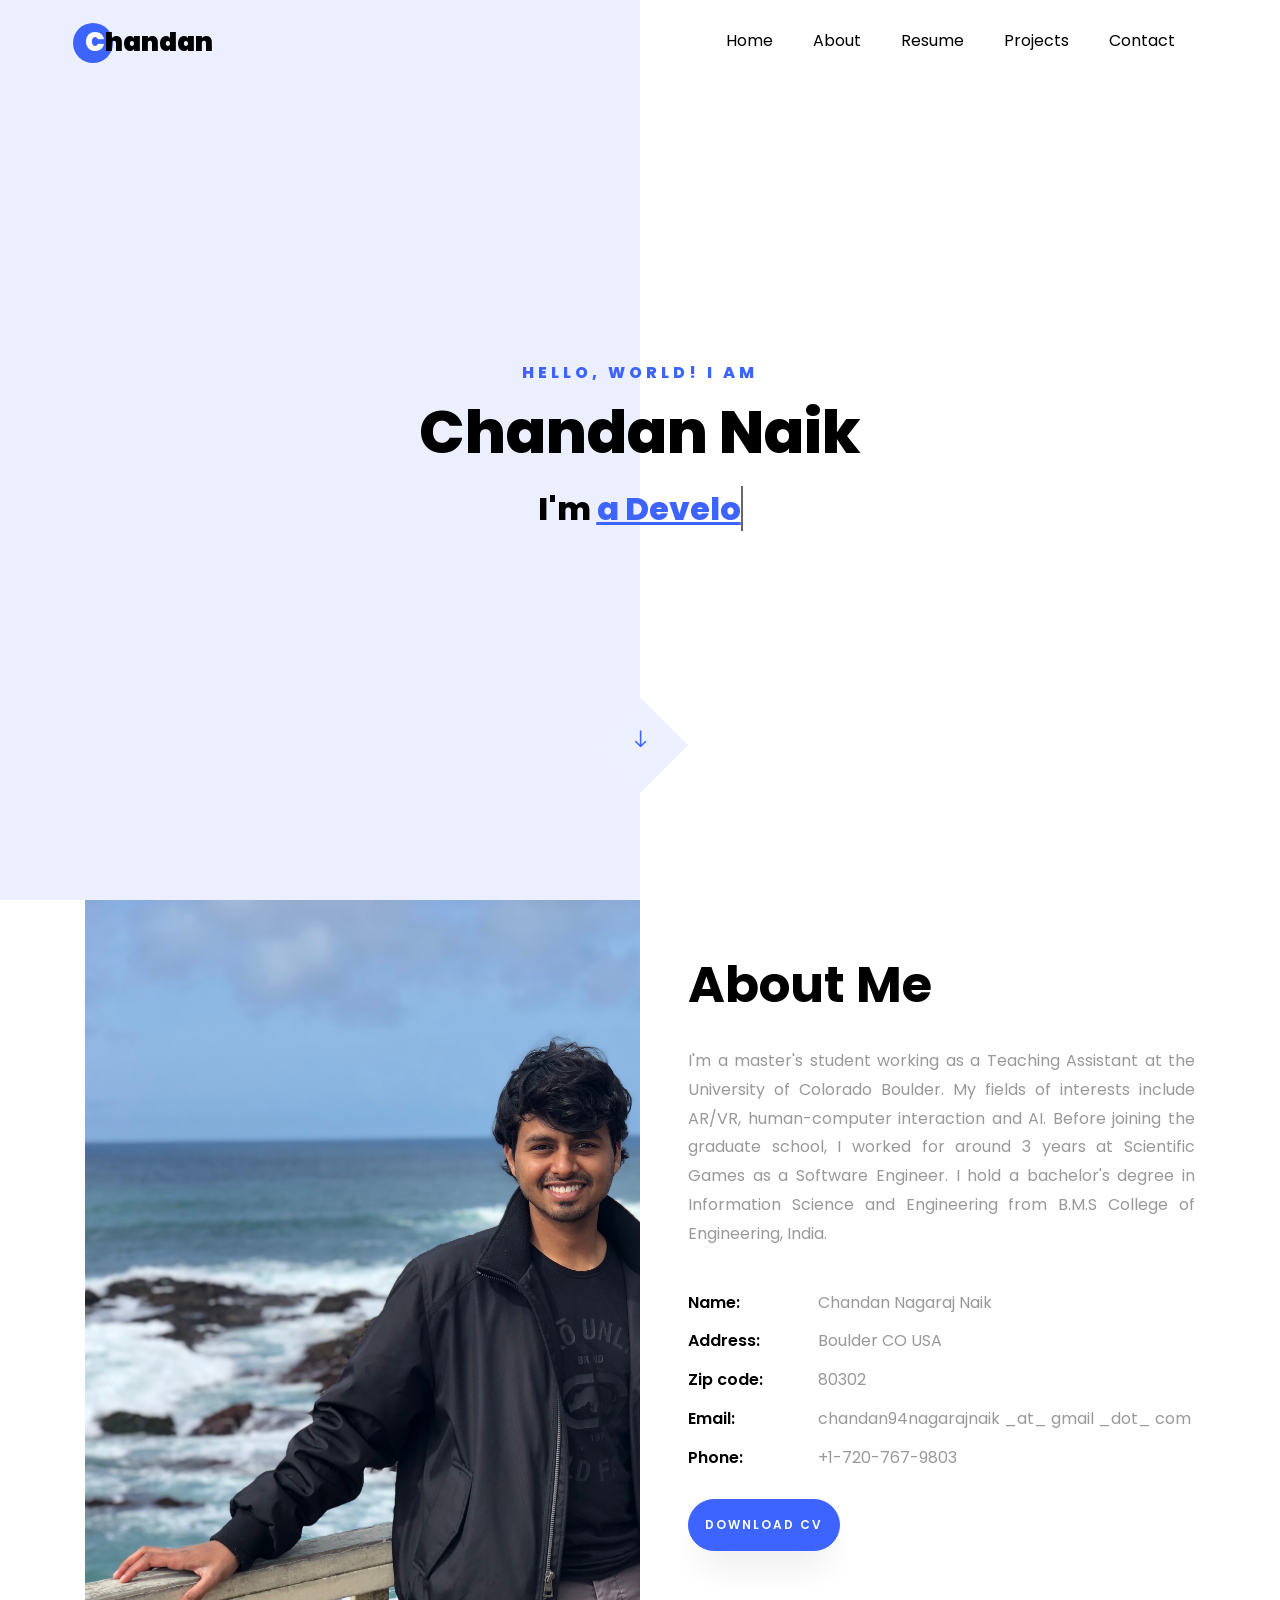
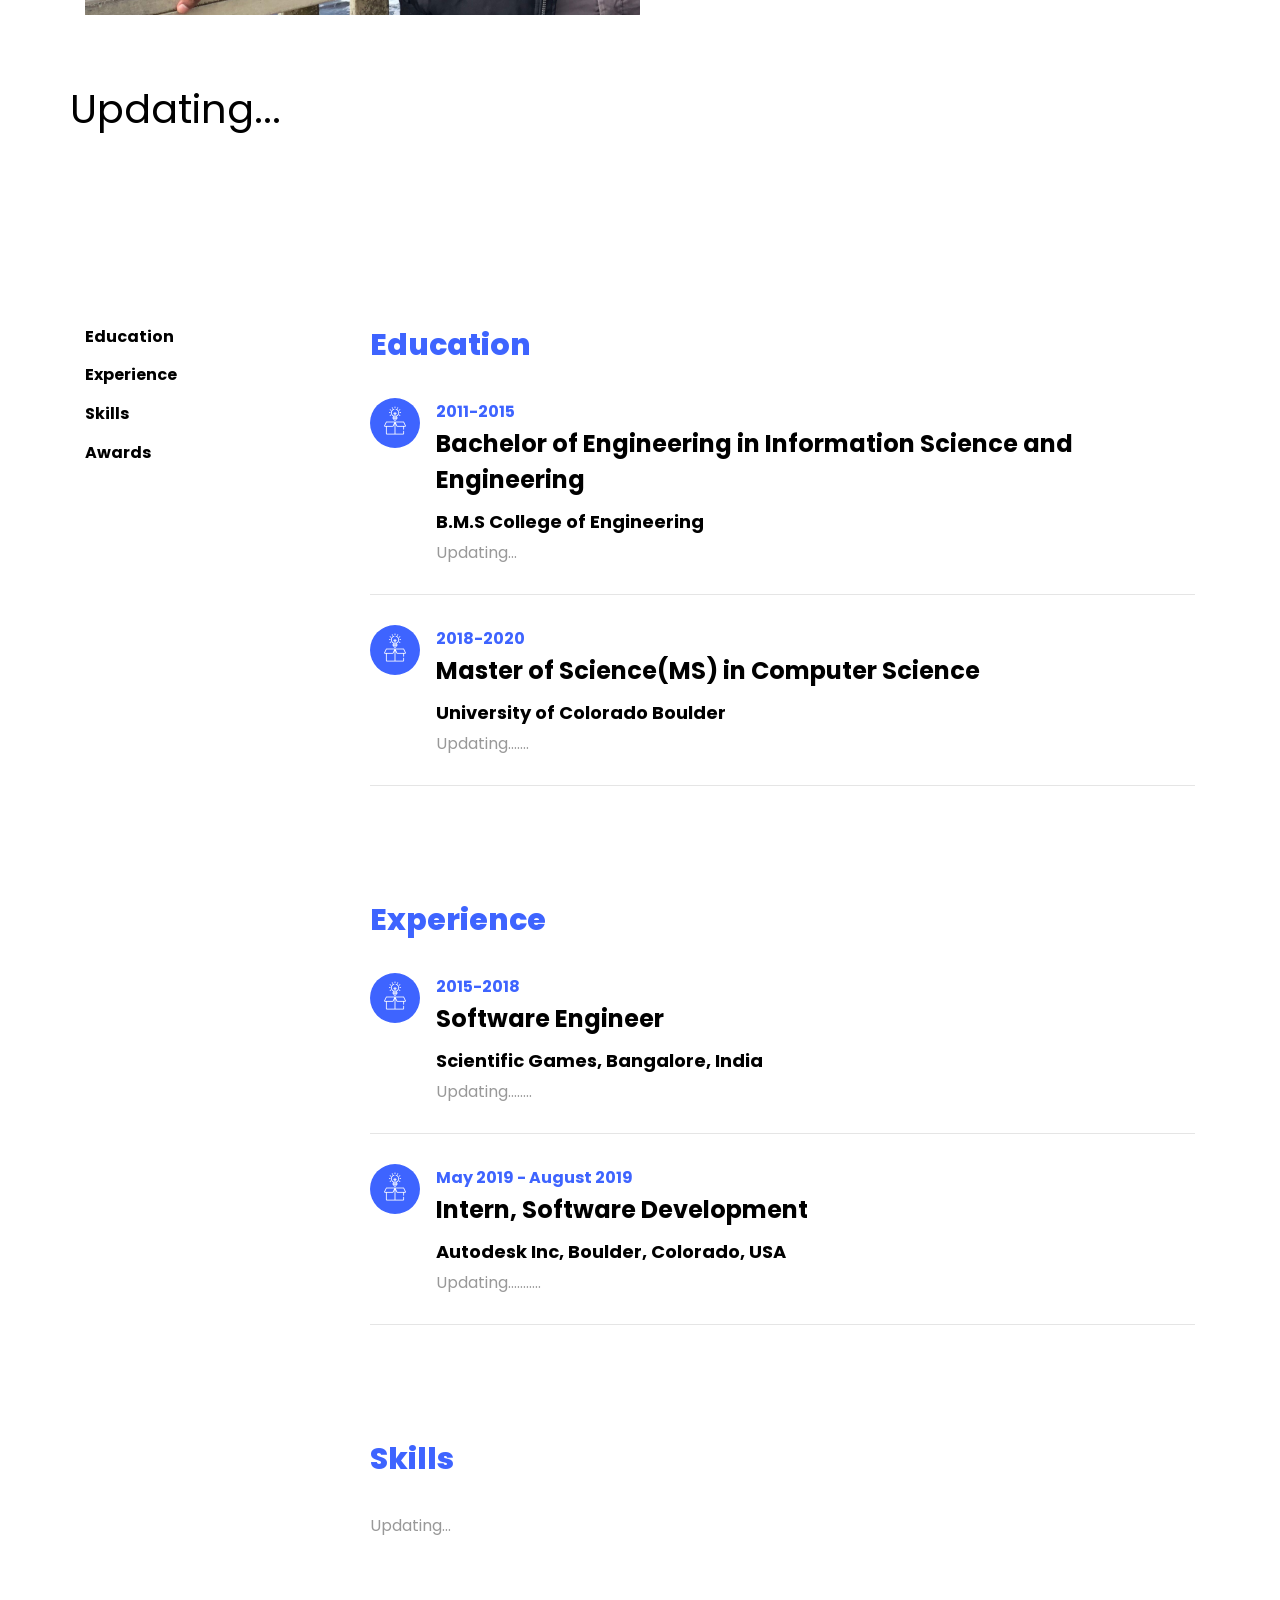
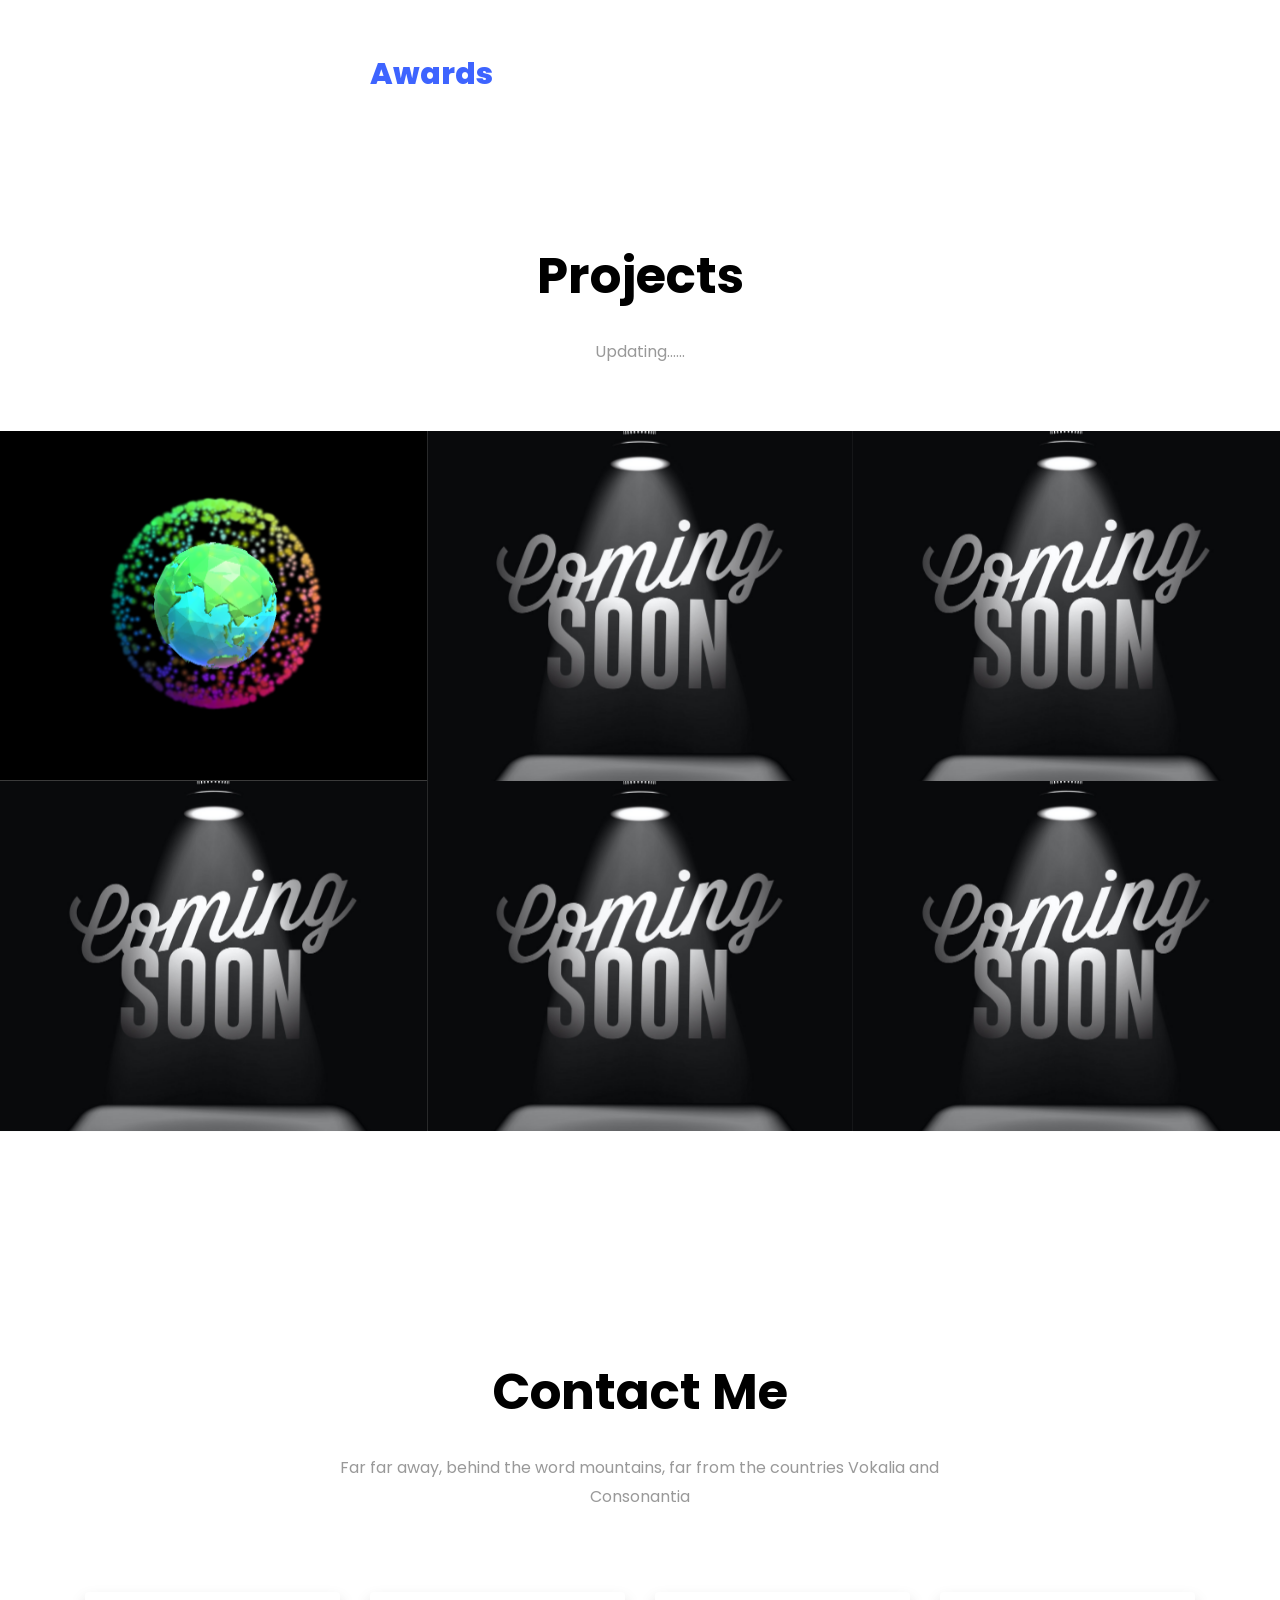
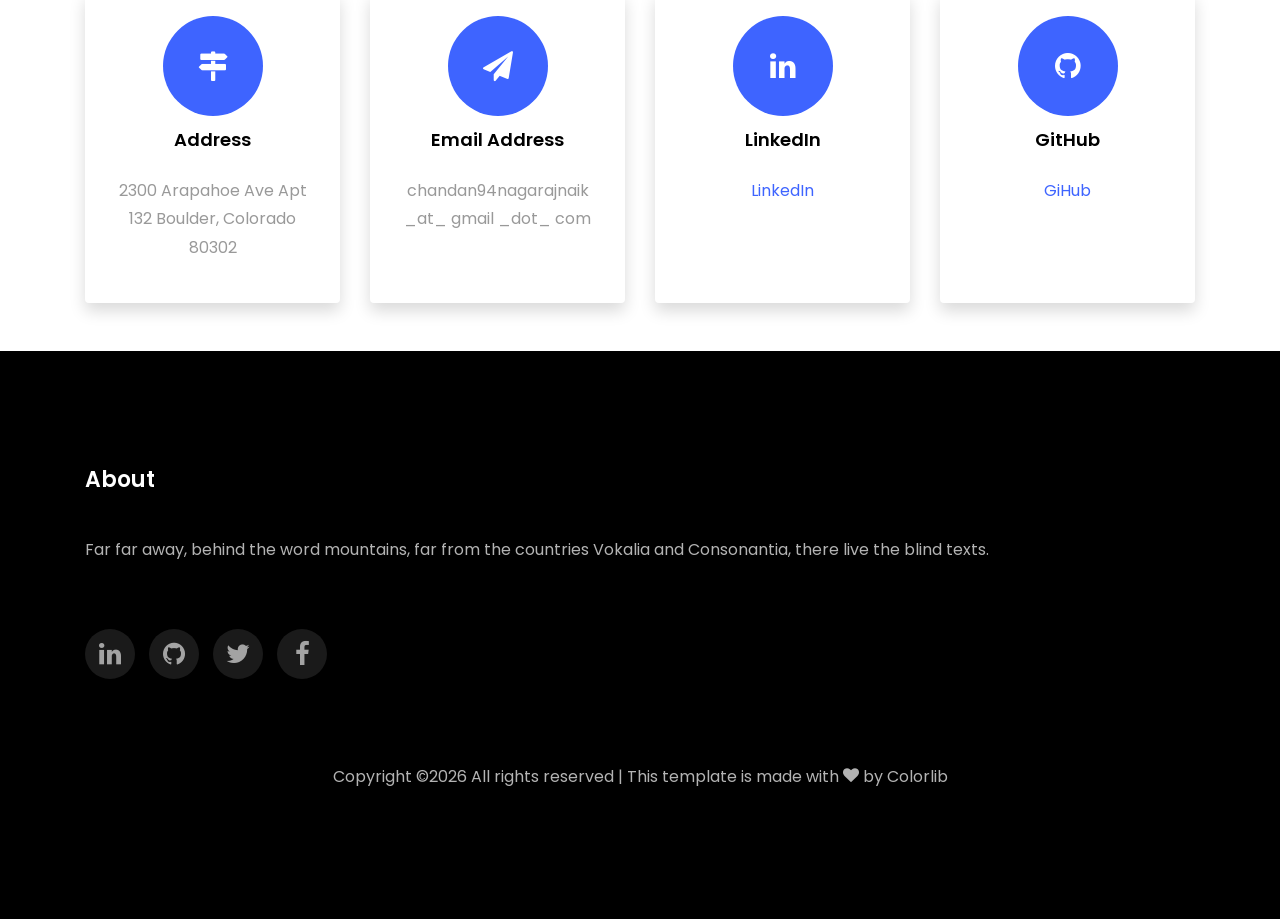
<file: index.html>
<!DOCTYPE html>
<html lang="en">
  <head>
    <title>Chandan Nagaraj Naik</title>
    <meta charset="utf-8">
    <meta name="viewport" content="width=device-width, initial-scale=1, shrink-to-fit=no">
    
    <link href="https://fonts.googleapis.com/css?family=Poppins:100,200,300,400,500,600,700,800,900" rel="stylesheet">

    <link rel="stylesheet" href="css/open-iconic-bootstrap.min.css">
    <link rel="stylesheet" href="css/animate.css">
    
    <link rel="stylesheet" href="css/owl.carousel.min.css">
    <link rel="stylesheet" href="css/owl.theme.default.min.css">
    <link rel="stylesheet" href="css/magnific-popup.css">

    <link rel="stylesheet" href="css/aos.css">

    <link rel="stylesheet" href="css/ionicons.min.css">
    
    <link rel="stylesheet" href="css/flaticon.css">
    <link rel="stylesheet" href="css/icomoon.css">
    <link rel="stylesheet" href="css/style.css">
  </head>
  <body data-spy="scroll" data-target=".site-navbar-target" data-offset="300">
	  
	  
    <nav class="navbar navbar-expand-lg navbar-dark ftco_navbar ftco-navbar-light site-navbar-target" id="ftco-navbar">
	    <div class="container">
	      <a class="navbar-brand" href="index.html"><span>C</span>handan</a>
	      <button class="navbar-toggler js-fh5co-nav-toggle fh5co-nav-toggle" type="button" data-toggle="collapse" data-target="#ftco-nav" aria-controls="ftco-nav" aria-expanded="false" aria-label="Toggle navigation">
	        <span class="oi oi-menu"></span> Menu
	      </button>

	      <div class="collapse navbar-collapse" id="ftco-nav">
	        <ul class="navbar-nav nav ml-auto">
	          <li class="nav-item"><a href="#home-section" class="nav-link"><span>Home</span></a></li>
	          <li class="nav-item"><a href="#about-section" class="nav-link"><span>About</span></a></li>
	          <li class="nav-item"><a href="#resume-section" class="nav-link"><span>Resume</span></a></li>
	          <li class="nav-item"><a href="#projects-section" class="nav-link"><span>Projects</span></a></li>
	          <li class="nav-item"><a href="#contact-section" class="nav-link"><span>Contact</span></a></li>
	        </ul>
	      </div>
	    </div>
	  </nav>
	  <section class="hero-wrap js-fullheight">
      <div class="overlay"></div>
      <div class="container">
        <div class="row no-gutters slider-text js-fullheight justify-content-center align-items-center">
          <div class="col-lg-8 col-md-6 ftco-animate d-flex align-items-center">
          	<div class="text text-center">
          		<span class="subheading">Hello, World! I am</span>
		  				<h1>Chandan Naik</h1>
			  				<h2>I'm
								  <span
								     class="txt-rotate"
								     data-period="2000"
								     data-rotate='[ "a Developer.", "a Technophile.", "a Sports Enthusiast.", "an Engineer!"]'></span>
								</h2>
							</div>
            </div>
          </div>
        </div>
      </div>
      <div class="mouse">
				<a href="#" class="mouse-icon">
					<div class="mouse-wheel"><span class="ion-ios-arrow-round-down"></span></div>
				</a>
			</div>
    </section>

    <section class="ftco-about img ftco-section ftco-no-pt ftco-no-pb" id="about-section">
    	<div class="container">
    		<div class="row d-flex no-gutters">
    			<div class="col-md-6 col-lg-6 d-flex">
    				<div class="img-about img d-flex align-items-stretch">
    					<div class="overlay"></div>
	    				<div class="img d-flex align-self-stretch align-items-center" style="background-image:url(images/about.jpg);">
	    				</div>
    				</div>
    			</div>
    			<div class="col-md-6 col-lg-6 pl-md-5 py-5">
    				<div class="row justify-content-start pb-3">
		          <div class="col-md-12 heading-section ftco-animate">
		          	<h1 class="big">About</h1>
		            <h2 class="mb-4">About Me</h2>
		            <p align= "justify"  >
							I'm a master's student working as a Teaching Assistant at the University of Colorado Boulder. My fields of interests include AR/VR, human-computer interaction and AI. 
							Before joining the graduate school, I worked for around 3 years at Scientific Games as a Software Engineer. 
							I hold a bachelor's degree in Information Science and Engineering from B.M.S College of Engineering, India.
					</p>
		            <ul class="about-info mt-4 px-md-0 px-2">
		            	<li class="d-flex"><span>Name:</span> <span>Chandan Nagaraj Naik</span></li>
		            	<!-- <li class="d-flex"><span>Date of birth:</span> <span>November 28, 1989</span></li> -->
		            	<li class="d-flex"><span>Address:</span> <span>Boulder CO USA</span></li>
		            	<li class="d-flex"><span>Zip code:</span> <span>80302</span></li>
		            	<li class="d-flex"><span>Email:</span> <span>chandan94nagarajnaik _at_ gmail _dot_ com</span></li>
		            	<li class="d-flex"><span>Phone: </span> <span>+1-720-767-9803</span></li>
		            </ul>
		          </div>
		        </div>
	         
              <div class="text">
                <p><a href="files/Chandan_Nagaraj_Naik_Resume.pdf" class="btn btn-primary py-3 px-3">Download CV</a></p>
			  </div>
			  
	        </div>
        </div>
    	</div>
    </section>

    <section class="ftco-section ftco-partner">
    	<div class="container">
    		<div class="row">
    			<!-- <div class="col-sm ftco-animate">
    				<a href="#" class="partner"><img src="images/partner-1.png" class="img-fluid" alt="Colorlib Template"></a>
    			</div>
    			<div class="col-sm ftco-animate">
    				<a href="#" class="partner"><img src="images/partner-2.png" class="img-fluid" alt="Colorlib Template"></a>
    			</div>
    			<div class="col-sm ftco-animate">
    				<a href="#" class="partner"><img src="images/partner-3.png" class="img-fluid" alt="Colorlib Template"></a>
    			</div>
    			<div class="col-sm ftco-animate">
    				<a href="#" class="partner"><img src="images/partner-4.png" class="img-fluid" alt="Colorlib Template"></a>
    			</div>
    			<div class="col-sm ftco-animate">
    				<a href="#" class="partner"><img src="images/partner-5.png" class="img-fluid" alt="Colorlib Template"></a>
				</div> -->
				<h1>Updating...</h1>
    		</div>
    	</div>
    </section>

    <section class="ftco-section ftco-no-pb goto-here" id="resume-section">
    	<div class="container">
    		<div class="row">
    			<div class="col-md-3">
				    <nav id="navi">
					    <ul>
					      <li><a href="#page-1">Education</a></li>
					      <li><a href="#page-2">Experience</a></li>
					      <li><a href="#page-3">Skills</a></li>
					      <li><a href="#page-4">Awards</a></li>
					    </ul>
					  </nav>
					</div>
					<div class="col-md-9">
					  <div id="page-1" class= "page one">
					  	<h2 class="heading">Education</h2>
					    <div class="resume-wrap d-flex ftco-animate">
					    	<div class="icon d-flex align-items-center justify-content-center">
					    		<span class="flaticon-ideas"></span>
					    	</div>
					    	<div class="text pl-3">
		    					<span class="date">2011-2015</span>
		    					<h2>Bachelor of Engineering in Information Science and Engineering</h2>
		    					<span class="position">B.M.S College of Engineering</span>
		    					<p>Updating...</p>
	    					</div>
	    				</div>
	    				<div class="resume-wrap d-flex ftco-animate">
	    					<div class="icon d-flex align-items-center justify-content-center">
					    		<span class="flaticon-ideas"></span>
					    	</div>
					    	<div class="text pl-3">
		    					<span class="date">2018-2020</span>
		    					<h2>Master of Science(MS) in Computer Science</h2>
		    					<span class="position">University of Colorado Boulder</span>
		    					<p>Updating.......</p>
		    				</div>
	    				</div>
	    			
					  </div>

					  <div id="page-2" class= "page two">
					  	<h2 class="heading">Experience</h2>
					    <div class="resume-wrap d-flex ftco-animate">
					    	<div class="icon d-flex align-items-center justify-content-center">
					    		<span class="flaticon-ideas"></span>
					    	</div>
					    	<div class="text pl-3">
		    					<span class="date">2015-2018</span>
		    					<h2>Software Engineer</h2>
		    					<span class="position">Scientific Games, Bangalore, India</span>
		    					<p>Updating........</p>
		    				</div>
	    				</div>
	    				<div class="resume-wrap d-flex ftco-animate">
	    					<div class="icon d-flex align-items-center justify-content-center">
					    		<span class="flaticon-ideas"></span>
					    	</div>
					    	<div class="text pl-3">
		    					<span class="date">May 2019 - August 2019</span>
		    					<h2>Intern, Software Development</h2>
		    					<span class="position">Autodesk Inc, Boulder, Colorado, USA</span>
		    					<p>Updating...........</p>
		    				</div>
						</div>
						
					  </div>
					  <div id="page-3" class= "page three">
						  <h2 class="heading">Skills</h2>
						  <p>Updating...</p>
					  	<!-- <div class="row">
					  		<div class="col-md-6 animate-box">
									<div class="progress-wrap ftco-animate">
										<h3>Photoshop</h3>
										<div class="progress">
										 	<div class="progress-bar color-1" role="progressbar" aria-valuenow="90"
										  	aria-valuemin="0" aria-valuemax="100" style="width:90%">
										    <span>90%</span>
										  	</div>
										</div>
									</div>
								</div>
								<div class="col-md-6 animate-box">
									<div class="progress-wrap ftco-animate">
										<h3>jQuery</h3>
										<div class="progress">
										 	<div class="progress-bar color-2" role="progressbar" aria-valuenow="85"
										  	aria-valuemin="0" aria-valuemax="100" style="width:85%">
										    <span>85%</span>
										  	</div>
										</div>
									</div>
								</div>
								<div class="col-md-6 animate-box">
									<div class="progress-wrap ftco-animate">
										<h3>HTML5</h3>
										<div class="progress">
										 	<div class="progress-bar color-3" role="progressbar" aria-valuenow="95"
										  	aria-valuemin="0" aria-valuemax="100" style="width:95%">
										    <span>95%</span>
										  	</div>
										</div>
									</div>
								</div>
								<div class="col-md-6 animate-box">
									<div class="progress-wrap ftco-animate">
										<h3>CSS3</h3>
										<div class="progress">
										 	<div class="progress-bar color-4" role="progressbar" aria-valuenow="90"
										  	aria-valuemin="0" aria-valuemax="100" style="width:90%">
										    <span>90%</span>
										  	</div>
										</div>
									</div>
								</div>
								<div class="col-md-6 animate-box">
									<div class="progress-wrap ftco-animate">
										<h3>WordPress</h3>
										<div class="progress">
										 	<div class="progress-bar color-5" role="progressbar" aria-valuenow="70"
										  	aria-valuemin="0" aria-valuemax="100" style="width:70%">
										    <span>70%</span>
										  	</div>
										</div>
									</div>
								</div>
								<div class="col-md-6 animate-box">
									<div class="progress-wrap ftco-animate">
										<h3>SEO</h3>
										<div class="progress">
										 	<div class="progress-bar color-6" role="progressbar" aria-valuenow="80"
										  	aria-valuemin="0" aria-valuemax="100" style="width:80%">
										    <span>80%</span>
										  	</div>
										</div>
									</div>
								</div>
					  	</div> -->
					  </div>
					  <div id="page-4" class= "page four">
						<h2 class="heading">Awards</h2>
						
					    <!-- <div class="resume-wrap d-flex ftco-animate">
					    	<div class="icon d-flex align-items-center justify-content-center">
					    		<span class="flaticon-ideas"></span>
					    	</div>
					    	<div class="text pl-3">
		    					<span class="date">2014-2015</span>
		    					<h2>Top 10 Web Developer</h2>
		    					<span class="position">Cambridge University</span>
		    					<p>A small river named Duden flows by their place and supplies it with the necessary regelialia. It is a paradisematic country, in which roasted parts of sentences fly into your mouth.</p>
	    					</div>
	    				</div>
	    				<div class="resume-wrap d-flex ftco-animate">
	    					<div class="icon d-flex align-items-center justify-content-center">
					    		<span class="flaticon-ideas"></span>
					    	</div>
					    	<div class="text pl-3">
		    					<span class="date">2014-2015</span>
		    					<h2>Top 5 LeaderShip Exellence Winner</h2>
		    					<span class="position">Cambridge University</span>
		    					<p>A small river named Duden flows by their place and supplies it with the necessary regelialia. It is a paradisematic country, in which roasted parts of sentences fly into your mouth.</p>
		    				</div>
	    				</div>
	    				<div class="resume-wrap d-flex ftco-animate">
	    					<div class="icon d-flex align-items-center justify-content-center">
					    		<span class="flaticon-ideas"></span>
					    	</div>
					    	<div class="text pl-3">
		    					<span class="date">2014-2015</span>
		    					<h2>Top 4 Web Tester</h2>
		    					<span class="position">Cambridge University</span>
		    					<p>A small river named Duden flows by their place and supplies it with the necessary regelialia. It is a paradisematic country, in which roasted parts of sentences fly into your mouth.</p>
		    				</div>
	    				</div>
	    				<div class="resume-wrap d-flex ftco-animate">
	    					<div class="icon d-flex align-items-center justify-content-center">
					    		<span class="flaticon-ideas"></span>
					    	</div>
					    	<div class="text pl-3">
		    					<span class="date">2014-2015</span>
		    					<h2>Art &amp; Creative Director</h2>
		    					<span class="position">Cambridge University</span>
		    					<p>A small river named Duden flows by their place and supplies it with the necessary regelialia. It is a paradisematic country, in which roasted parts of sentences fly into your mouth.</p>
		    				</div>
	    				</div> -->
					  </div>
					</div>
			  </div>
    	</div>
    </section>

    <section class="ftco-section ftco-project" id="projects-section">
    	<div class="container-fluid px-md-0">
    		<div class="row no-gutters justify-content-center pb-5">
          <div class="col-md-12 heading-section text-center ftco-animate">
          	<h1 class="big big-2">Projects</h1>
            <h2 class="mb-4">Projects</h2>
            <p>Updating......</p>
          </div>
        </div>
    		<div class="row no-gutters">
    			<div class="col-md-4">
    				<div class="project img ftco-animate d-flex justify-content-center align-items-center" style="background-image: url(images/AREarthLogo.png);">
    					<div class="overlay"></div>
	    				<div class="text text-center p-4">
	    					<h3><a href="AREarth.html">AREarth</a></h3>
	    					<span>AR &amp; Information Visualization</span>
	    				</div>
    				</div>
  				</div>
  				<div class="col-md-4">
    				<div class="project img ftco-animate d-flex justify-content-center align-items-center" style="background-image: url(images/comingsoon.jpg);">
    					<div class="overlay"></div>
	    				<div class="text text-center p-4">
	    					<h3><a href="#">Updating...</a></h3>
	    					<span>Web Design</span>
	    				</div>
    				</div>
  				</div>

    			<div class="col-md-4">
						<div class="project img ftco-animate d-flex justify-content-center align-items-center" style="background-image: url(images/comingsoon.jpg);">
    					<div class="overlay"></div>
	    				<div class="text text-center p-4">
	    					<h3><a href="#">Updating...</a></h3>
	    					<span>Web Design</span>
	    				</div>
    				</div>
    			</div>
    			<div class="col-md-4">
						<div class="project img ftco-animate d-flex justify-content-center align-items-center" style="background-image: url(images/comingsoon.jpg);">
    					<div class="overlay"></div>
	    				<div class="text text-center p-4">
	    					<h3><a href="#">Updating...</a></h3>
	    					<span>Web Design</span>
	    				</div>
    				</div>
    			</div>
    			<div class="col-md-4">
						<div class="project img ftco-animate d-flex justify-content-center align-items-center" style="background-image: url(images/comingsoon.jpg);">
    					<div class="overlay"></div>
	    				<div class="text text-center p-4">
	    					<h3><a href="#">Updating...</a></h3>
	    					<span>Web Design</span>
	    				</div>
    				</div>
    			</div>
    			<div class="col-md-4">
						<div class="project img ftco-animate d-flex justify-content-center align-items-center" style="background-image: url(images/comingsoon.jpg);">
    					<div class="overlay"></div>
	    				<div class="text text-center p-4">
	    					<h3><a href="#">Updating...</a></h3>
	    					<span>Web Design</span>
	    				</div>
    				</div>
    			</div>
    		</div>
    	</div>
    </section>
<!-- 
    <section class="ftco-section ftco-no-pt ftco-no-pb ftco-counter img" id="section-counter">
    	<div class="container-fluid px-md-5">
				<div class="row d-md-flex align-items-center">
          <div class="col-md d-flex justify-content-center counter-wrap ftco-animate">
            <div class="block-18 shadow">
              <div class="text">
                <strong class="number" data-number="100">0</strong>
                <span>Awards</span>
              </div>
            </div>
          </div>
          <div class="col-md d-flex justify-content-center counter-wrap ftco-animate">
            <div class="block-18 shadow">
              <div class="text">
                <strong class="number" data-number="1200">0</strong>
                <span>Complete Projects</span>
              </div>
            </div>
          </div>
          <div class="col-md d-flex justify-content-center counter-wrap ftco-animate">
            <div class="block-18 shadow">
              <div class="text">
                <strong class="number" data-number="1200">0</strong>
                <span>Happy Customers</span>
              </div>
            </div>
          </div>
          <div class="col-md d-flex justify-content-center counter-wrap ftco-animate">
            <div class="block-18 shadow">
              <div class="text">
                <strong class="number" data-number="500">0</strong>
                <span>Cups of coffee</span>
              </div>
            </div>
          </div>
        </div>
      </div>
    </section> -->

    <!-- <section class="ftco-section ftco-hireme img" style="background-image: url(images/bg_1.jpg)">
    	<div class="overlay"></div>
			<div class="container">
				<div class="row justify-content-center">
					<div class="col-md-7 ftco-animate text-center">
						<h2>I'm <span>Available</span> for freelancing</h2>
						<p>A small river named Duden flows by their place and supplies it with the necessary regelialia.</p>
						<p class="mb-0"><a href="#" class="btn btn-primary py-3 px-5">Hire me</a></p>
					</div>
				</div>
			</div>
		</section> -->

    <section class="ftco-section contact-section ftco-no-pb" id="contact-section">
      <div class="container">
      	<div class="row justify-content-center mb-5 pb-3">
          <div class="col-md-7 heading-section text-center ftco-animate">
            <h1 class="big big-2">Contact</h1>
            <h2 class="mb-4">Contact Me</h2>
            <p>Far far away, behind the word mountains, far from the countries Vokalia and Consonantia</p>
          </div>
        </div>

        <div class="row d-flex contact-info mb-5">
          <div class="col-md-6 col-lg-3 d-flex ftco-animate">
          	<div class="align-self-stretch box text-center p-4 shadow">
          		<div class="icon d-flex align-items-center justify-content-center">
          			<span class="icon-map-signs"></span>
          		</div>
          		<div>
	          		<h3 class="mb-4">Address</h3>
		            <p>2300 Arapahoe Ave Apt 132 Boulder, Colorado 80302</p>
		          </div>
	          </div>
		  </div>
		  <div class="col-md-6 col-lg-3 d-flex ftco-animate">
				<div class="align-self-stretch box text-center p-4 shadow">
					<div class="icon d-flex align-items-center justify-content-center">
						<span class="icon-paper-plane"></span>
					</div>
					<div>
						<h3 class="mb-4">Email Address</h3>
					  <p>chandan94nagarajnaik _at_ gmail _dot_ com</p>
					</div>
				</div>
		  </div>
          <div class="col-md-6 col-lg-3 d-flex ftco-animate">
          	<div class="align-self-stretch box text-center p-4 shadow">
          		<div class="icon d-flex align-items-center justify-content-center">
          			<span class="icon-linkedin"></span>
          		</div>
          		<div>
					<h3 class="mb-4">LinkedIn</h3>
					<p><a href="http://linkedin.com/in/chandannagarajnaik/">LinkedIn</a></p>
	            </div>
	          </div>
          </div>

          <div class="col-md-6 col-lg-3 d-flex ftco-animate">
          	<div class="align-self-stretch box text-center p-4 shadow">
          		<div class="icon d-flex align-items-center justify-content-center">
          			<span class="icon-github"></span>
          		</div>
          		<div>
	          		<h3 class="mb-4">GitHub</h3>
		            <p><a href="http://github.com/ChandanNaik">GiHub</a></p>
	            </div>
	          </div>
          </div>
        </div>
      </div>
    </section>
		

    <footer class="ftco-footer ftco-section">
      <div class="container">
        <div class="row mb-5">
          <div class="col-md">
            <div class="ftco-footer-widget mb-4">
              <h2 class="ftco-heading-2">About</h2>
              <p>Far far away, behind the word mountains, far from the countries Vokalia and Consonantia, there live the blind texts.</p>
              <ul class="ftco-footer-social list-unstyled float-md-left float-lft mt-5">

				<li class="ftco-animate"><a href="http://linkedin.com/in/chandannagarajnaik/"><span class="icon-linkedin"></span></a></li>
				<li class="ftco-animate"><a href="http://github.com/ChandanNaik"><span class="icon-github"></span></a></li>
                <li class="ftco-animate"><a href="https://twitter.com/ChandanNNaik"><span class="icon-twitter"></span></a></li>
                <li class="ftco-animate"><a href="https://www.facebook.com/chandan.n.naik"><span class="icon-facebook"></span></a></li>
                <li class="ftco-animate"><a href="http://instagram.com/chandan_n_naik/"><span class="icon-instagram"></span></a></li>
              </ul>
            </div>
          </div>
        </div>
        <div class="row">
          <div class="col-md-12 text-center">

            <p><!-- Link back to Colorlib can't be removed. Template is licensed under CC BY 3.0. -->
  Copyright &copy;<script>document.write(new Date().getFullYear());</script> All rights reserved | This template is made with <i class="icon-heart color-danger" aria-hidden="true"></i> by <a href="https://colorlib.com" target="_blank">Colorlib</a>
  <!-- Link back to Colorlib can't be removed. Template is licensed under CC BY 3.0. --></p>
          </div>
        </div>
      </div>
    </footer>
    
  

  <!-- loader -->
  <div id="ftco-loader" class="show fullscreen"><svg class="circular" width="48px" height="48px"><circle class="path-bg" cx="24" cy="24" r="22" fill="none" stroke-width="4" stroke="#eeeeee"/><circle class="path" cx="24" cy="24" r="22" fill="none" stroke-width="4" stroke-miterlimit="10" stroke="#F96D00"/></svg></div>


  <script src="js/jquery.min.js"></script>
  <script src="js/jquery-migrate-3.0.1.min.js"></script>
  <script src="js/popper.min.js"></script>
  <script src="js/bootstrap.min.js"></script>
  <script src="js/jquery.easing.1.3.js"></script>
  <script src="js/jquery.waypoints.min.js"></script>
  <script src="js/jquery.stellar.min.js"></script>
  <script src="js/owl.carousel.min.js"></script>
  <script src="js/jquery.magnific-popup.min.js"></script>
  <script src="js/aos.js"></script>
  <script src="js/jquery.animateNumber.min.js"></script>
  <script src="js/scrollax.min.js"></script>
  
  <script src="js/main.js"></script>
    
  </body>
</html>
</file>
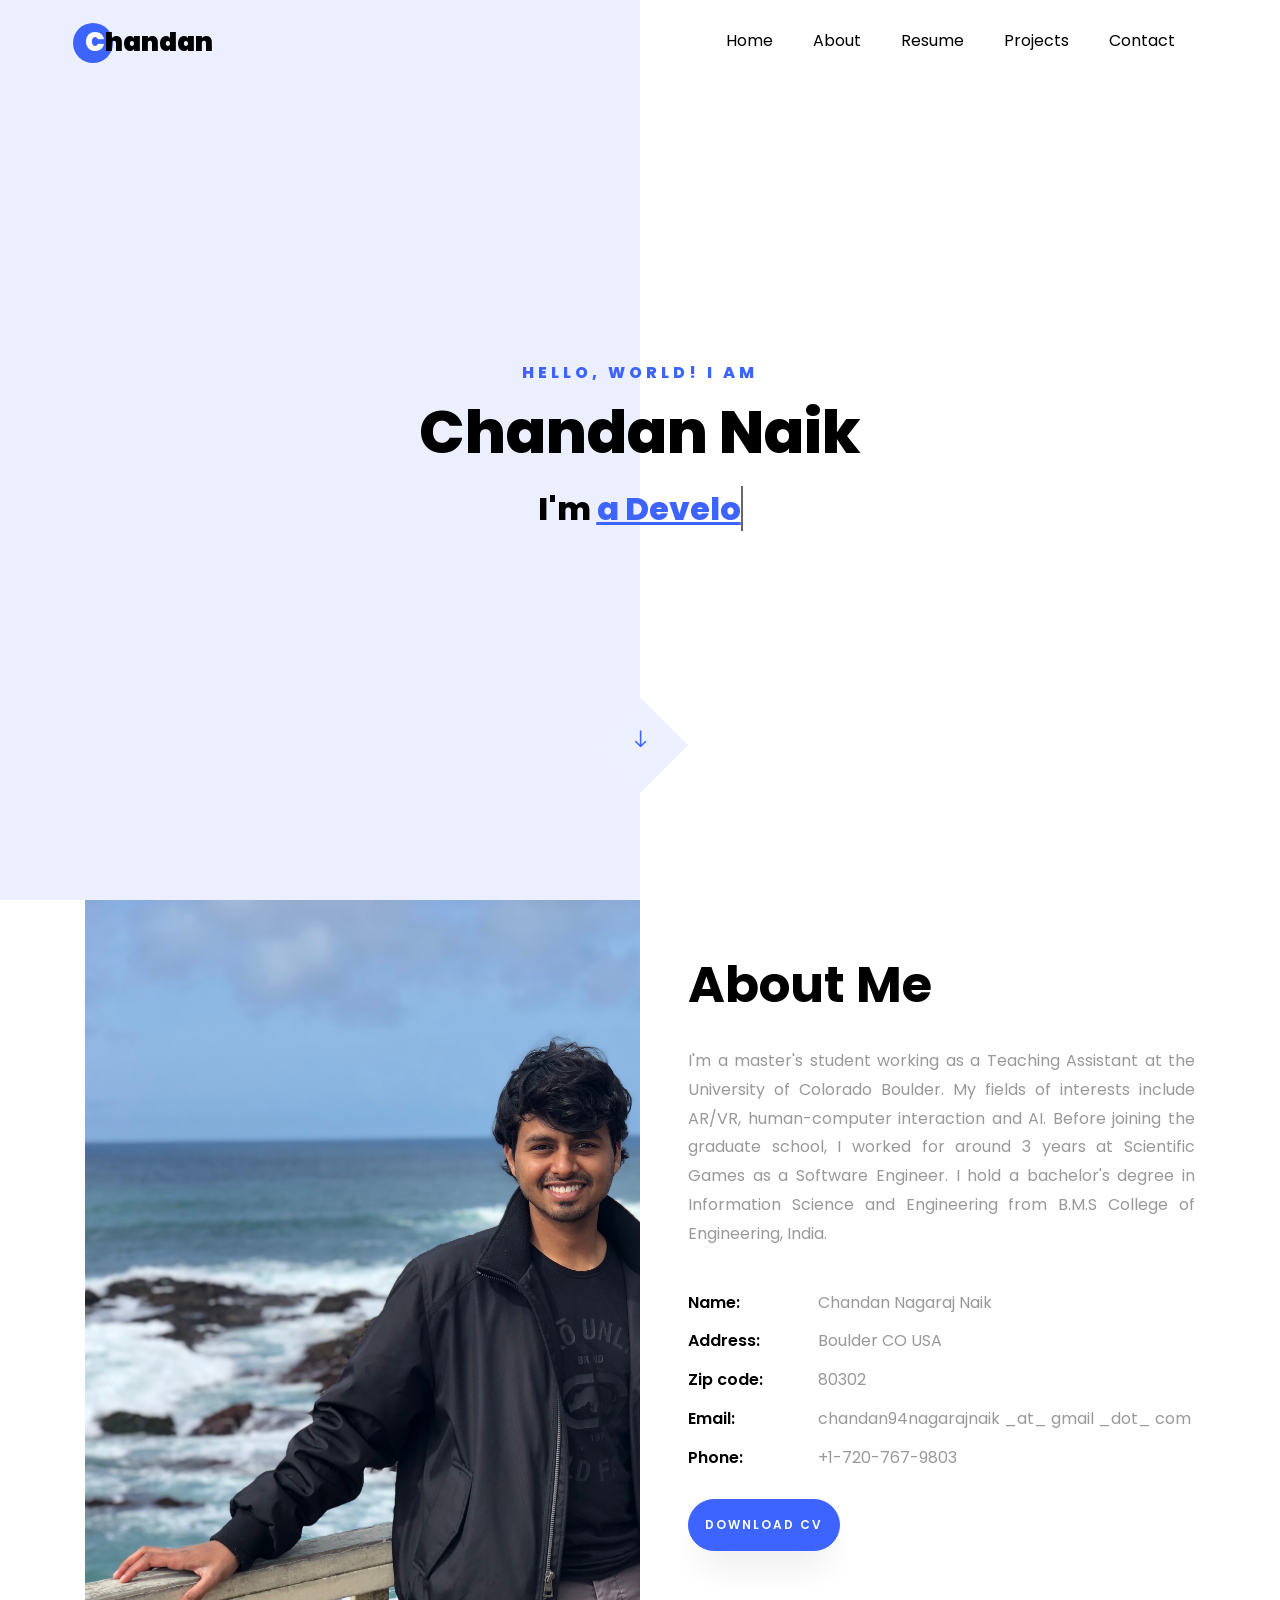
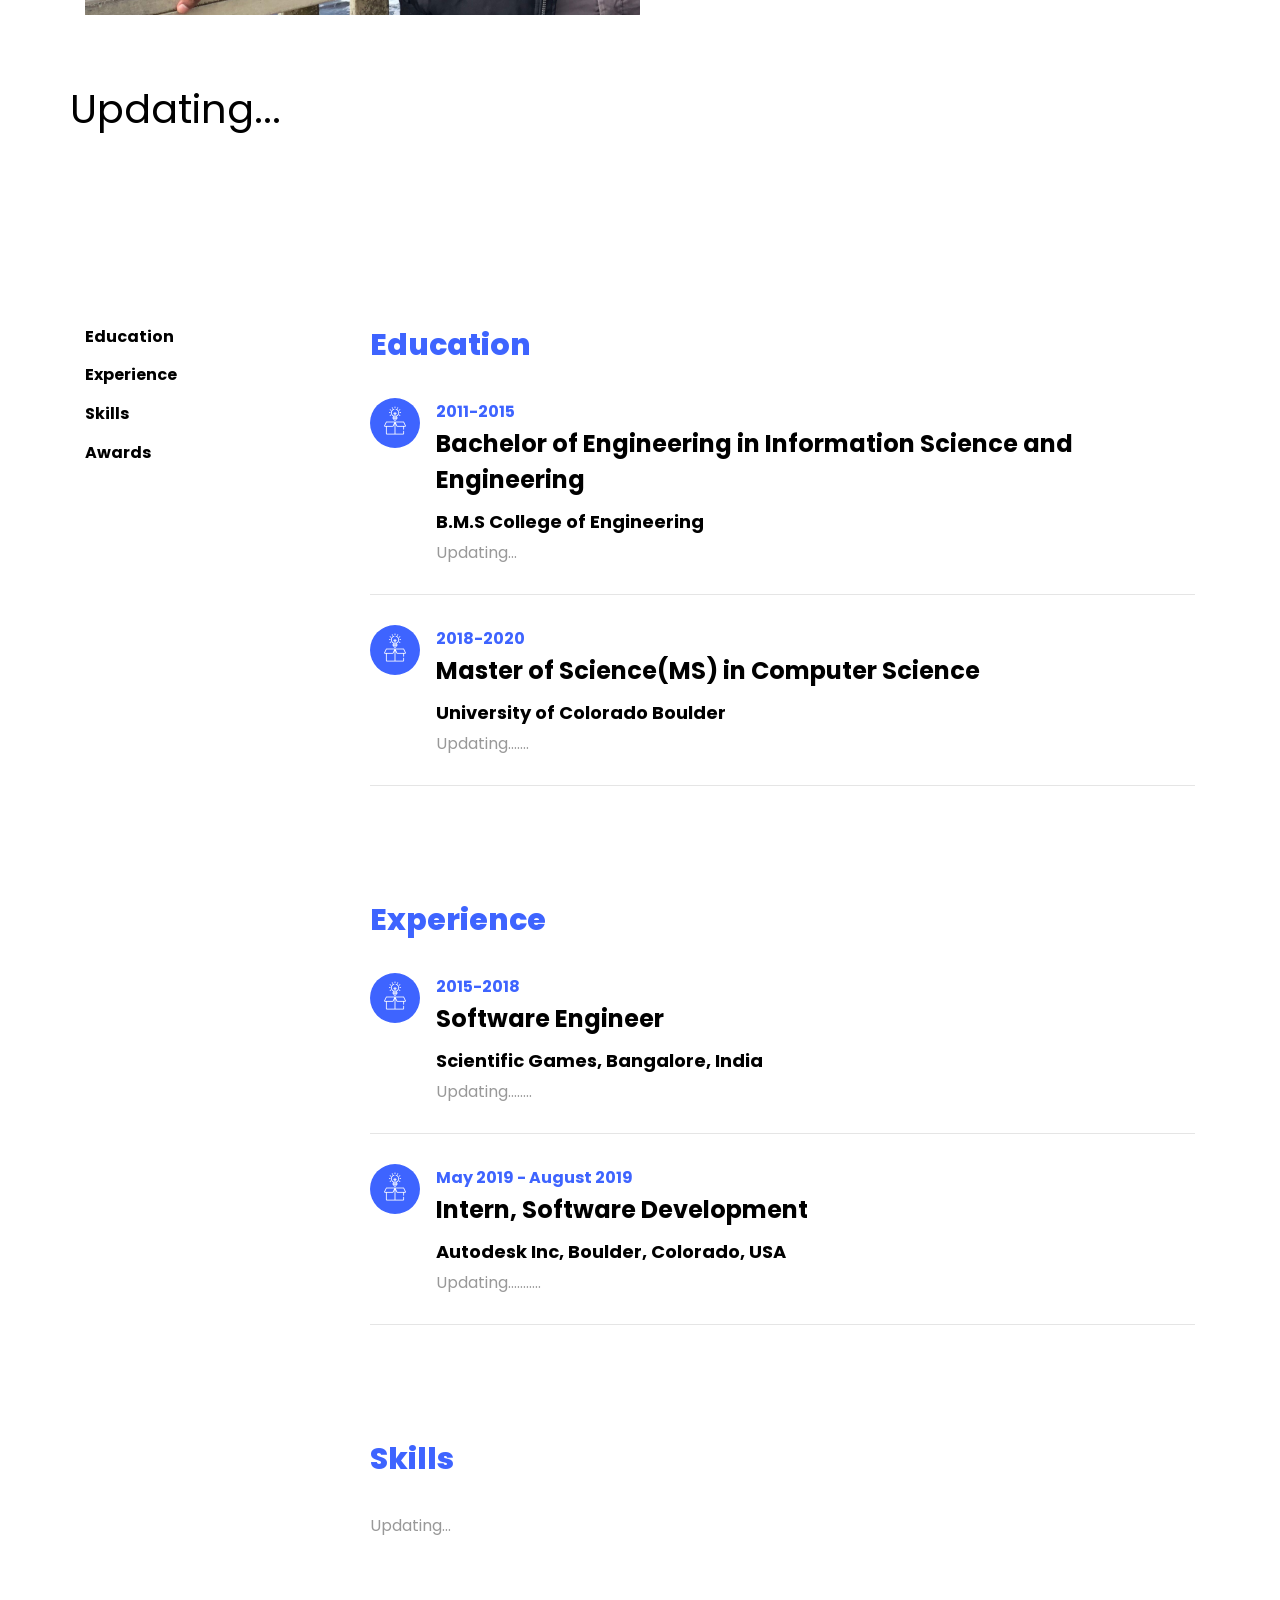
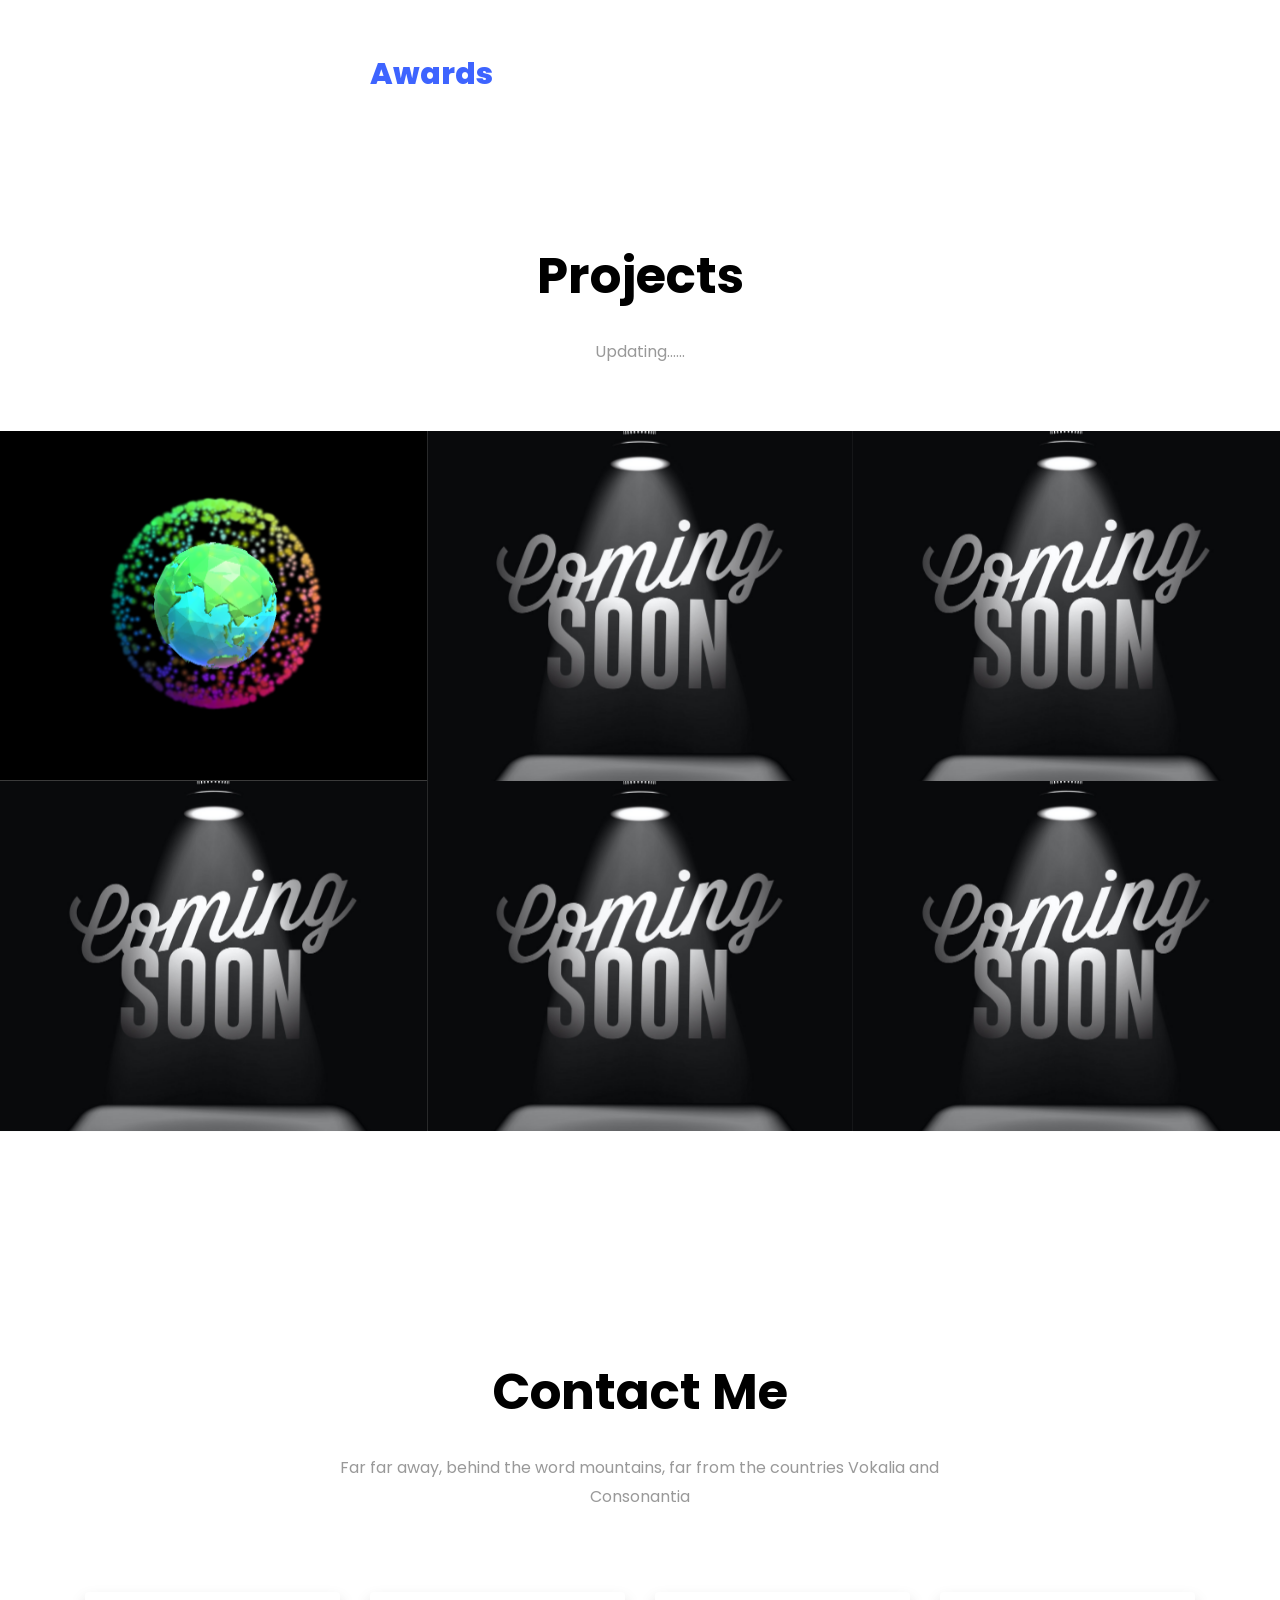
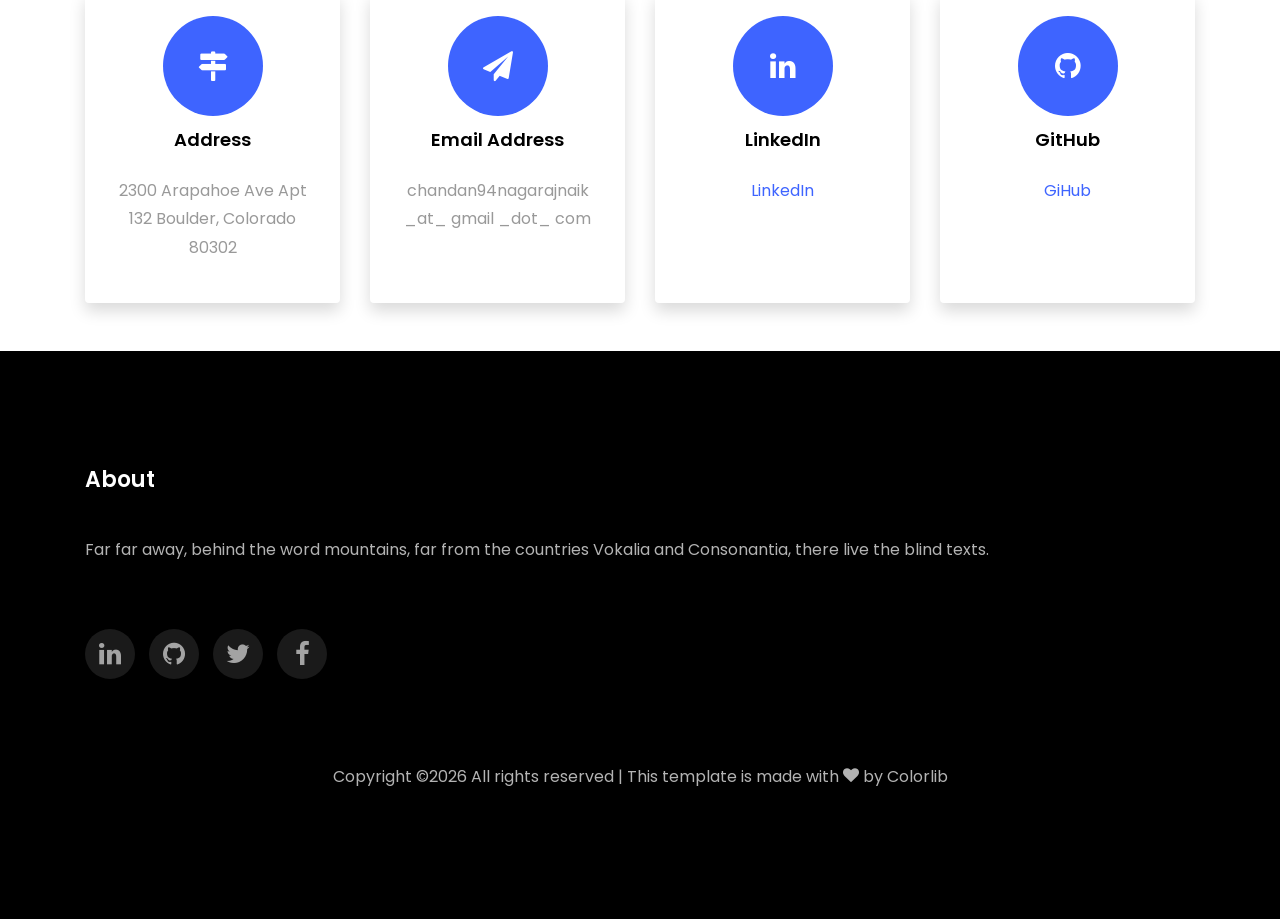
<file: current-profile/index.html>
<!DOCTYPE html>
<html lang="en">
  <head>
    <title>Chandan Nagaraj Naik</title>
    <meta charset="utf-8">
    <meta name="viewport" content="width=device-width, initial-scale=1, shrink-to-fit=no">
    
    <link href="https://fonts.googleapis.com/css?family=Poppins:100,200,300,400,500,600,700,800,900" rel="stylesheet">

    <link rel="stylesheet" href="css/open-iconic-bootstrap.min.css">
    <link rel="stylesheet" href="css/animate.css">
    
    <link rel="stylesheet" href="css/owl.carousel.min.css">
    <link rel="stylesheet" href="css/owl.theme.default.min.css">
    <link rel="stylesheet" href="css/magnific-popup.css">

    <link rel="stylesheet" href="css/aos.css">

    <link rel="stylesheet" href="css/ionicons.min.css">
    
    <link rel="stylesheet" href="css/flaticon.css">
    <link rel="stylesheet" href="css/icomoon.css">
    <link rel="stylesheet" href="css/style.css">
  </head>
  <body data-spy="scroll" data-target=".site-navbar-target" data-offset="300">
	  
	  
    <nav class="navbar navbar-expand-lg navbar-dark ftco_navbar ftco-navbar-light site-navbar-target" id="ftco-navbar">
	    <div class="container">
	      <a class="navbar-brand" href="index.html"><span>C</span>handan</a>
	      <button class="navbar-toggler js-fh5co-nav-toggle fh5co-nav-toggle" type="button" data-toggle="collapse" data-target="#ftco-nav" aria-controls="ftco-nav" aria-expanded="false" aria-label="Toggle navigation">
	        <span class="oi oi-menu"></span> Menu
	      </button>

	      <div class="collapse navbar-collapse" id="ftco-nav">
	        <ul class="navbar-nav nav ml-auto">
	          <li class="nav-item"><a href="#home-section" class="nav-link"><span>Home</span></a></li>
	          <li class="nav-item"><a href="#about-section" class="nav-link"><span>About</span></a></li>
	          <li class="nav-item"><a href="#resume-section" class="nav-link"><span>Resume</span></a></li>
	          <li class="nav-item"><a href="#projects-section" class="nav-link"><span>Projects</span></a></li>
	          <li class="nav-item"><a href="#contact-section" class="nav-link"><span>Contact</span></a></li>
	        </ul>
	      </div>
	    </div>
	  </nav>
	  <section class="hero-wrap js-fullheight">
      <div class="overlay"></div>
      <div class="container">
        <div class="row no-gutters slider-text js-fullheight justify-content-center align-items-center">
          <div class="col-lg-8 col-md-6 ftco-animate d-flex align-items-center">
          	<div class="text text-center">
          		<span class="subheading">Hello, World! I am</span>
		  				<h1>Chandan Naik</h1>
			  				<h2>I'm
								  <span
								     class="txt-rotate"
								     data-period="2000"
								     data-rotate='[ "a Developer.", "a Technophile.", "a Sports Enthusiast", "an Engineer"]'></span>
								</h2>
							</div>
            </div>
          </div>
        </div>
      </div>
      <div class="mouse">
				<a href="#" class="mouse-icon">
					<div class="mouse-wheel"><span class="ion-ios-arrow-round-down"></span></div>
				</a>
			</div>
    </section>

    <section class="ftco-about img ftco-section ftco-no-pt ftco-no-pb" id="about-section">
    	<div class="container">
    		<div class="row d-flex no-gutters">
    			<div class="col-md-6 col-lg-6 d-flex">
    				<div class="img-about img d-flex align-items-stretch">
    					<div class="overlay"></div>
	    				<div class="img d-flex align-self-stretch align-items-center" style="background-image:url(images/about.jpg);">
	    				</div>
    				</div>
    			</div>
    			<div class="col-md-6 col-lg-6 pl-md-5 py-5">
    				<div class="row justify-content-start pb-3">
		          <div class="col-md-12 heading-section ftco-animate">
		          	<h1 class="big">About</h1>
		            <h2 class="mb-4">About Me</h2>
		            <p align= "justify"  >
							I'm a master's student working as a Teaching Assistant at the University of Colorado Boulder. My fields of interests include AR/VR, human-computer interaction and AI. 
							Before joining the graduate school, I worked for around 3 years at Scientific Games as a Software Engineer. 
							I hold a bachelor's degree in Information Science and Engineering from B.M.S College of Engineering, India.
					</p>
		            <ul class="about-info mt-4 px-md-0 px-2">
		            	<li class="d-flex"><span>Name:</span> <span>Chandan Nagaraj Naik</span></li>
		            	<!-- <li class="d-flex"><span>Date of birth:</span> <span>November 28, 1989</span></li> -->
		            	<li class="d-flex"><span>Address:</span> <span>Boulder CO USA</span></li>
		            	<li class="d-flex"><span>Zip code:</span> <span>80302</span></li>
		            	<li class="d-flex"><span>Email:</span> <span>chandan94nagarajnaik _at_ gmail _dot_ com</span></li>
		            	<li class="d-flex"><span>Phone: </span> <span>+1-720-767-9803</span></li>
		            </ul>
		          </div>
		        </div>
	         
              <div class="text">
                <p><a href="files/Chandan_Resume.pdf" class="btn btn-primary py-3 px-3">Download CV</a></p>
			  </div>
			  
	        </div>
        </div>
    	</div>
    </section>

    <section class="ftco-section ftco-partner">
    	<div class="container">
    		<div class="row">
    			<!-- <div class="col-sm ftco-animate">
    				<a href="#" class="partner"><img src="images/partner-1.png" class="img-fluid" alt="Colorlib Template"></a>
    			</div>
    			<div class="col-sm ftco-animate">
    				<a href="#" class="partner"><img src="images/partner-2.png" class="img-fluid" alt="Colorlib Template"></a>
    			</div>
    			<div class="col-sm ftco-animate">
    				<a href="#" class="partner"><img src="images/partner-3.png" class="img-fluid" alt="Colorlib Template"></a>
    			</div>
    			<div class="col-sm ftco-animate">
    				<a href="#" class="partner"><img src="images/partner-4.png" class="img-fluid" alt="Colorlib Template"></a>
    			</div>
    			<div class="col-sm ftco-animate">
    				<a href="#" class="partner"><img src="images/partner-5.png" class="img-fluid" alt="Colorlib Template"></a>
				</div> -->
				<h1>Updating...</h1>
    		</div>
    	</div>
    </section>

    <section class="ftco-section ftco-no-pb goto-here" id="resume-section">
    	<div class="container">
    		<div class="row">
    			<div class="col-md-3">
				    <nav id="navi">
					    <ul>
					      <li><a href="#page-1">Education</a></li>
					      <li><a href="#page-2">Experience</a></li>
					      <li><a href="#page-3">Skills</a></li>
					      <li><a href="#page-4">Awards</a></li>
					    </ul>
					  </nav>
					</div>
					<div class="col-md-9">
					  <div id="page-1" class= "page one">
					  	<h2 class="heading">Education</h2>
					    <div class="resume-wrap d-flex ftco-animate">
					    	<div class="icon d-flex align-items-center justify-content-center">
					    		<span class="flaticon-ideas"></span>
					    	</div>
					    	<div class="text pl-3">
		    					<span class="date">2011-2015</span>
		    					<h2>Bachelor of Engineering in Information Science and Engineering</h2>
		    					<span class="position">B.M.S College of Engineering</span>
		    					<p>Updating...</p>
	    					</div>
	    				</div>
	    				<div class="resume-wrap d-flex ftco-animate">
	    					<div class="icon d-flex align-items-center justify-content-center">
					    		<span class="flaticon-ideas"></span>
					    	</div>
					    	<div class="text pl-3">
		    					<span class="date">2018-2020</span>
		    					<h2>Master of Science(MS) in Computer Science</h2>
		    					<span class="position">University of Colorado Boulder</span>
		    					<p>Updating.......</p>
		    				</div>
	    				</div>
	    			
					  </div>

					  <div id="page-2" class= "page two">
					  	<h2 class="heading">Experience</h2>
					    <div class="resume-wrap d-flex ftco-animate">
					    	<div class="icon d-flex align-items-center justify-content-center">
					    		<span class="flaticon-ideas"></span>
					    	</div>
					    	<div class="text pl-3">
		    					<span class="date">2015-2018</span>
		    					<h2>Software Engineer</h2>
		    					<span class="position">Scientific Games, Bangalore, India</span>
		    					<p>Updating........</p>
		    				</div>
	    				</div>
	    				<div class="resume-wrap d-flex ftco-animate">
	    					<div class="icon d-flex align-items-center justify-content-center">
					    		<span class="flaticon-ideas"></span>
					    	</div>
					    	<div class="text pl-3">
		    					<span class="date">May 2019 - August 2019</span>
		    					<h2>Intern, Software Development</h2>
		    					<span class="position">Autodesk Inc, Boulder, Colorado, USA</span>
		    					<p>Updating...........</p>
		    				</div>
						</div>
						
					  </div>
					  <div id="page-3" class= "page three">
						  <h2 class="heading">Skills</h2>
						  <p>Updating...</p>
					  	<!-- <div class="row">
					  		<div class="col-md-6 animate-box">
									<div class="progress-wrap ftco-animate">
										<h3>Photoshop</h3>
										<div class="progress">
										 	<div class="progress-bar color-1" role="progressbar" aria-valuenow="90"
										  	aria-valuemin="0" aria-valuemax="100" style="width:90%">
										    <span>90%</span>
										  	</div>
										</div>
									</div>
								</div>
								<div class="col-md-6 animate-box">
									<div class="progress-wrap ftco-animate">
										<h3>jQuery</h3>
										<div class="progress">
										 	<div class="progress-bar color-2" role="progressbar" aria-valuenow="85"
										  	aria-valuemin="0" aria-valuemax="100" style="width:85%">
										    <span>85%</span>
										  	</div>
										</div>
									</div>
								</div>
								<div class="col-md-6 animate-box">
									<div class="progress-wrap ftco-animate">
										<h3>HTML5</h3>
										<div class="progress">
										 	<div class="progress-bar color-3" role="progressbar" aria-valuenow="95"
										  	aria-valuemin="0" aria-valuemax="100" style="width:95%">
										    <span>95%</span>
										  	</div>
										</div>
									</div>
								</div>
								<div class="col-md-6 animate-box">
									<div class="progress-wrap ftco-animate">
										<h3>CSS3</h3>
										<div class="progress">
										 	<div class="progress-bar color-4" role="progressbar" aria-valuenow="90"
										  	aria-valuemin="0" aria-valuemax="100" style="width:90%">
										    <span>90%</span>
										  	</div>
										</div>
									</div>
								</div>
								<div class="col-md-6 animate-box">
									<div class="progress-wrap ftco-animate">
										<h3>WordPress</h3>
										<div class="progress">
										 	<div class="progress-bar color-5" role="progressbar" aria-valuenow="70"
										  	aria-valuemin="0" aria-valuemax="100" style="width:70%">
										    <span>70%</span>
										  	</div>
										</div>
									</div>
								</div>
								<div class="col-md-6 animate-box">
									<div class="progress-wrap ftco-animate">
										<h3>SEO</h3>
										<div class="progress">
										 	<div class="progress-bar color-6" role="progressbar" aria-valuenow="80"
										  	aria-valuemin="0" aria-valuemax="100" style="width:80%">
										    <span>80%</span>
										  	</div>
										</div>
									</div>
								</div>
					  	</div> -->
					  </div>
					  <div id="page-4" class= "page four">
						<h2 class="heading">Awards</h2>
						
					    <!-- <div class="resume-wrap d-flex ftco-animate">
					    	<div class="icon d-flex align-items-center justify-content-center">
					    		<span class="flaticon-ideas"></span>
					    	</div>
					    	<div class="text pl-3">
		    					<span class="date">2014-2015</span>
		    					<h2>Top 10 Web Developer</h2>
		    					<span class="position">Cambridge University</span>
		    					<p>A small river named Duden flows by their place and supplies it with the necessary regelialia. It is a paradisematic country, in which roasted parts of sentences fly into your mouth.</p>
	    					</div>
	    				</div>
	    				<div class="resume-wrap d-flex ftco-animate">
	    					<div class="icon d-flex align-items-center justify-content-center">
					    		<span class="flaticon-ideas"></span>
					    	</div>
					    	<div class="text pl-3">
		    					<span class="date">2014-2015</span>
		    					<h2>Top 5 LeaderShip Exellence Winner</h2>
		    					<span class="position">Cambridge University</span>
		    					<p>A small river named Duden flows by their place and supplies it with the necessary regelialia. It is a paradisematic country, in which roasted parts of sentences fly into your mouth.</p>
		    				</div>
	    				</div>
	    				<div class="resume-wrap d-flex ftco-animate">
	    					<div class="icon d-flex align-items-center justify-content-center">
					    		<span class="flaticon-ideas"></span>
					    	</div>
					    	<div class="text pl-3">
		    					<span class="date">2014-2015</span>
		    					<h2>Top 4 Web Tester</h2>
		    					<span class="position">Cambridge University</span>
		    					<p>A small river named Duden flows by their place and supplies it with the necessary regelialia. It is a paradisematic country, in which roasted parts of sentences fly into your mouth.</p>
		    				</div>
	    				</div>
	    				<div class="resume-wrap d-flex ftco-animate">
	    					<div class="icon d-flex align-items-center justify-content-center">
					    		<span class="flaticon-ideas"></span>
					    	</div>
					    	<div class="text pl-3">
		    					<span class="date">2014-2015</span>
		    					<h2>Art &amp; Creative Director</h2>
		    					<span class="position">Cambridge University</span>
		    					<p>A small river named Duden flows by their place and supplies it with the necessary regelialia. It is a paradisematic country, in which roasted parts of sentences fly into your mouth.</p>
		    				</div>
	    				</div> -->
					  </div>
					</div>
			  </div>
    	</div>
    </section>

    <section class="ftco-section ftco-project" id="projects-section">
    	<div class="container-fluid px-md-0">
    		<div class="row no-gutters justify-content-center pb-5">
          <div class="col-md-12 heading-section text-center ftco-animate">
          	<h1 class="big big-2">Projects</h1>
            <h2 class="mb-4">Projects</h2>
            <p>Updating......</p>
          </div>
        </div>
    		<div class="row no-gutters">
    			<div class="col-md-4">
    				<div class="project img ftco-animate d-flex justify-content-center align-items-center" style="background-image: url(images/AREarthLogo.png);">
    					<div class="overlay"></div>
	    				<div class="text text-center p-4">
	    					<h3><a href="AREarth.html">AREarth</a></h3>
	    					<span>AR &amp; Information Visualization</span>
	    				</div>
    				</div>
  				</div>
  				<div class="col-md-4">
    				<div class="project img ftco-animate d-flex justify-content-center align-items-center" style="background-image: url(images/comingsoon.jpg);">
    					<div class="overlay"></div>
	    				<div class="text text-center p-4">
	    					<h3><a href="#">Updating...</a></h3>
	    					<span>Web Design</span>
	    				</div>
    				</div>
  				</div>

    			<div class="col-md-4">
						<div class="project img ftco-animate d-flex justify-content-center align-items-center" style="background-image: url(images/comingsoon.jpg);">
    					<div class="overlay"></div>
	    				<div class="text text-center p-4">
	    					<h3><a href="#">Updating...</a></h3>
	    					<span>Web Design</span>
	    				</div>
    				</div>
    			</div>
    			<div class="col-md-4">
						<div class="project img ftco-animate d-flex justify-content-center align-items-center" style="background-image: url(images/comingsoon.jpg);">
    					<div class="overlay"></div>
	    				<div class="text text-center p-4">
	    					<h3><a href="#">Updating...</a></h3>
	    					<span>Web Design</span>
	    				</div>
    				</div>
    			</div>
    			<div class="col-md-4">
						<div class="project img ftco-animate d-flex justify-content-center align-items-center" style="background-image: url(images/comingsoon.jpg);">
    					<div class="overlay"></div>
	    				<div class="text text-center p-4">
	    					<h3><a href="#">Updating...</a></h3>
	    					<span>Web Design</span>
	    				</div>
    				</div>
    			</div>
    			<div class="col-md-4">
						<div class="project img ftco-animate d-flex justify-content-center align-items-center" style="background-image: url(images/comingsoon.jpg);">
    					<div class="overlay"></div>
	    				<div class="text text-center p-4">
	    					<h3><a href="#">Updating...</a></h3>
	    					<span>Web Design</span>
	    				</div>
    				</div>
    			</div>
    		</div>
    	</div>
    </section>
<!-- 
    <section class="ftco-section ftco-no-pt ftco-no-pb ftco-counter img" id="section-counter">
    	<div class="container-fluid px-md-5">
				<div class="row d-md-flex align-items-center">
          <div class="col-md d-flex justify-content-center counter-wrap ftco-animate">
            <div class="block-18 shadow">
              <div class="text">
                <strong class="number" data-number="100">0</strong>
                <span>Awards</span>
              </div>
            </div>
          </div>
          <div class="col-md d-flex justify-content-center counter-wrap ftco-animate">
            <div class="block-18 shadow">
              <div class="text">
                <strong class="number" data-number="1200">0</strong>
                <span>Complete Projects</span>
              </div>
            </div>
          </div>
          <div class="col-md d-flex justify-content-center counter-wrap ftco-animate">
            <div class="block-18 shadow">
              <div class="text">
                <strong class="number" data-number="1200">0</strong>
                <span>Happy Customers</span>
              </div>
            </div>
          </div>
          <div class="col-md d-flex justify-content-center counter-wrap ftco-animate">
            <div class="block-18 shadow">
              <div class="text">
                <strong class="number" data-number="500">0</strong>
                <span>Cups of coffee</span>
              </div>
            </div>
          </div>
        </div>
      </div>
    </section> -->

    <!-- <section class="ftco-section ftco-hireme img" style="background-image: url(images/bg_1.jpg)">
    	<div class="overlay"></div>
			<div class="container">
				<div class="row justify-content-center">
					<div class="col-md-7 ftco-animate text-center">
						<h2>I'm <span>Available</span> for freelancing</h2>
						<p>A small river named Duden flows by their place and supplies it with the necessary regelialia.</p>
						<p class="mb-0"><a href="#" class="btn btn-primary py-3 px-5">Hire me</a></p>
					</div>
				</div>
			</div>
		</section> -->

    <section class="ftco-section contact-section ftco-no-pb" id="contact-section">
      <div class="container">
      	<div class="row justify-content-center mb-5 pb-3">
          <div class="col-md-7 heading-section text-center ftco-animate">
            <h1 class="big big-2">Contact</h1>
            <h2 class="mb-4">Contact Me</h2>
            <p>Far far away, behind the word mountains, far from the countries Vokalia and Consonantia</p>
          </div>
        </div>

        <div class="row d-flex contact-info mb-5">
          <div class="col-md-6 col-lg-3 d-flex ftco-animate">
          	<div class="align-self-stretch box text-center p-4 shadow">
          		<div class="icon d-flex align-items-center justify-content-center">
          			<span class="icon-map-signs"></span>
          		</div>
          		<div>
	          		<h3 class="mb-4">Address</h3>
		            <p>2300 Arapahoe Ave Apt 132 Boulder, Colorado 80302</p>
		          </div>
	          </div>
		  </div>
		  <div class="col-md-6 col-lg-3 d-flex ftco-animate">
				<div class="align-self-stretch box text-center p-4 shadow">
					<div class="icon d-flex align-items-center justify-content-center">
						<span class="icon-paper-plane"></span>
					</div>
					<div>
						<h3 class="mb-4">Email Address</h3>
					  <p>chandan94nagarajnaik _at_ gmail _dot_ com</p>
					</div>
				</div>
		  </div>
          <div class="col-md-6 col-lg-3 d-flex ftco-animate">
          	<div class="align-self-stretch box text-center p-4 shadow">
          		<div class="icon d-flex align-items-center justify-content-center">
          			<span class="icon-linkedin"></span>
          		</div>
          		<div>
					<h3 class="mb-4">LinkedIn</h3>
					<p><a href="http://linkedin.com/in/chandannagarajnaik/">LinkedIn</a></p>
	            </div>
	          </div>
          </div>

          <div class="col-md-6 col-lg-3 d-flex ftco-animate">
          	<div class="align-self-stretch box text-center p-4 shadow">
          		<div class="icon d-flex align-items-center justify-content-center">
          			<span class="icon-github"></span>
          		</div>
          		<div>
	          		<h3 class="mb-4">GitHub</h3>
		            <p><a href="http://github.com/ChandanNaik">GiHub</a></p>
	            </div>
	          </div>
          </div>
        </div>
      </div>
    </section>
		

    <footer class="ftco-footer ftco-section">
      <div class="container">
        <div class="row mb-5">
          <div class="col-md">
            <div class="ftco-footer-widget mb-4">
              <h2 class="ftco-heading-2">About</h2>
              <p>Far far away, behind the word mountains, far from the countries Vokalia and Consonantia, there live the blind texts.</p>
              <ul class="ftco-footer-social list-unstyled float-md-left float-lft mt-5">

				<li class="ftco-animate"><a href="http://linkedin.com/in/chandannagarajnaik/"><span class="icon-linkedin"></span></a></li>
				<li class="ftco-animate"><a href="http://github.com/ChandanNaik"><span class="icon-github"></span></a></li>
                <li class="ftco-animate"><a href="https://twitter.com/ChandanNNaik"><span class="icon-twitter"></span></a></li>
                <li class="ftco-animate"><a href="https://www.facebook.com/chandan.n.naik"><span class="icon-facebook"></span></a></li>
                <li class="ftco-animate"><a href="http://instagram.com/chandan_n_naik/"><span class="icon-instagram"></span></a></li>
              </ul>
            </div>
          </div>
        </div>
        <div class="row">
          <div class="col-md-12 text-center">

            <p><!-- Link back to Colorlib can't be removed. Template is licensed under CC BY 3.0. -->
  Copyright &copy;<script>document.write(new Date().getFullYear());</script> All rights reserved | This template is made with <i class="icon-heart color-danger" aria-hidden="true"></i> by <a href="https://colorlib.com" target="_blank">Colorlib</a>
  <!-- Link back to Colorlib can't be removed. Template is licensed under CC BY 3.0. --></p>
          </div>
        </div>
      </div>
    </footer>
    
  

  <!-- loader -->
  <div id="ftco-loader" class="show fullscreen"><svg class="circular" width="48px" height="48px"><circle class="path-bg" cx="24" cy="24" r="22" fill="none" stroke-width="4" stroke="#eeeeee"/><circle class="path" cx="24" cy="24" r="22" fill="none" stroke-width="4" stroke-miterlimit="10" stroke="#F96D00"/></svg></div>


  <script src="js/jquery.min.js"></script>
  <script src="js/jquery-migrate-3.0.1.min.js"></script>
  <script src="js/popper.min.js"></script>
  <script src="js/bootstrap.min.js"></script>
  <script src="js/jquery.easing.1.3.js"></script>
  <script src="js/jquery.waypoints.min.js"></script>
  <script src="js/jquery.stellar.min.js"></script>
  <script src="js/owl.carousel.min.js"></script>
  <script src="js/jquery.magnific-popup.min.js"></script>
  <script src="js/aos.js"></script>
  <script src="js/jquery.animateNumber.min.js"></script>
  <script src="js/scrollax.min.js"></script>
  
  <script src="js/main.js"></script>
    
  </body>
</html>
</file>
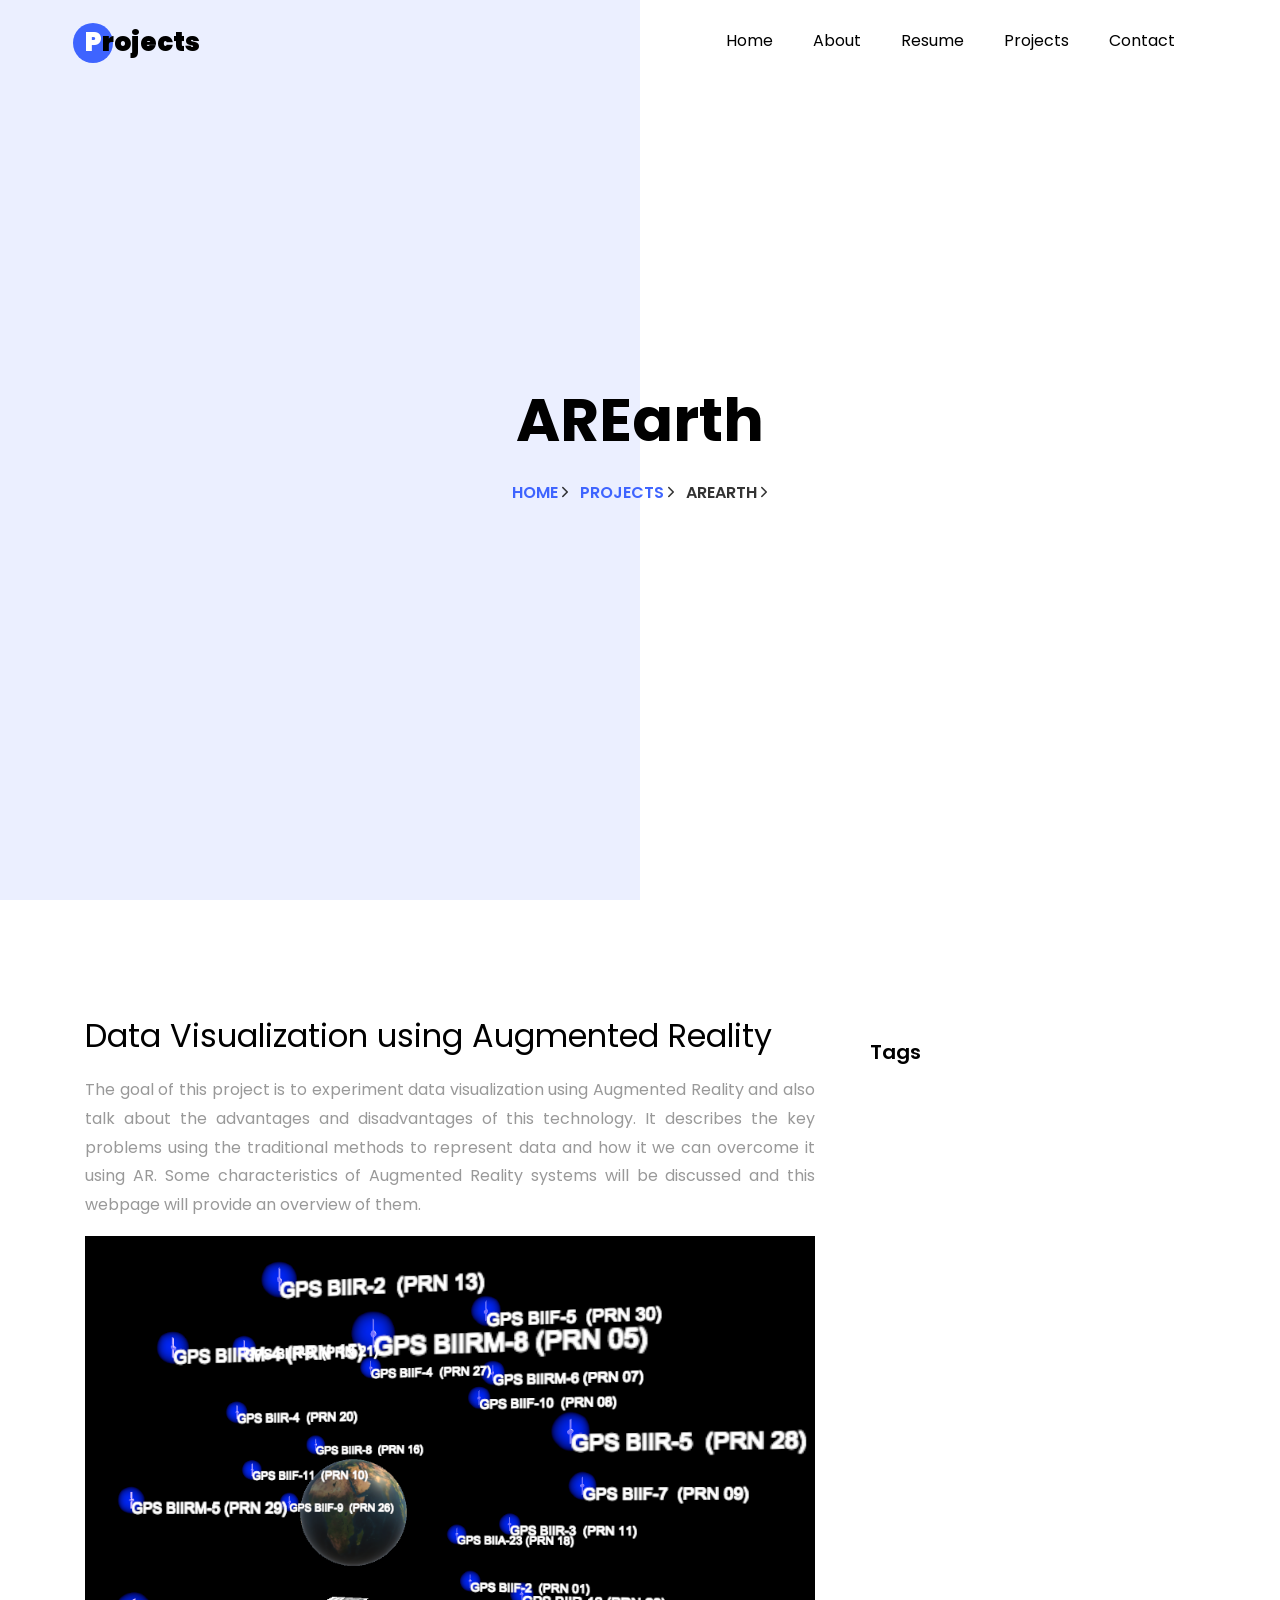
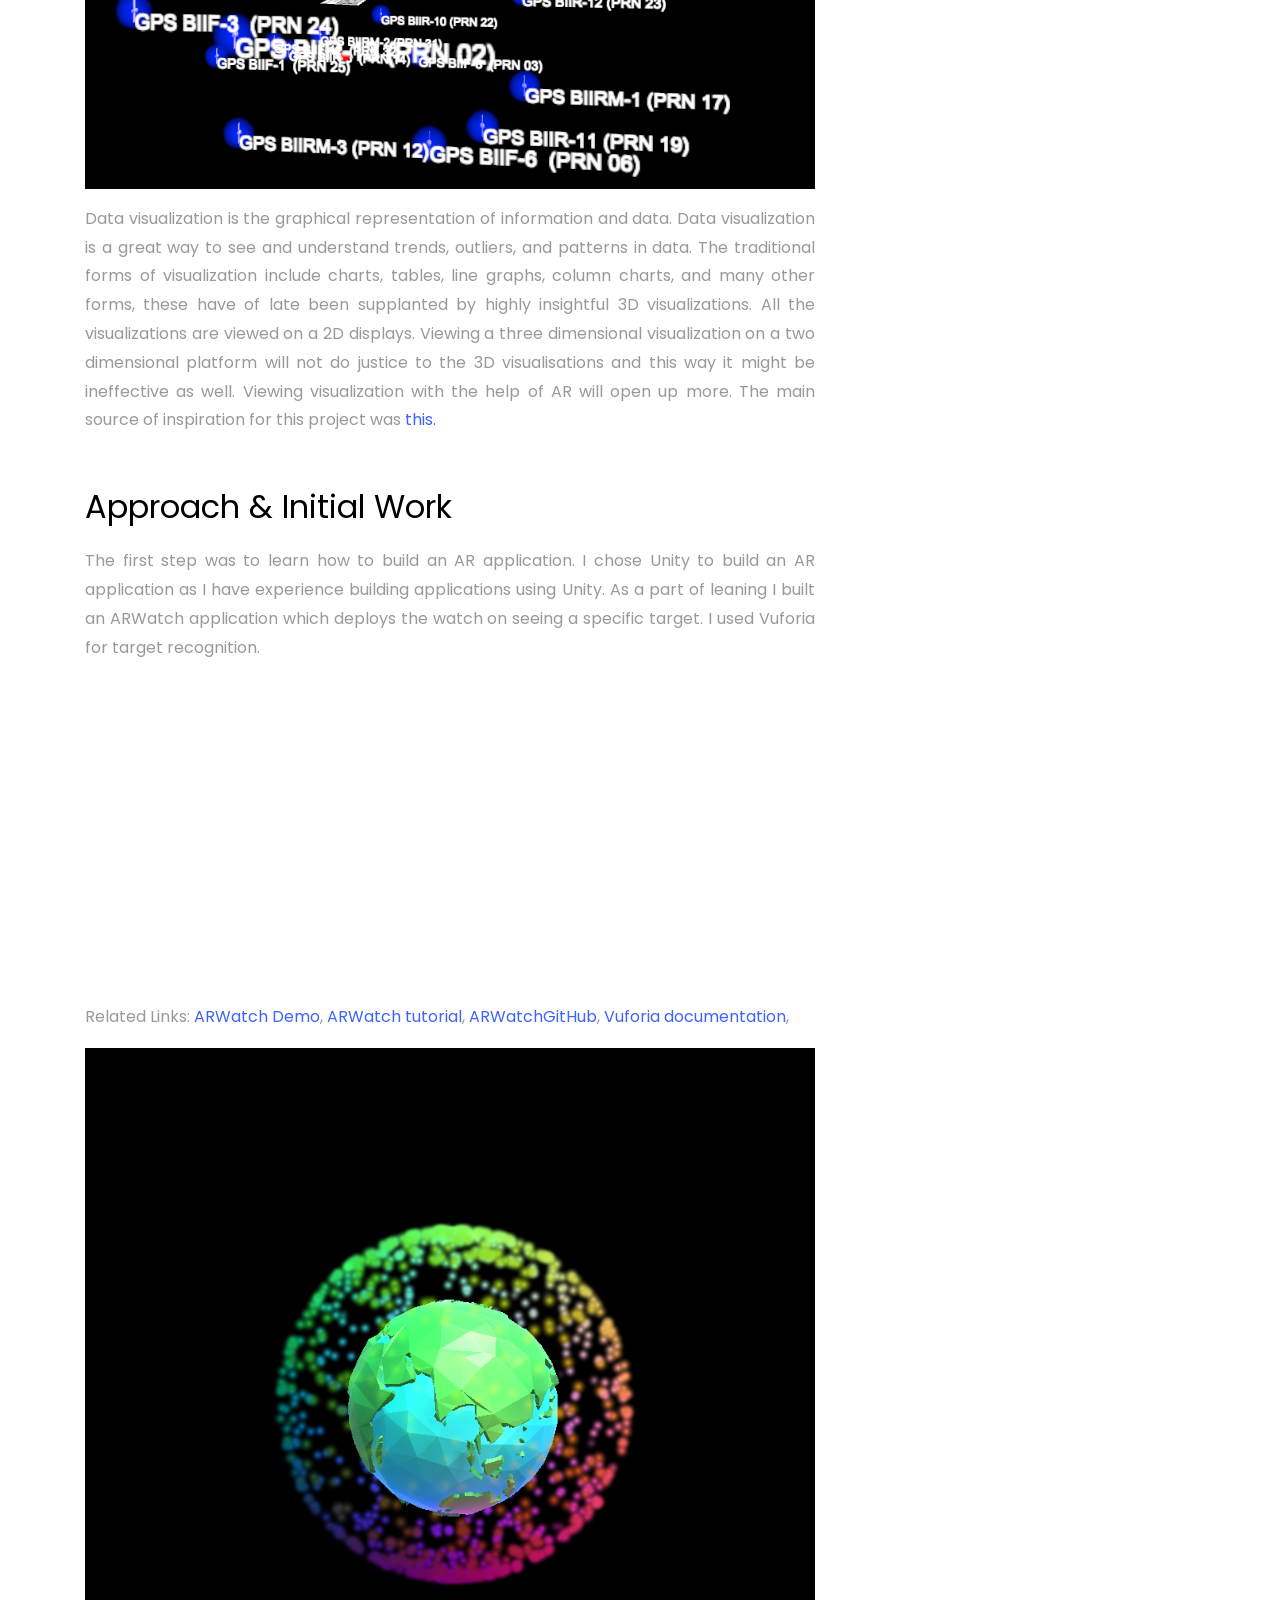
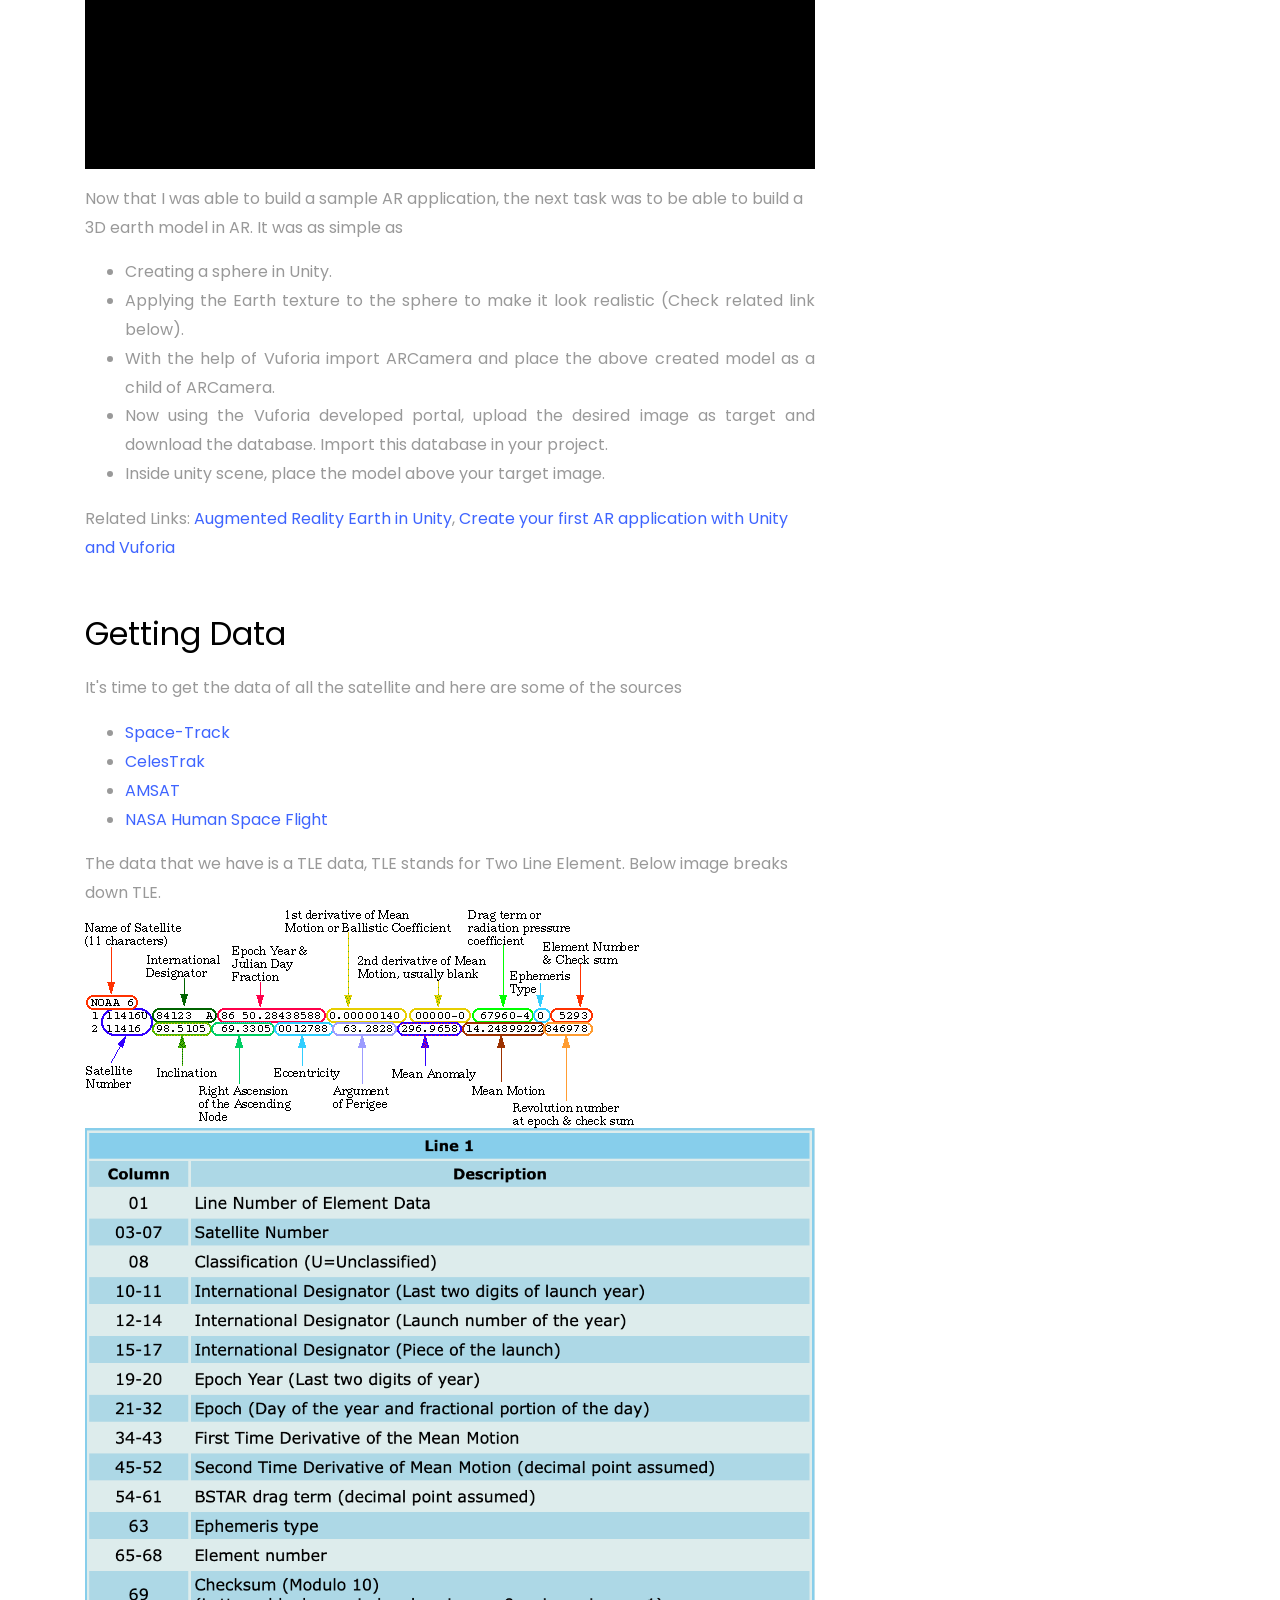
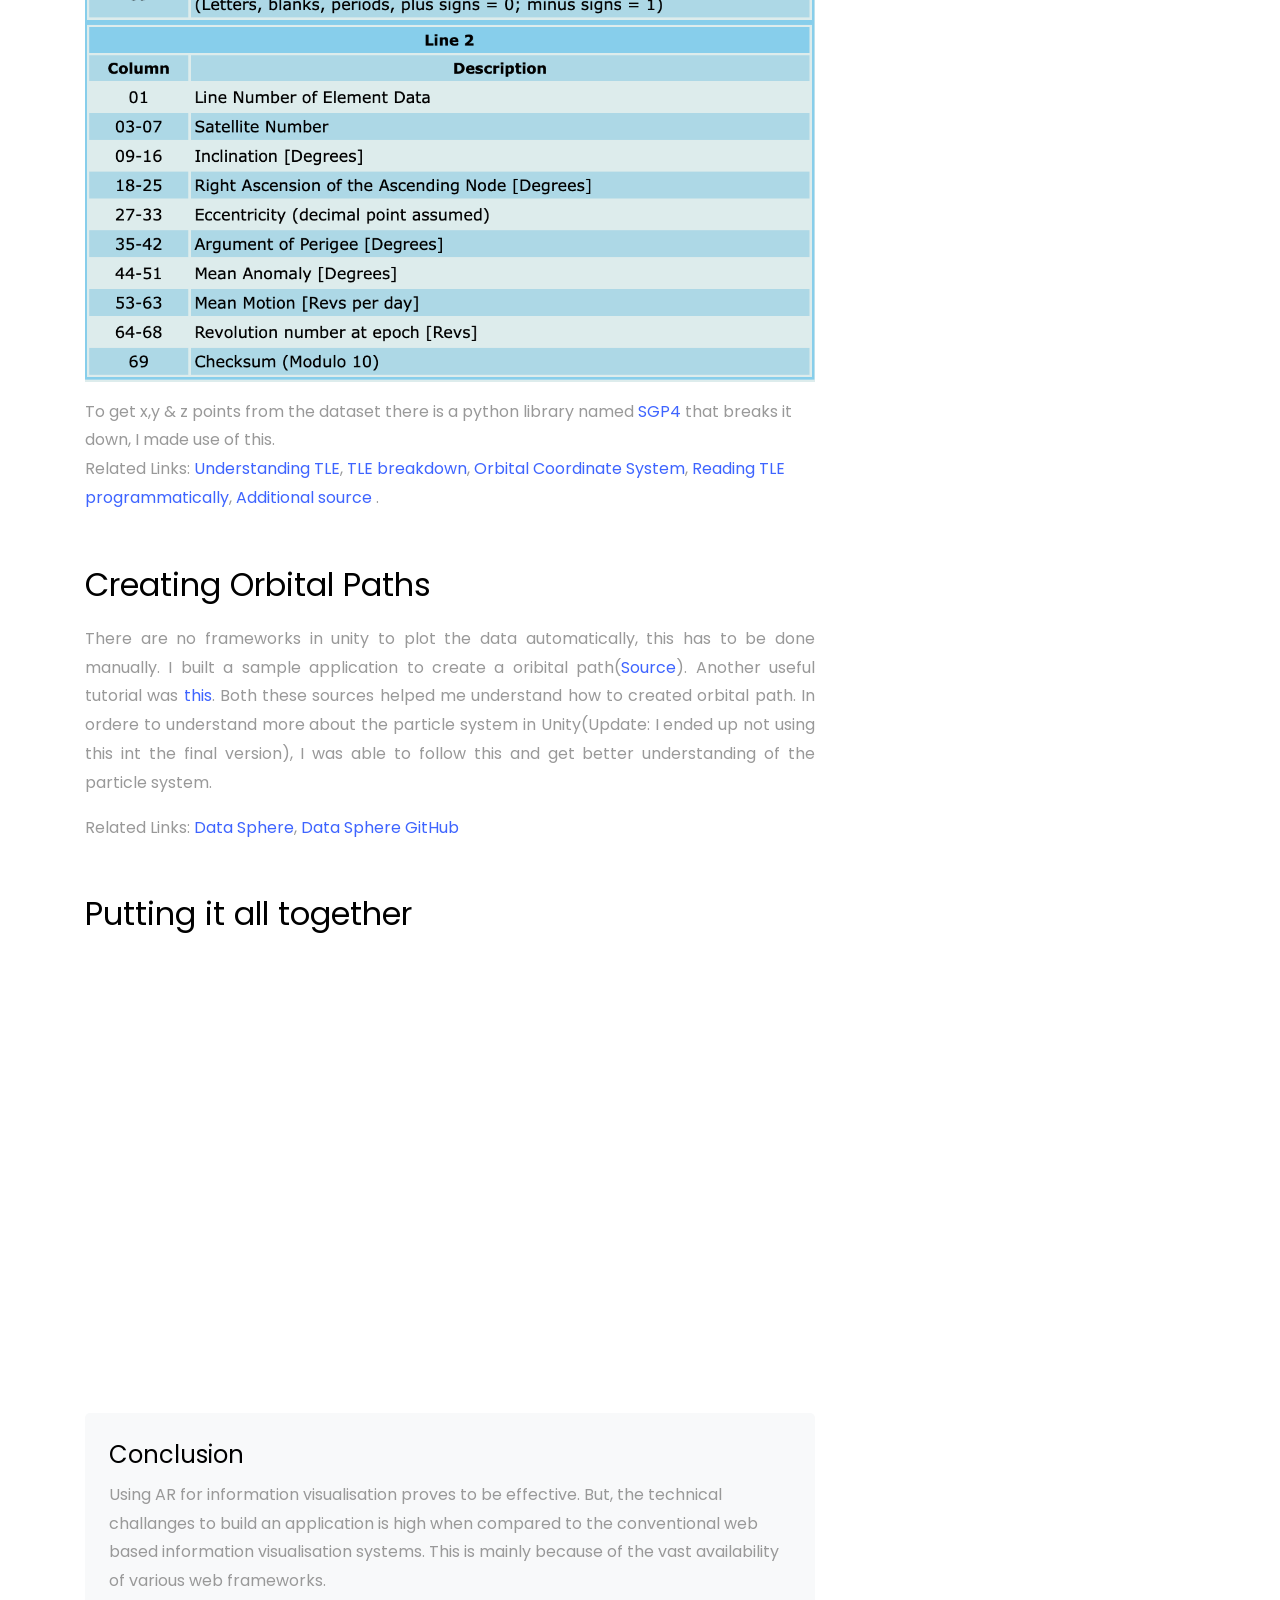
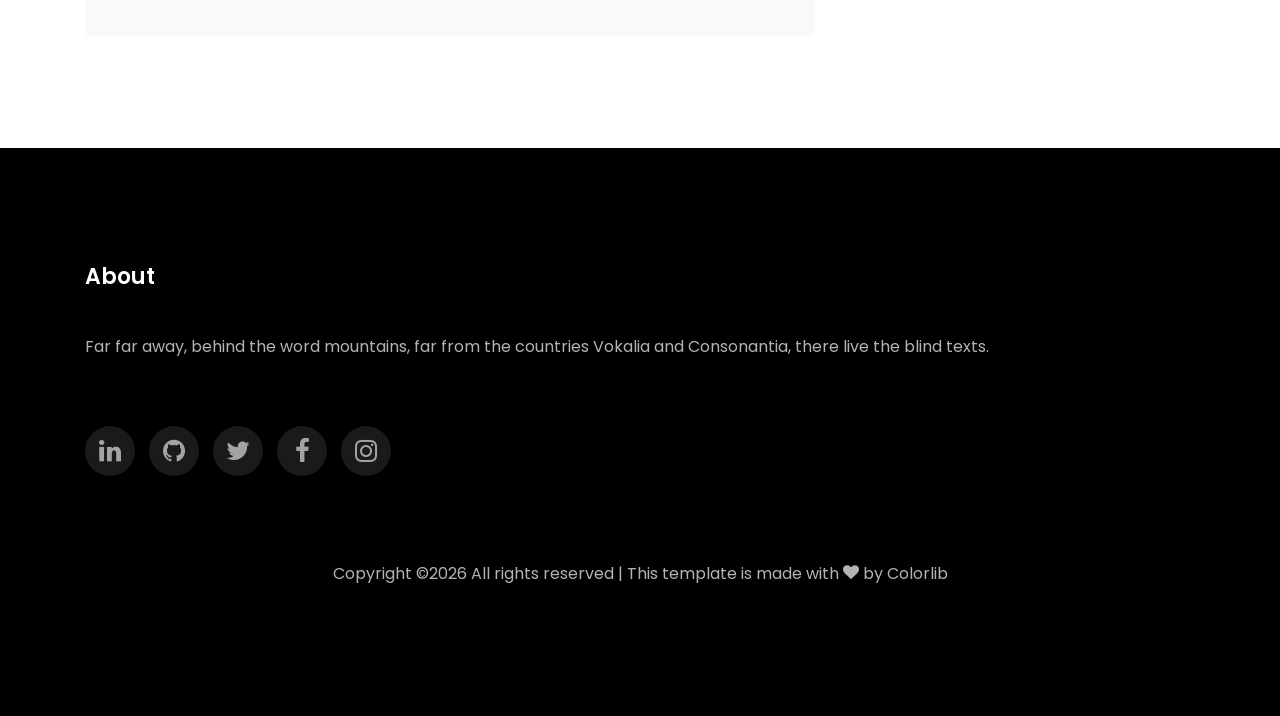
<file: AREarth.html>
<!DOCTYPE html>
<html lang="en">
  <head>
    <title>Chandan Nagaraj Naik</title>
    <meta charset="utf-8">
    <meta name="viewport" content="width=device-width, initial-scale=1, shrink-to-fit=no">
    
    <link href="https://fonts.googleapis.com/css?family=Poppins:100,200,300,400,500,600,700,800,900" rel="stylesheet">

    <link rel="stylesheet" href="css/open-iconic-bootstrap.min.css">
    <link rel="stylesheet" href="css/animate.css">
    
    <link rel="stylesheet" href="css/owl.carousel.min.css">
    <link rel="stylesheet" href="css/owl.theme.default.min.css">
    <link rel="stylesheet" href="css/magnific-popup.css">

    <link rel="stylesheet" href="css/aos.css">

    <link rel="stylesheet" href="css/ionicons.min.css">
    
    <link rel="stylesheet" href="css/flaticon.css">
    <link rel="stylesheet" href="css/icomoon.css">
    <link rel="stylesheet" href="css/style.css">
  </head>
  <body data-spy="scroll" data-target=".site-navbar-target" data-offset="300">
	
    <nav class="navbar navbar-expand-lg navbar-dark ftco_navbar ftco-navbar-light site-navbar-target" id="ftco-navbar">
	    <div class="container">
	      <a class="navbar-brand" href="index.html#projects-section"><span>P</span>rojects</a>
	      <button class="navbar-toggler js-fh5co-nav-toggle fh5co-nav-toggle" type="button" data-toggle="collapse" data-target="#ftco-nav" aria-controls="ftco-nav" aria-expanded="false" aria-label="Toggle navigation">
	        <span class="oi oi-menu"></span> Menu
	      </button>

	      <div class="collapse navbar-collapse" id="ftco-nav">
	        <ul class="navbar-nav nav ml-auto">
	          <li class="nav-item"><a href="index.html#home-section" class="nav-link"><span>Home</span></a></li>
	          <li class="nav-item"><a href="index.html#about-section" class="nav-link"><span>About</span></a></li>
	          <li class="nav-item"><a href="index.html#resume-section" class="nav-link"><span>Resume</span></a></li>
	          <li class="nav-item"><a href="index.html#projects-section" class="nav-link"><span>Projects</span></a></li>
            <li class="nav-item"><a href="index.html#contact-section" class="nav-link"><span>Contact</span></a></li>
	        </ul>
	      </div>
	    </div>
	  </nav>
	  <div class="hero-wrap js-fullheight">
      <div class="overlay"></div>
      <div class="container">
        <div class="row no-gutters slider-text js-fullheight justify-content-center align-items-center">
          <div class="col-lg-10 ftco-animate d-flex align-items-center">
          	<div class="text text-center">
          		<h1 class="mb-3 bread">AREarth</h1>
	            <p class="breadcrumbs"><span class="mr-2"><a href="index.html">Home <i class="ion-ios-arrow-forward"></i></a></span> <span class="mr-2"><a href="index.html#projects-section">Projects <i class="ion-ios-arrow-forward"></i></a></span> <span>AREarth <i class="ion-ios-arrow-forward"></i></span></p>
            </div>
          </div>
        </div>
      </div>
    </div>
		
		<section class="ftco-section">
      <div class="container">
        <div class="row">
          <div class="col-lg-8 ftco-animate">
            <h2 class="mb-3">Data Visualization using Augmented Reality</h2>
            <p align= "justify" >The goal of this project is to experiment data visualization using Augmented Reality and also talk about the advantages and disadvantages of this technology. 
              It describes the key problems using the traditional methods to represent data and how it we can overcome it using AR. 
              Some characteristics of Augmented Reality systems will be discussed and this webpage will provide an overview of them.</p>
            <p>
              <img src="images/AREarth_View.png" alt="" class="img-fluid">
            </p>
            <p  align= "justify"  >Data visualization is the graphical representation of information and data. Data visualization is a great way to see and understand trends, outliers, and patterns in data. 
              The traditional forms of visualization include charts, tables, line graphs, column charts, and many other forms, these have of late been supplanted by highly insightful 3D visualizations. 
              All the visualizations are viewed on a 2D displays. Viewing a three dimensional visualization on a two dimensional platform will not do justice to the 3D visualisations and this way it might be ineffective as well. 
              Viewing visualization with the help of AR will open up more. The main source of inspiration for this project was <a href ="http://stuffin.space">this.</a></p>


            <h2 class="mb-3 mt-5">Approach & Initial Work</h2>
            <p align= "justify"  >
              The first step was to learn how to build an AR application. I chose Unity to build an AR application as I have experience building applications using Unity. As a part of leaning I built an ARWatch application
              which deploys the watch on seeing a specific target. I used Vuforia for target recognition. 
            </p>
            <iframe width="560" height="315" src="https://www.youtube.com/embed/lDiIZ03BgCc" frameborder="0" allow="accelerometer; autoplay; encrypted-media; gyroscope; picture-in-picture" allowfullscreen></iframe>
            <p>
              Related Links:
              <a href = "https://youtu.be/lDiIZ03BgCc">ARWatch Demo</a>, <a href=" https://www.linkedin.com/learning/unity-and-vuforia-trying-on-watches-in-augmented-reality/adding-watch-models-to-image-target">ARWatch tutorial</a>, 
              <a href ="https://github.com/ChandanNaik/ARWatch">ARWatchGitHub</a>, <a href ="https://library.vuforia.com/articles/Training/getting-started-with-vuforia-in-unity.html">Vuforia documentation</a>,
            </p>

            <p>
              <img src="images/AREarthLogo.png" alt="" class="img-fluid">
            </p>
            <p>
              Now that I was able to build a sample AR application, the next task was to be able to build a 3D earth model in AR. It was as simple as
              <ul>
                <li align= "justify">Creating a sphere in Unity.</li>
                <li align= "justify" >Applying the Earth texture to the sphere to make it look realistic (Check related link below).</li>
                <li align= "justify" >With the help of Vuforia import ARCamera and place the above created model as a child of ARCamera.</li>
                <li align= "justify" >Now using the Vuforia developed portal, upload the desired image as target and download the database. Import this database in your project.</li>
                <li align= "justify" >Inside unity scene, place the model above your target image.</li>
              </ul>
            </p>
            <p>
              Related Links:
              <a href ="https://www.codeproject.com/Articles/1242369/How-to-create-an-augmented-reality-Earth-in-Unity">Augmented Reality Earth in Unity</a>,
              <a href ="https://www.itgenerator.com/augmented-reality-app-development/">Create your first AR application with Unity and Vuforia</a>
            </p>

            <h2 class="mb-3 mt-5">Getting Data</h2>
            <p align= "justify">
              It's time to get the data of all the satellite and here are some of the sources 
              <ul>
                  <li align= "justify"> <a href="https://www.space-track.org/auth/login">Space-Track</a></li>
                  <li align= "justify"> <a href="https://celestrak.com">CelesTrak</a></li>
                  <li align= "justify"> <a href="https://www.amsat.org/keplerian-elements-resources/">AMSAT</a></li>
                  <li align= "justify"> <a href="https://spaceflight.nasa.gov/home/index.html">NASA Human Space Flight</a></li>
                </ul>

              The data that we have is a TLE data, TLE stands for Two Line Element. Below image breaks down TLE.
              <p>
                  <img src="images/2line.gif" alt="" class="img-fluid">
                  <img src="images/2line1.png" alt="" class="img-fluid">
              </p>
              To get x,y & z points from the dataset there is a python library named <a href ="https://pypi.org/project/sgp4/">SGP4 </a>that breaks it down, I made use of this.
              <p>
                   
                  Related Links:
                  <a href = "https://www.celestrak.com/NORAD/documentation/tle-fmt.php">Understanding TLE</a>,
                  <a href = "https://spaceflight.nasa.gov/realdata/sightings/SSapplications/Post/JavaSSOP/SSOP_Help/tle_def.html">TLE breakdown</a>,
                  <a href = "https://celestrak.com/columns/v02n01/">Orbital Coordinate System</a>,
                  <a href = "https://rhodesmill.org/skyfield/earth-satellites.html">Reading TLE programmatically</a>,
                  <a href = "https://stackoverflow.com/questions/3099608/how-do-i-convert-tle-information-to-longitude-latitude-and-altitude-to-display-o">Additional source </a>.
              </p>
              
            </p>

            <h2 class="mb-3 mt-5">Creating Orbital Paths</h2>
            <p align= "justify">
              There are no frameworks in unity to plot the data automatically, this has to be done manually. 
              I built a sample application to create a oribital path(<a href = "https://www.youtube.com/watch?v=lKfqi52PqHk&list=PL5KbKbJ6Gf982bozKUYrX9C4qN_IQYTXZ&index=6">Source</a>).
              Another useful tutorial was <a href = "https://www.youtube.com/watch?v=P4qREDXRkjE">this</a>. Both these sources helped me understand how to created orbital path. 
              In ordere to understand more about the particle system in Unity(Update: I ended up not using this int the final version), I was able to follow this and get better understanding of the particle system.
            </p>
            <p>
                Related Links:
                <a href ="https://www.youtube.com/watch?v=7ZGJlSCcp1c">Data Sphere</a>,
                <a href ="https://github.com/ChandanNaik/AREarth">Data Sphere GitHub</a>
              </p>

            <h2 class="mb-3 mt-5">Putting it all together</h2>

                  <iframe width="560" height="315" src="https://www.youtube.com/embed/oIitF8timZg" frameborder="0" allow="accelerometer; autoplay; encrypted-media; gyroscope; picture-in-picture" allowfullscreen></iframe>
              


            
            <div class="tag-widget post-tag-container mb-5 mt-5">
              <div class="tagcloud">
                <a href="#" class="tag-cloud-link">AR</a>
                <a href="#" class="tag-cloud-link">Information-visualization</a>
                <a href="#" class="tag-cloud-link">Unity</a>
                <a href="#" class="tag-cloud-link">Vuforia</a>
              </div>
            </div>
            
            <div class="about-author d-flex p-4 bg-light">
              <div class="desc">
                <h3>Conclusion</h3>
                <p>Using AR for information visualisation proves to be effective. But, the technical challanges to build an application 
                  is high when compared to the conventional web based information visualisation systems.
                  This is mainly because of the vast availability of various web frameworks.
                </p>
              </div>
            </div>


          </div> <!-- .col-md-8 -->
          <div class="col-lg-4 sidebar ftco-animate">
            <!-- <div class="sidebar-box ftco-animate">
            	<h3 class="heading-sidebar">Categories</h3>
              <ul class="categories">
                <li><a href="#">Interior Design <span> </span></a></li>
                <li><a href="#">Exterior Design <span>(22)</span></a></li>
                <li><a href="#">Industrial Design <span>(37)</span></a></li>
                <li><a href="#">Landscape Design <span>(42)</span></a></li>
              </ul>
            </div> -->
<!-- 
            <div class="sidebar-box ftco-animate">
              <h3 class="heading-sidebar">Recent Blog</h3>
              <div class="block-21 mb-4 d-flex">
                <a class="blog-img mr-4" style="background-image: url(images/image_1.jpg);"></a>
                <div class="text">
                  <h3 class="heading"><a href="#">Why Lead Generation is Key for Business Growth</a></h3>
                  <div class="meta">
                    <div><a href="#"><span class="icon-calendar"></span> March 12, 2019</a></div>
                    <div><a href="#"><span class="icon-person"></span> Admin</a></div>
                    <div><a href="#"><span class="icon-chat"></span> 19</a></div>
                  </div>
                </div>
              </div>
              <div class="block-21 mb-4 d-flex">
                <a class="blog-img mr-4" style="background-image: url(images/image_2.jpg);"></a>
                <div class="text">
                  <h3 class="heading"><a href="#">Why Lead Generation is Key for Business Growth</a></h3>
                  <div class="meta">
                    <div><a href="#"><span class="icon-calendar"></span> March 12, 2019</a></div>
                    <div><a href="#"><span class="icon-person"></span> Admin</a></div>
                    <div><a href="#"><span class="icon-chat"></span> 19</a></div>
                  </div>
                </div>
              </div>
              <div class="block-21 mb-4 d-flex">
                <a class="blog-img mr-4" style="background-image: url(images/image_3.jpg);"></a>
                <div class="text">
                  <h3 class="heading"><a href="#">Why Lead Generation is Key for Business Growth</a></h3>
                  <div class="meta">
                    <div><a href="#"><span class="icon-calendar"></span> March 12, 2019</a></div>
                    <div><a href="#"><span class="icon-person"></span> Admin</a></div>
                    <div><a href="#"><span class="icon-chat"></span> 19</a></div>
                  </div>
                </div>
              </div>
            </div> -->

            <div class="sidebar-box ftco-animate">
              <h3 class="heading-sidebar">Tags</h3>
              <div class="tagcloud">
                <a href="#" class="tag-cloud-link">AR</a>
                <a href="#" class="tag-cloud-link">Information-visualization</a>
                <a href="#" class="tag-cloud-link">Unity</a>
                <a href="#" class="tag-cloud-link">land</a>
                <a href="#" class="tag-cloud-link">table</a>
              </div>
            </div>

            <!-- <div class="sidebar-box ftco-animate">
              <h3 class="heading-sidebar">Paragraph</h3>
              <p>Lorem ipsum dolor sit amet, consectetur adipisicing elit. Ducimus itaque, autem necessitatibus voluptate quod mollitia delectus aut, sunt placeat nam vero culpa sapiente consectetur similique, inventore eos fugit cupiditate numquam!</p>
            </div>
          </div> -->

        </div>
      </div>
    </section> <!-- .section -->

    <footer class="ftco-footer ftco-section">
        <div class="container">
          <div class="row mb-5">
            <div class="col-md">
              <div class="ftco-footer-widget mb-4">
                <h2 class="ftco-heading-2">About</h2>
                <p>Far far away, behind the word mountains, far from the countries Vokalia and Consonantia, there live the blind texts.</p>
                <ul class="ftco-footer-social list-unstyled float-md-left float-lft mt-5">
  
          <li class="ftco-animate"><a href="http://linkedin.com/in/chandannagarajnaik/"><span class="icon-linkedin"></span></a></li>
          <li class="ftco-animate"><a href="http://github.com/ChandanNaik"><span class="icon-github"></span></a></li>
                  <li class="ftco-animate"><a href="https://twitter.com/ChandanNNaik"><span class="icon-twitter"></span></a></li>
                  <li class="ftco-animate"><a href="https://www.facebook.com/chandan.n.naik"><span class="icon-facebook"></span></a></li>
                  <li class="ftco-animate"><a href="http://instagram.com/chandan_n_naik/"><span class="icon-instagram"></span></a></li>
                </ul>
              </div>
            </div>
          </div>
          <div class="row">
            <div class="col-md-12 text-center">
  
              <p><!-- Link back to Colorlib can't be removed. Template is licensed under CC BY 3.0. -->
    Copyright &copy;<script>document.write(new Date().getFullYear());</script> All rights reserved | This template is made with <i class="icon-heart color-danger" aria-hidden="true"></i> by <a href="https://colorlib.com" target="_blank">Colorlib</a>
    <!-- Link back to Colorlib can't be removed. Template is licensed under CC BY 3.0. --></p>
            </div>
          </div>
        </div>
      </footer>
    
  

  <!-- loader -->
  <div id="ftco-loader" class="show fullscreen"><svg class="circular" width="48px" height="48px"><circle class="path-bg" cx="24" cy="24" r="22" fill="none" stroke-width="4" stroke="#eeeeee"/><circle class="path" cx="24" cy="24" r="22" fill="none" stroke-width="4" stroke-miterlimit="10" stroke="#F96D00"/></svg></div>


  <script src="js/jquery.min.js"></script>
  <script src="js/jquery-migrate-3.0.1.min.js"></script>
  <script src="js/popper.min.js"></script>
  <script src="js/bootstrap.min.js"></script>
  <script src="js/jquery.easing.1.3.js"></script>
  <script src="js/jquery.waypoints.min.js"></script>
  <script src="js/jquery.stellar.min.js"></script>
  <script src="js/owl.carousel.min.js"></script>
  <script src="js/jquery.magnific-popup.min.js"></script>
  <script src="js/aos.js"></script>
  <script src="js/jquery.animateNumber.min.js"></script>
  <script src="js/scrollax.min.js"></script>
  
  <script src="js/main.js"></script>
    
  </body>
</html>
</file>
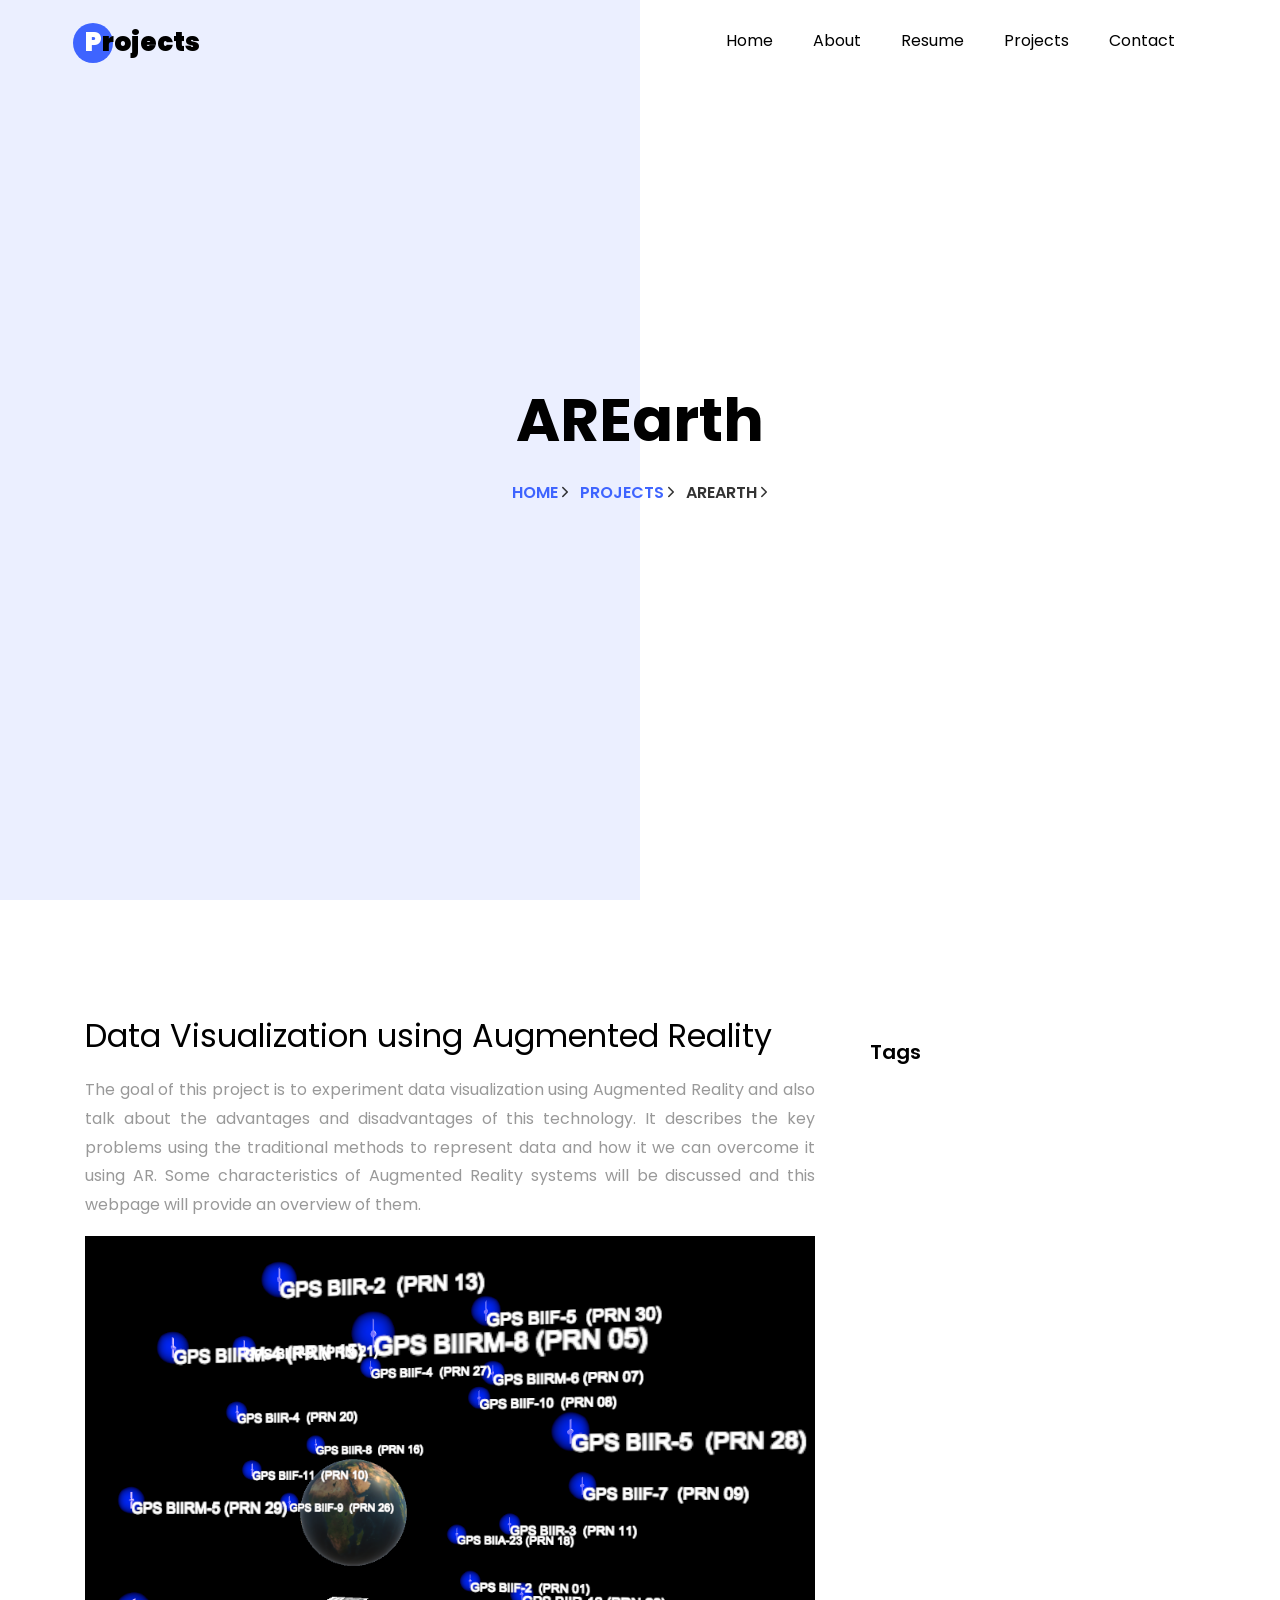
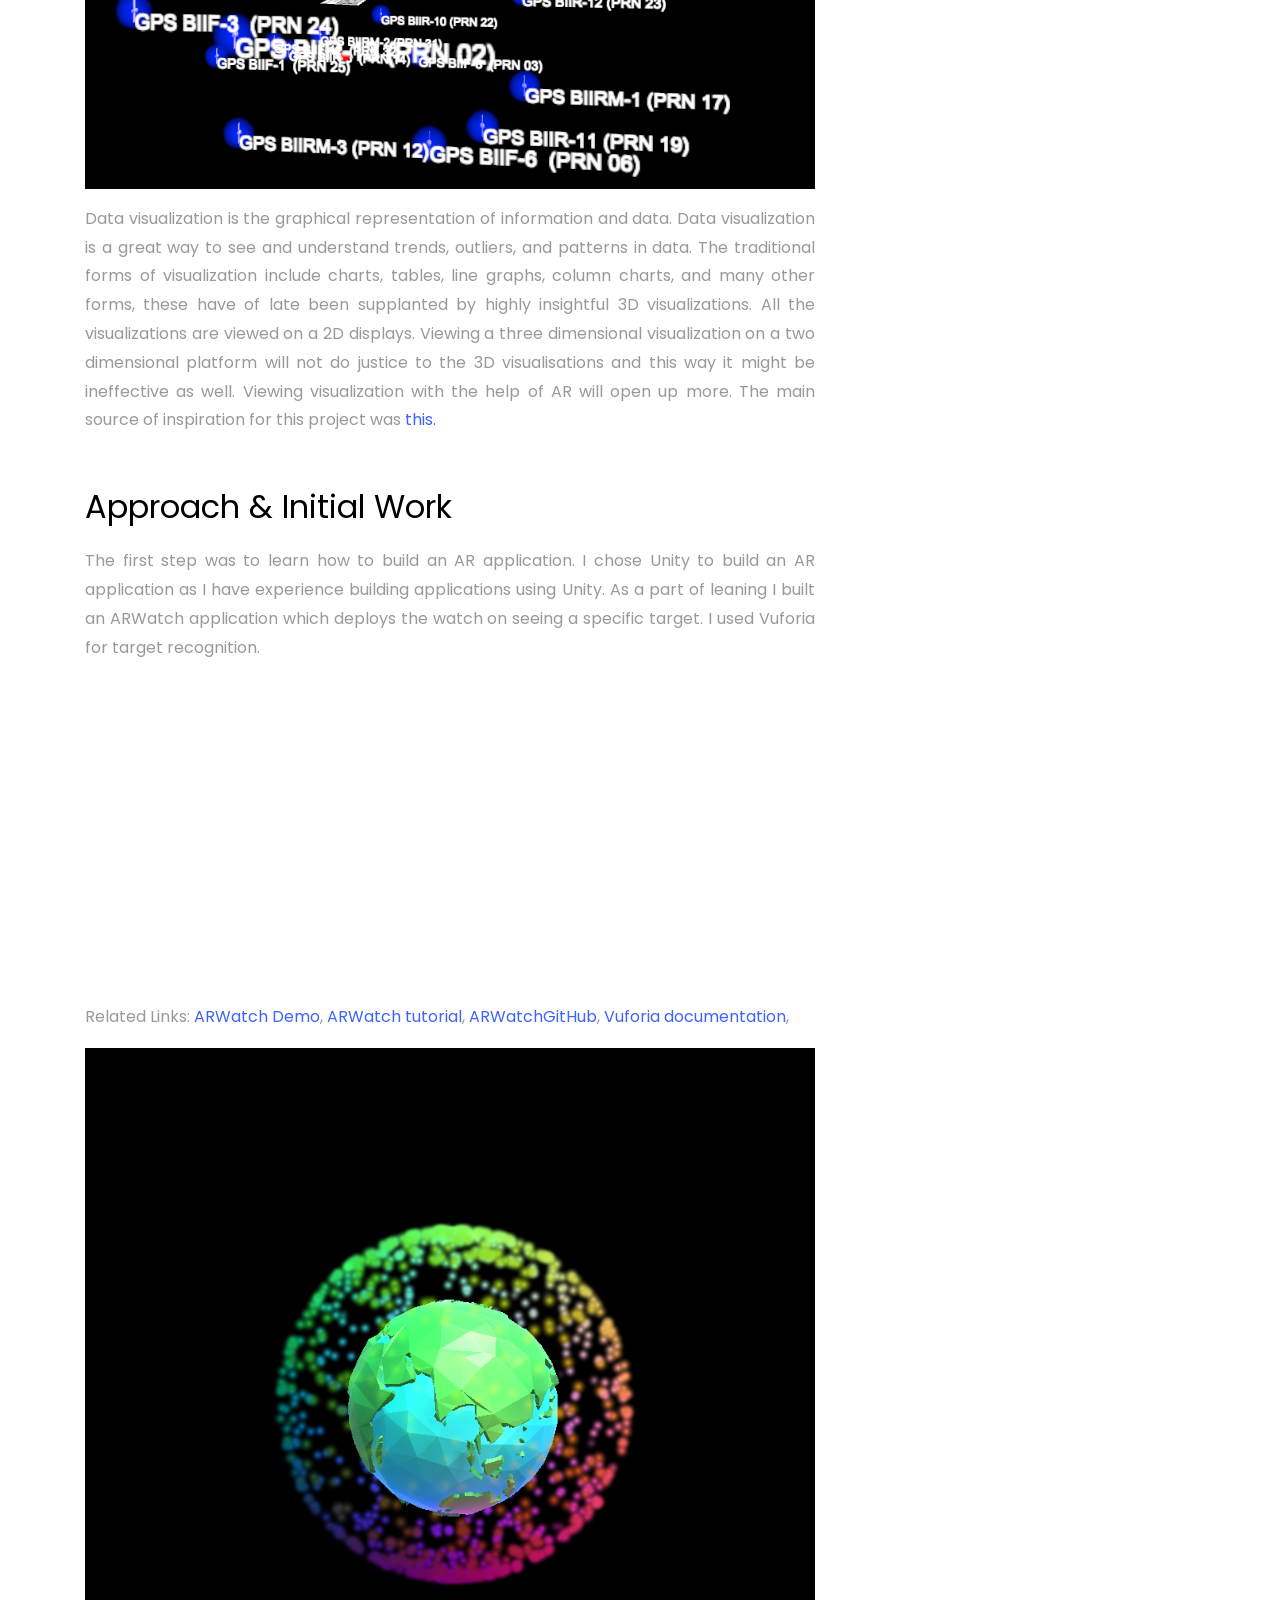
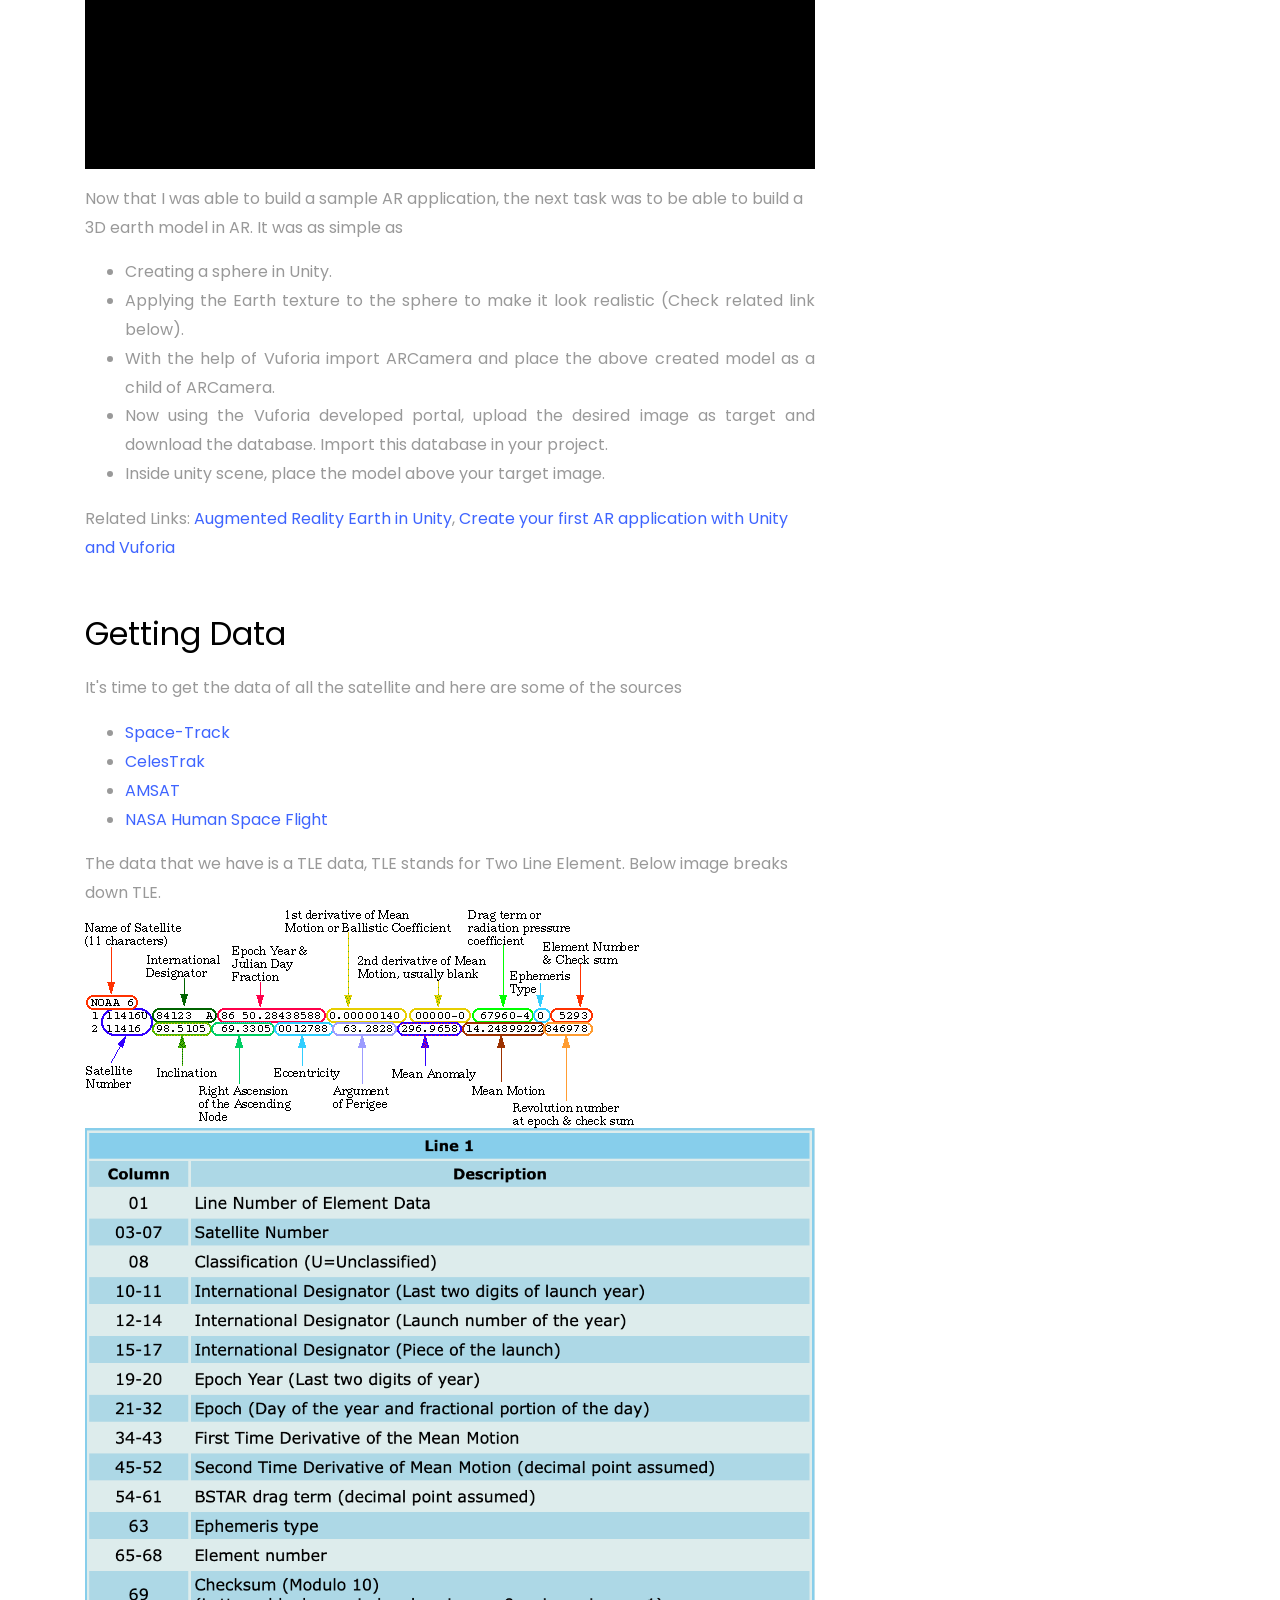
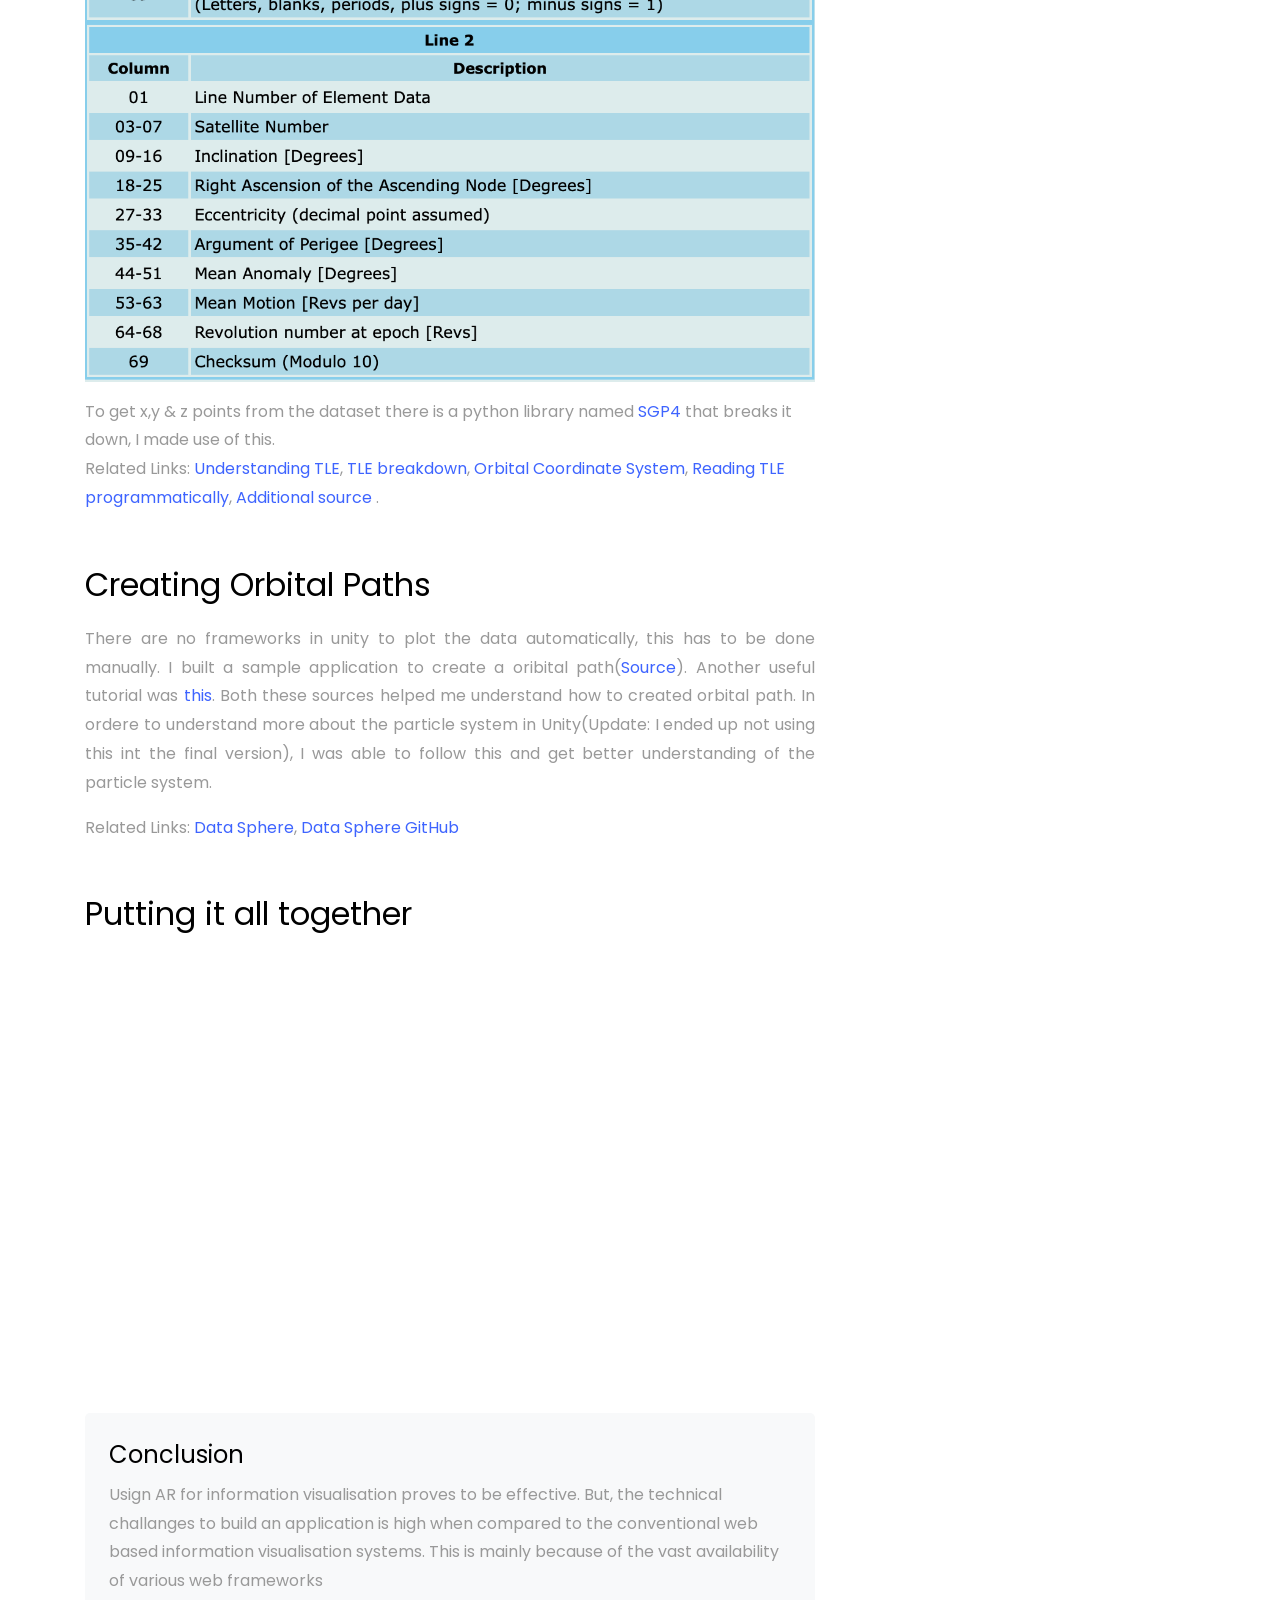
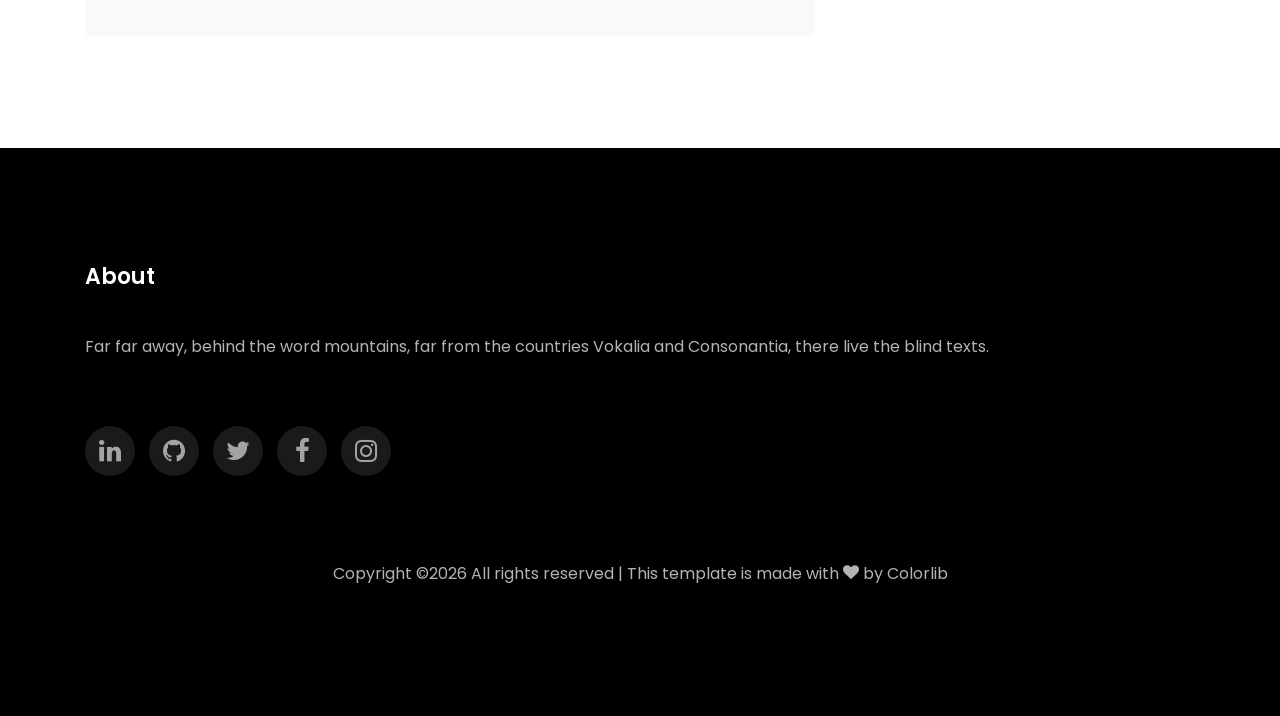
<file: current-profile/AREarth.html>
<!DOCTYPE html>
<html lang="en">
  <head>
    <title>Chandan Nagaraj Naik</title>
    <meta charset="utf-8">
    <meta name="viewport" content="width=device-width, initial-scale=1, shrink-to-fit=no">
    
    <link href="https://fonts.googleapis.com/css?family=Poppins:100,200,300,400,500,600,700,800,900" rel="stylesheet">

    <link rel="stylesheet" href="css/open-iconic-bootstrap.min.css">
    <link rel="stylesheet" href="css/animate.css">
    
    <link rel="stylesheet" href="css/owl.carousel.min.css">
    <link rel="stylesheet" href="css/owl.theme.default.min.css">
    <link rel="stylesheet" href="css/magnific-popup.css">

    <link rel="stylesheet" href="css/aos.css">

    <link rel="stylesheet" href="css/ionicons.min.css">
    
    <link rel="stylesheet" href="css/flaticon.css">
    <link rel="stylesheet" href="css/icomoon.css">
    <link rel="stylesheet" href="css/style.css">
  </head>
  <body data-spy="scroll" data-target=".site-navbar-target" data-offset="300">
	
    <nav class="navbar navbar-expand-lg navbar-dark ftco_navbar ftco-navbar-light site-navbar-target" id="ftco-navbar">
	    <div class="container">
	      <a class="navbar-brand" href="index.html#projects-section"><span>P</span>rojects</a>
	      <button class="navbar-toggler js-fh5co-nav-toggle fh5co-nav-toggle" type="button" data-toggle="collapse" data-target="#ftco-nav" aria-controls="ftco-nav" aria-expanded="false" aria-label="Toggle navigation">
	        <span class="oi oi-menu"></span> Menu
	      </button>

	      <div class="collapse navbar-collapse" id="ftco-nav">
	        <ul class="navbar-nav nav ml-auto">
	          <li class="nav-item"><a href="index.html#home-section" class="nav-link"><span>Home</span></a></li>
	          <li class="nav-item"><a href="index.html#about-section" class="nav-link"><span>About</span></a></li>
	          <li class="nav-item"><a href="index.html#resume-section" class="nav-link"><span>Resume</span></a></li>
	          <li class="nav-item"><a href="index.html#projects-section" class="nav-link"><span>Projects</span></a></li>
            <li class="nav-item"><a href="index.html#contact-section" class="nav-link"><span>Contact</span></a></li>
	        </ul>
	      </div>
	    </div>
	  </nav>
	  <div class="hero-wrap js-fullheight">
      <div class="overlay"></div>
      <div class="container">
        <div class="row no-gutters slider-text js-fullheight justify-content-center align-items-center">
          <div class="col-lg-10 ftco-animate d-flex align-items-center">
          	<div class="text text-center">
          		<h1 class="mb-3 bread">AREarth</h1>
	            <p class="breadcrumbs"><span class="mr-2"><a href="index.html">Home <i class="ion-ios-arrow-forward"></i></a></span> <span class="mr-2"><a href="index.html#projects-section">Projects <i class="ion-ios-arrow-forward"></i></a></span> <span>AREarth <i class="ion-ios-arrow-forward"></i></span></p>
            </div>
          </div>
        </div>
      </div>
    </div>
		
		<section class="ftco-section">
      <div class="container">
        <div class="row">
          <div class="col-lg-8 ftco-animate">
            <h2 class="mb-3">Data Visualization using Augmented Reality</h2>
            <p align= "justify" >The goal of this project is to experiment data visualization using Augmented Reality and also talk about the advantages and disadvantages of this technology. 
              It describes the key problems using the traditional methods to represent data and how it we can overcome it using AR. 
              Some characteristics of Augmented Reality systems will be discussed and this webpage will provide an overview of them.</p>
            <p>
              <img src="images/AREarth_View.png" alt="" class="img-fluid">
            </p>
            <p  align= "justify"  >Data visualization is the graphical representation of information and data. Data visualization is a great way to see and understand trends, outliers, and patterns in data. 
              The traditional forms of visualization include charts, tables, line graphs, column charts, and many other forms, these have of late been supplanted by highly insightful 3D visualizations. 
              All the visualizations are viewed on a 2D displays. Viewing a three dimensional visualization on a two dimensional platform will not do justice to the 3D visualisations and this way it might be ineffective as well. 
              Viewing visualization with the help of AR will open up more. The main source of inspiration for this project was <a href ="http://stuffin.space">this.</a></p>


            <h2 class="mb-3 mt-5">Approach & Initial Work</h2>
            <p align= "justify"  >
              The first step was to learn how to build an AR application. I chose Unity to build an AR application as I have experience building applications using Unity. As a part of leaning I built an ARWatch application
              which deploys the watch on seeing a specific target. I used Vuforia for target recognition. 
            </p>
            <iframe width="560" height="315" src="https://www.youtube.com/embed/lDiIZ03BgCc" frameborder="0" allow="accelerometer; autoplay; encrypted-media; gyroscope; picture-in-picture" allowfullscreen></iframe>
            <p>
              Related Links:
              <a href = "https://youtu.be/lDiIZ03BgCc">ARWatch Demo</a>, <a href=" https://www.linkedin.com/learning/unity-and-vuforia-trying-on-watches-in-augmented-reality/adding-watch-models-to-image-target">ARWatch tutorial</a>, 
              <a href ="https://github.com/ChandanNaik/ARWatch">ARWatchGitHub</a>, <a href ="https://library.vuforia.com/articles/Training/getting-started-with-vuforia-in-unity.html">Vuforia documentation</a>,
            </p>

            <p>
              <img src="images/AREarthLogo.png" alt="" class="img-fluid">
            </p>
            <p>
              Now that I was able to build a sample AR application, the next task was to be able to build a 3D earth model in AR. It was as simple as
              <ul>
                <li align= "justify">Creating a sphere in Unity.</li>
                <li align= "justify" >Applying the Earth texture to the sphere to make it look realistic (Check related link below).</li>
                <li align= "justify" >With the help of Vuforia import ARCamera and place the above created model as a child of ARCamera.</li>
                <li align= "justify" >Now using the Vuforia developed portal, upload the desired image as target and download the database. Import this database in your project.</li>
                <li align= "justify" >Inside unity scene, place the model above your target image.</li>
              </ul>
            </p>
            <p>
              Related Links:
              <a href ="https://www.codeproject.com/Articles/1242369/How-to-create-an-augmented-reality-Earth-in-Unity">Augmented Reality Earth in Unity</a>,
              <a href ="https://www.itgenerator.com/augmented-reality-app-development/">Create your first AR application with Unity and Vuforia</a>
            </p>

            <h2 class="mb-3 mt-5">Getting Data</h2>
            <p align= "justify">
              It's time to get the data of all the satellite and here are some of the sources 
              <ul>
                  <li align= "justify"> <a href="https://www.space-track.org/auth/login">Space-Track</a></li>
                  <li align= "justify"> <a href="https://celestrak.com">CelesTrak</a></li>
                  <li align= "justify"> <a href="https://www.amsat.org/keplerian-elements-resources/">AMSAT</a></li>
                  <li align= "justify"> <a href="https://spaceflight.nasa.gov/home/index.html">NASA Human Space Flight</a></li>
                </ul>

              The data that we have is a TLE data, TLE stands for Two Line Element. Below image breaks down TLE.
              <p>
                  <img src="images/2line.gif" alt="" class="img-fluid">
                  <img src="images/2line1.png" alt="" class="img-fluid">
              </p>
              To get x,y & z points from the dataset there is a python library named <a href ="https://pypi.org/project/sgp4/">SGP4 </a>that breaks it down, I made use of this.
              <p>
                   
                  Related Links:
                  <a href = "https://www.celestrak.com/NORAD/documentation/tle-fmt.php">Understanding TLE</a>,
                  <a href = "https://spaceflight.nasa.gov/realdata/sightings/SSapplications/Post/JavaSSOP/SSOP_Help/tle_def.html">TLE breakdown</a>,
                  <a href = "https://celestrak.com/columns/v02n01/">Orbital Coordinate System</a>,
                  <a href = "https://rhodesmill.org/skyfield/earth-satellites.html">Reading TLE programmatically</a>,
                  <a href = "https://stackoverflow.com/questions/3099608/how-do-i-convert-tle-information-to-longitude-latitude-and-altitude-to-display-o">Additional source </a>.
              </p>
              
            </p>

            <h2 class="mb-3 mt-5">Creating Orbital Paths</h2>
            <p align= "justify">
              There are no frameworks in unity to plot the data automatically, this has to be done manually. 
              I built a sample application to create a oribital path(<a href = "https://www.youtube.com/watch?v=lKfqi52PqHk&list=PL5KbKbJ6Gf982bozKUYrX9C4qN_IQYTXZ&index=6">Source</a>).
              Another useful tutorial was <a href = "https://www.youtube.com/watch?v=P4qREDXRkjE">this</a>. Both these sources helped me understand how to created orbital path. 
              In ordere to understand more about the particle system in Unity(Update: I ended up not using this int the final version), I was able to follow this and get better understanding of the particle system.
            </p>
            <p>
                Related Links:
                <a href ="https://www.youtube.com/watch?v=7ZGJlSCcp1c">Data Sphere</a>,
                <a href ="https://github.com/ChandanNaik/AREarth">Data Sphere GitHub</a>
              </p>

            <h2 class="mb-3 mt-5">Putting it all together</h2>

                  <iframe width="560" height="315" src="https://www.youtube.com/embed/oIitF8timZg" frameborder="0" allow="accelerometer; autoplay; encrypted-media; gyroscope; picture-in-picture" allowfullscreen></iframe>
              


            
            <div class="tag-widget post-tag-container mb-5 mt-5">
              <div class="tagcloud">
                <a href="#" class="tag-cloud-link">AR</a>
                <a href="#" class="tag-cloud-link">Information-visualization</a>
                <a href="#" class="tag-cloud-link">Unity</a>
                <a href="#" class="tag-cloud-link">Vuforia</a>
              </div>
            </div>
            
            <div class="about-author d-flex p-4 bg-light">
              <div class="desc">
                <h3>Conclusion</h3>
                <p>Usign AR for information visualisation proves to be effective. But, the technical challanges to build an application is high when compared to the conventional web based information visualisation systems.
                  This is mainly because of the vast availability of various web frameworks 
                </p>
              </div>
            </div>


          </div> <!-- .col-md-8 -->
          <div class="col-lg-4 sidebar ftco-animate">
            <!-- <div class="sidebar-box ftco-animate">
            	<h3 class="heading-sidebar">Categories</h3>
              <ul class="categories">
                <li><a href="#">Interior Design <span> </span></a></li>
                <li><a href="#">Exterior Design <span>(22)</span></a></li>
                <li><a href="#">Industrial Design <span>(37)</span></a></li>
                <li><a href="#">Landscape Design <span>(42)</span></a></li>
              </ul>
            </div> -->
<!-- 
            <div class="sidebar-box ftco-animate">
              <h3 class="heading-sidebar">Recent Blog</h3>
              <div class="block-21 mb-4 d-flex">
                <a class="blog-img mr-4" style="background-image: url(images/image_1.jpg);"></a>
                <div class="text">
                  <h3 class="heading"><a href="#">Why Lead Generation is Key for Business Growth</a></h3>
                  <div class="meta">
                    <div><a href="#"><span class="icon-calendar"></span> March 12, 2019</a></div>
                    <div><a href="#"><span class="icon-person"></span> Admin</a></div>
                    <div><a href="#"><span class="icon-chat"></span> 19</a></div>
                  </div>
                </div>
              </div>
              <div class="block-21 mb-4 d-flex">
                <a class="blog-img mr-4" style="background-image: url(images/image_2.jpg);"></a>
                <div class="text">
                  <h3 class="heading"><a href="#">Why Lead Generation is Key for Business Growth</a></h3>
                  <div class="meta">
                    <div><a href="#"><span class="icon-calendar"></span> March 12, 2019</a></div>
                    <div><a href="#"><span class="icon-person"></span> Admin</a></div>
                    <div><a href="#"><span class="icon-chat"></span> 19</a></div>
                  </div>
                </div>
              </div>
              <div class="block-21 mb-4 d-flex">
                <a class="blog-img mr-4" style="background-image: url(images/image_3.jpg);"></a>
                <div class="text">
                  <h3 class="heading"><a href="#">Why Lead Generation is Key for Business Growth</a></h3>
                  <div class="meta">
                    <div><a href="#"><span class="icon-calendar"></span> March 12, 2019</a></div>
                    <div><a href="#"><span class="icon-person"></span> Admin</a></div>
                    <div><a href="#"><span class="icon-chat"></span> 19</a></div>
                  </div>
                </div>
              </div>
            </div> -->

            <div class="sidebar-box ftco-animate">
              <h3 class="heading-sidebar">Tags</h3>
              <div class="tagcloud">
                <a href="#" class="tag-cloud-link">AR</a>
                <a href="#" class="tag-cloud-link">Information-visualization</a>
                <a href="#" class="tag-cloud-link">Unity</a>
                <a href="#" class="tag-cloud-link">land</a>
                <a href="#" class="tag-cloud-link">table</a>
              </div>
            </div>

            <!-- <div class="sidebar-box ftco-animate">
              <h3 class="heading-sidebar">Paragraph</h3>
              <p>Lorem ipsum dolor sit amet, consectetur adipisicing elit. Ducimus itaque, autem necessitatibus voluptate quod mollitia delectus aut, sunt placeat nam vero culpa sapiente consectetur similique, inventore eos fugit cupiditate numquam!</p>
            </div>
          </div> -->

        </div>
      </div>
    </section> <!-- .section -->

    <footer class="ftco-footer ftco-section">
        <div class="container">
          <div class="row mb-5">
            <div class="col-md">
              <div class="ftco-footer-widget mb-4">
                <h2 class="ftco-heading-2">About</h2>
                <p>Far far away, behind the word mountains, far from the countries Vokalia and Consonantia, there live the blind texts.</p>
                <ul class="ftco-footer-social list-unstyled float-md-left float-lft mt-5">
  
          <li class="ftco-animate"><a href="http://linkedin.com/in/chandannagarajnaik/"><span class="icon-linkedin"></span></a></li>
          <li class="ftco-animate"><a href="http://github.com/ChandanNaik"><span class="icon-github"></span></a></li>
                  <li class="ftco-animate"><a href="https://twitter.com/ChandanNNaik"><span class="icon-twitter"></span></a></li>
                  <li class="ftco-animate"><a href="https://www.facebook.com/chandan.n.naik"><span class="icon-facebook"></span></a></li>
                  <li class="ftco-animate"><a href="http://instagram.com/chandan_n_naik/"><span class="icon-instagram"></span></a></li>
                </ul>
              </div>
            </div>
          </div>
          <div class="row">
            <div class="col-md-12 text-center">
  
              <p><!-- Link back to Colorlib can't be removed. Template is licensed under CC BY 3.0. -->
    Copyright &copy;<script>document.write(new Date().getFullYear());</script> All rights reserved | This template is made with <i class="icon-heart color-danger" aria-hidden="true"></i> by <a href="https://colorlib.com" target="_blank">Colorlib</a>
    <!-- Link back to Colorlib can't be removed. Template is licensed under CC BY 3.0. --></p>
            </div>
          </div>
        </div>
      </footer>
    
  

  <!-- loader -->
  <div id="ftco-loader" class="show fullscreen"><svg class="circular" width="48px" height="48px"><circle class="path-bg" cx="24" cy="24" r="22" fill="none" stroke-width="4" stroke="#eeeeee"/><circle class="path" cx="24" cy="24" r="22" fill="none" stroke-width="4" stroke-miterlimit="10" stroke="#F96D00"/></svg></div>


  <script src="js/jquery.min.js"></script>
  <script src="js/jquery-migrate-3.0.1.min.js"></script>
  <script src="js/popper.min.js"></script>
  <script src="js/bootstrap.min.js"></script>
  <script src="js/jquery.easing.1.3.js"></script>
  <script src="js/jquery.waypoints.min.js"></script>
  <script src="js/jquery.stellar.min.js"></script>
  <script src="js/owl.carousel.min.js"></script>
  <script src="js/jquery.magnific-popup.min.js"></script>
  <script src="js/aos.js"></script>
  <script src="js/jquery.animateNumber.min.js"></script>
  <script src="js/scrollax.min.js"></script>
  
  <script src="js/main.js"></script>
    
  </body>
</html>
</file>
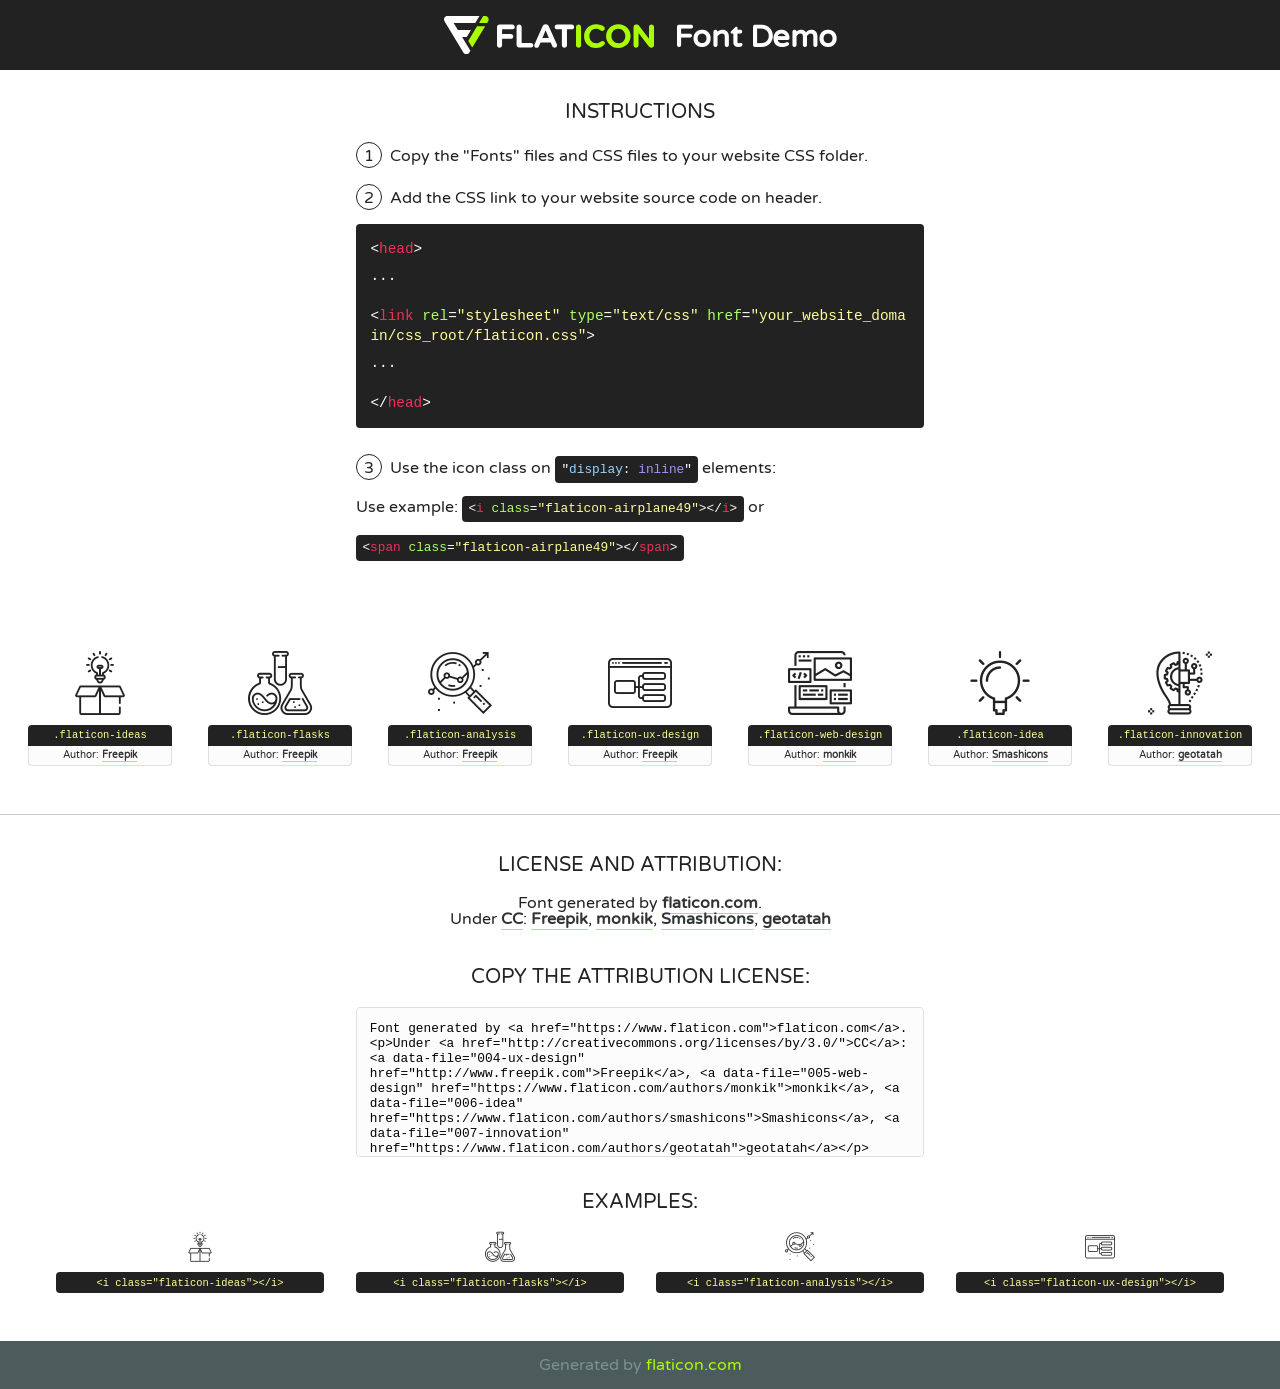
<file: fonts/flaticon/font/flaticon.html>
<!DOCTYPE html>
<!--
  Flaticon icon font: Flaticon
  Creation date: 20/03/2019 02:18
-->
<html>
<!DOCTYPE html>
<html>

<head>
    <title>Flaticon WebFont</title>
    <link href="http://fonts.googleapis.com/css?family=Varela+Round" rel="stylesheet" type="text/css" />
    <link rel="stylesheet" type="text/css" href="flaticon.css">
    <meta charset="UTF-8">
    <style>
    html, body, div, span, applet, object, iframe,
    h1, h2, h3, h4, h5, h6, p, blockquote, pre,
    a, abbr, acronym, address, big, cite, code,
    del, dfn, em, img, ins, kbd, q, s, samp,
    small, strike, strong, sub, sup, tt, var,
    b, u, i, center,
    dl, dt, dd, ol, ul, li,
    fieldset, form, label, legend,
    table, caption, tbody, tfoot, thead, tr, th, td,
    article, aside, canvas, details, embed, 
    figure, figcaption, footer, header, hgroup, 
    menu, nav, output, ruby, section, summary,
    time, mark, audio, video {
        margin: 0;
        padding: 0;
        border: 0;
        font-size: 100%;
        font: inherit;
        vertical-align: baseline;
    }
    /* HTML5 display-role reset for older browsers */
    article, aside, details, figcaption, figure, 
    footer, header, hgroup, menu, nav, section {
        display: block;
    }
    body {
        line-height: 1;
    }
    ol, ul {
        list-style: none;
    }
    blockquote, q {
        quotes: none;
    }
    blockquote:before, blockquote:after,
    q:before, q:after {
        content: '';
        content: none;
    }
    table {
        border-collapse: collapse;
        border-spacing: 0;
    }
    body {
        font-family: 'Varela Round', Helvetica, Arial, sans-serif;
        font-size: 16px;
        color: #222;
    }
    a {
        color: #333;
        border-bottom: 1px solid #a9fd00;
        font-weight: bold;
        text-decoration: none;
    }
    * {
        -moz-box-sizing: border-box;
        -webkit-box-sizing: border-box;
        box-sizing: border-box;
        margin: 0;
        padding: 0;
    }
    [class^="flaticon-"]:before, [class*=" flaticon-"]:before, [class^="flaticon-"]:after, [class*=" flaticon-"]:after {
        font-family: Flaticon;
        font-size: 30px;
        font-style: normal;
        margin-left: 20px;
        color: #333;
    }
    .wrapper {
        max-width: 600px;
        margin: auto;
        padding: 0 1em;
    }
    .title {
        font-size: 1.25em;
        text-align: center;
        margin-bottom: 1em;
        text-transform: uppercase;
    }
    header {
        text-align: center;
        background-color: #222;
        color: #fff;
        padding: 1em;
    }
    header .logo {
        width: 210px;
        height: 38px;
        display: inline-block;
        vertical-align: middle;
        margin-right: 1em;
        border: none;
    }
    header strong {
        font-size: 1.95em;
        font-weight: bold;
        vertical-align: middle;
        margin-top: 5px;
        display: inline-block;
    }
    .demo {
        margin: 2em auto;
        line-height: 1.25em;
    }
    .demo ul li {
        margin-bottom: 1em;
    }
    .demo ul li .num {
        color: #222;
        border-radius: 20px;
        display: inline-block;
        width: 26px;
        padding: 3px;
        height: 26px;
        text-align: center;
        margin-right: 0.5em;
        border: 1px solid #222;
    }
    .demo ul li code {
        background-color: #222;
        border-radius: 4px;
        padding: 0.25em 0.5em;
        display: inline-block;
        color: #fff;
        font-family: Consolas,Monaco,Lucida Console,Liberation Mono,DejaVu Sans Mono,Bitstream Vera Sans Mono,Courier New, monospace;
        font-weight: lighter;
        margin-top: 1em;
        font-size: 0.8em;
        word-break: break-all;
    }
    .demo ul li code.big {
        padding: 1em;
        font-size: 0.9em;
    }
    .demo ul li code .red {
        color: #EF3159;
    }
    .demo ul li code .green {
        color: #ACFF65;
    }
    .demo ul li code .yellow {
        color: #FFFF99;
    }
    .demo ul li code .blue {
        color: #99D3FF;
    }
    .demo ul li code .purple {
        color: #A295FF;
    }
    .demo ul li code .dots {
        margin-top: 0.5em;
        display: block;
    }
    #glyphs {
        border-bottom: 1px solid #ccc;
        padding: 2em 0;
        text-align: center;
    }
    .glyph {
        display: inline-block;
        width: 9em;
        margin: 1em;
        text-align: center;
        vertical-align: top;
        background: #FFF;
    }
    .glyph .glyph-icon {
        padding: 10px;
        display: block;
        font-family:"Flaticon";
        font-size: 64px;
        line-height: 1;
    }
    .glyph .glyph-icon:before {
        font-size: 64px;
        color: #222;
        margin-left: 0;
    }
    .class-name {
        font-size: 0.65em;
        background-color: #222;
        color: #fff;
        border-radius: 4px 4px 0 0;
        padding: 0.5em;
        color: #FFFF99;
        font-family: Consolas,Monaco,Lucida Console,Liberation Mono,DejaVu Sans Mono,Bitstream Vera Sans Mono,Courier New, monospace;
    }
    .author-name {
        font-size: 0.6em;
        background-color: #fcfcfd;
        border: 1px solid #DEDEE4;
        border-top: 0;
        border-radius: 0 0 4px 4px;
        padding: 0.5em;
    }
    .class-name:last-child {
        font-size: 10px;
        color:#888;
    }
    .class-name:last-child a {
        font-size: 10px;
        color:#555;
    }
    .class-name:last-child a:hover {
        color:#a9fd00;
    }
    .glyph > input {
        display: block;
        width: 100px;
        margin: 5px auto;
        text-align: center;
        font-size: 12px;
        cursor: text;
    }
    .glyph > input.icon-input {
        font-family:"Flaticon";
        font-size: 16px;
        margin-bottom: 10px;
    }
    .attribution .title {
        margin-top: 2em;
    }
    .attribution textarea {
        background-color: #fcfcfd;
        padding: 1em;
        border: none;
        box-shadow: none;
        border: 1px solid #DEDEE4;
        border-radius: 4px;
        resize: none;
        width: 100%;
        height: 150px;
        font-size: 0.8em;
        font-family: Consolas,Monaco,Lucida Console,Liberation Mono,DejaVu Sans Mono,Bitstream Vera Sans Mono,Courier New, monospace;
        -webkit-appearance: none;
    }
    .iconsuse {
        margin: 2em auto;
        text-align: center;
        max-width: 1200px;
    }
    .iconsuse:after {
        content: '';
        display: table;
        clear: both;
    }
    .iconsuse .image {
        float: left;
        width: 25%;
        padding: 0 1em;
    }
    .iconsuse .image p {
        margin-bottom: 1em;
    }
    .iconsuse .image span {
        display: block;
        font-size: 0.65em;
        background-color: #222;
        color: #fff;
        border-radius: 4px;
        padding: 0.5em;
        color: #FFFF99;
        margin-top: 1em;
        font-family: Consolas,Monaco,Lucida Console,Liberation Mono,DejaVu Sans Mono,Bitstream Vera Sans Mono,Courier New, monospace;
    }
    #footer {
        text-align: center;
        background-color: #4C5B5C;
        color: #7c9192;
        padding: 1em;
    }
    #footer a {
        border: none;
        color: #a9fd00;
        font-weight: normal;
    }
    @media (max-width: 960px) {
        .iconsuse .image {
            width: 50%;
        }
    }
    @media (max-width: 560px) {
        .iconsuse .image {
            width: 100%;
        }
    }
    </style>
</head>

<body class="characters-off">

    <header>
        <a href="https://www.flaticon.com" target="_blank" class="logo">
            <svg version="1.1" xmlns="http://www.w3.org/2000/svg" xmlns:xlink="http://www.w3.org/1999/xlink" xmlns:a="http://ns.adobe.com/AdobeSVGViewerExtensions/3.0/" viewBox="0 0 560.875 102.036" enable-background="new 0 0 560.875 102.036" xml:space="preserve">
                <defs>
                </defs>
                <g>
                    <g class="letters">
                        <path fill="#ffffff" d="M141.596,29.675c0-3.777,2.985-6.767,6.764-6.767h34.438c3.426,0,6.15,2.728,6.15,6.15
                        c0,3.43-2.724,6.149-6.15,6.149h-27.674v13.091h23.719c3.429,0,6.151,2.724,6.151,6.15c0,3.43-2.723,6.149-6.151,6.149h-23.719
                        v17.574c0,3.773-2.986,6.761-6.764,6.761c-3.779,0-6.764-2.989-6.764-6.761V29.675z"></path>
                        <path fill="#ffffff" d="M193.844,29.149c0-3.781,2.985-6.767,6.764-6.767c3.776,0,6.763,2.985,6.763,6.767v42.957h25.039
                        c3.426,0,6.149,2.726,6.149,6.153c0,3.425-2.723,6.15-6.149,6.15h-31.802c-3.779,0-6.764-2.986-6.764-6.768V29.149z"></path>
                        <path fill="#ffffff" d="M241.891,75.71l21.438-48.407c1.492-3.341,4.215-5.357,7.906-5.357h0.792
                        c3.686,0,6.323,2.017,7.815,5.357l21.439,48.407c0.436,0.967,0.701,1.845,0.701,2.723c0,3.602-2.809,6.501-6.414,6.501
                        c-3.161,0-5.269-1.845-6.499-4.655l-4.132-9.661h-27.059l-4.301,10.102c-1.144,2.631-3.426,4.214-6.237,4.214
                        c-3.517,0-6.24-2.81-6.24-6.325C241.1,77.64,241.451,76.677,241.891,75.71z M279.932,58.666l-8.521-20.297l-8.526,20.297H279.932
                        z"></path>
                        <path fill="#ffffff" d="M314.864,35.387H301.86c-3.429,0-6.239-2.813-6.239-6.238c0-3.429,2.811-6.24,6.239-6.24h39.533
                        c3.426,0,6.237,2.811,6.237,6.24c0,3.425-2.811,6.238-6.237,6.238h-13.001v42.785c0,3.773-2.99,6.761-6.764,6.761
                        c-3.779,0-6.764-2.989-6.764-6.761V35.387z"></path>
                        <path fill="#A9FD00" d="M352.615,29.149c0-3.781,2.985-6.767,6.767-6.767c3.774,0,6.761,2.985,6.761,6.767v49.024
                        c0,3.773-2.987,6.761-6.761,6.761c-3.781,0-6.767-2.989-6.767-6.761V29.149z"></path>
                        <path fill="#A9FD00" d="M374.132,53.836v-0.179c0-17.481,13.178-31.801,32.065-31.801c9.22,0,15.459,2.458,20.557,6.238
                        c1.402,1.054,2.637,2.985,2.637,5.357c0,3.692-2.985,6.59-6.681,6.59c-1.845,0-3.071-0.702-4.044-1.319
                        c-3.776-2.813-7.729-4.393-12.562-4.393c-10.364,0-17.831,8.611-17.831,19.154v0.173c0,10.542,7.291,19.329,17.831,19.329
                        c5.715,0,9.492-1.756,13.359-4.834c1.049-0.874,2.458-1.491,4.039-1.491c3.429,0,6.325,2.813,6.325,6.236
                        c0,2.106-1.056,3.78-2.282,4.834c-5.539,4.834-12.036,7.733-21.878,7.733C387.572,85.464,374.132,71.493,374.132,53.836z"></path>
                        <path fill="#A9FD00" d="M433.009,53.836v-0.179c0-17.481,13.79-31.801,32.766-31.801c18.981,0,32.592,14.143,32.592,31.628v0.173
                        c0,17.483-13.785,31.807-32.769,31.807C446.625,85.464,433.009,71.32,433.009,53.836z M484.224,53.836v-0.179
                        c0-10.539-7.725-19.326-18.626-19.326c-10.893,0-18.449,8.611-18.449,19.154v0.173c0,10.542,7.73,19.329,18.626,19.329
                        C476.676,72.986,484.224,64.378,484.224,53.836z"></path>
                        <path fill="#A9FD00" d="M506.233,29.321c0-3.774,2.99-6.763,6.767-6.763h1.401c3.252,0,5.183,1.583,7.029,3.953l26.093,34.265
                        V29.059c0-3.692,2.99-6.677,6.681-6.677c3.683,0,6.671,2.985,6.671,6.677v48.934c0,3.78-2.987,6.765-6.764,6.765h-0.436
                        c-3.257,0-5.188-1.581-7.034-3.953l-27.056-35.492v32.944c0,3.687-2.985,6.676-6.678,6.676c-3.683,0-6.673-2.989-6.673-6.676
                        V29.321z"></path>
                    </g>
                    <g class="insignia">
                        <path fill="#ffffff" d="M48.372,56.137h12.517l11.156-18.537H37.186L25.688,18.539h57.825L94.668,0H9.271
                        C5.925,0,2.842,1.801,1.198,4.716c-1.644,2.907-1.593,6.482,0.134,9.343l50.38,83.501c1.678,2.781,4.689,4.476,7.938,4.476
                        c3.246,0,6.257-1.695,7.935-4.476l2.898-4.804L48.372,56.137z"></path>
                        <g class="i">
                            <path fill="#A9FD00" d="M93.575,18.539h0.031v0.004l21.652,0.004l2.705-4.488c1.727-2.861,1.778-6.436,0.133-9.343
                            C116.454,1.801,113.371,0,110.026,0h-5.294L93.575,18.539z"></path>
                            <polygon fill="#A9FD00" points="88.291,27.356 64.725,66.486 75.519,84.404 109.942,27.356"></polygon>
                        </g>
                    </g>
                </g>
            </svg>
        </a>
        <strong>Font Demo</strong>
    </header>


    <section class="demo wrapper">

        <p class="title">Instructions</p>

        <ul>
            <li>
                <span class="num">1</span>Copy the "Fonts" files and CSS files to your website CSS folder.
            </li>
            <li>
                <span class="num">2</span>Add the CSS link to your website source code on header.
                <code class="big">
                    &lt;<span class="red">head</span>&gt;
                    <br/><span class="dots">...</span>
                    <br/>&lt;<span class="red">link</span> <span class="green">rel</span>=<span class="yellow">"stylesheet"</span> <span class="green">type</span>=<span class="yellow">"text/css"</span> <span class="green">href</span>=<span class="yellow">"your_website_domain/css_root/flaticon.css"</span>&gt;
                    <br/><span class="dots">...</span>
                    <br/>&lt;/<span class="red">head</span>&gt;
                </code>
            </li>

            <li>
                <p>
                    <span class="num">3</span>Use the icon class on <code>"<span class="blue">display</span>:<span class="purple"> inline</span>"</code> elements:
                    <br />
                    Use example: <code>&lt;<span class="red">i</span> <span class="green">class</span>=<span class="yellow">&quot;flaticon-airplane49&quot;</span>&gt;&lt;/<span class="red">i</span>&gt;</code> or <code>&lt;<span class="red">span</span> <span class="green">class</span>=<span class="yellow">&quot;flaticon-airplane49&quot;</span>&gt;&lt;/<span class="red">span</span>&gt;</code>
            </li>
        </ul>

    </section>




   <section id="glyphs">          
    
      
        <div class="glyph"><div class="glyph-icon flaticon-ideas"></div>
            <div class="class-name">.flaticon-ideas</div>
            <div class="author-name">Author: <a data-file="001-ideas" href="http://www.freepik.com">Freepik</a> </div> 
        </div>        
        
        <div class="glyph"><div class="glyph-icon flaticon-flasks"></div>
            <div class="class-name">.flaticon-flasks</div>
            <div class="author-name">Author: <a data-file="002-flasks" href="http://www.freepik.com">Freepik</a> </div> 
        </div>        
        
        <div class="glyph"><div class="glyph-icon flaticon-analysis"></div>
            <div class="class-name">.flaticon-analysis</div>
            <div class="author-name">Author: <a data-file="003-analysis" href="http://www.freepik.com">Freepik</a> </div> 
        </div>        
        
        <div class="glyph"><div class="glyph-icon flaticon-ux-design"></div>
            <div class="class-name">.flaticon-ux-design</div>
            <div class="author-name">Author: <a data-file="004-ux-design" href="http://www.freepik.com">Freepik</a> </div> 
        </div>        
        
        <div class="glyph"><div class="glyph-icon flaticon-web-design"></div>
            <div class="class-name">.flaticon-web-design</div>
            <div class="author-name">Author: <a data-file="005-web-design" href="https://www.flaticon.com/authors/monkik">monkik</a> </div> 
        </div>        
        
        <div class="glyph"><div class="glyph-icon flaticon-idea"></div>
            <div class="class-name">.flaticon-idea</div>
            <div class="author-name">Author: <a data-file="006-idea" href="https://www.flaticon.com/authors/smashicons">Smashicons</a> </div> 
        </div>        
        
        <div class="glyph"><div class="glyph-icon flaticon-innovation"></div>
            <div class="class-name">.flaticon-innovation</div>
            <div class="author-name">Author: <a data-file="007-innovation" href="https://www.flaticon.com/authors/geotatah">geotatah</a> </div> 
        </div>        
        

    </section>



    <section class="attribution wrapper"   style="text-align:center;">

      <div class="title">License and attribution:</div><div class="attrDiv">Font generated by <a href="https://www.flaticon.com">flaticon.com</a>. <div><p>Under <a href="http://creativecommons.org/licenses/by/3.0/">CC</a>: <a data-file="004-ux-design" href="http://www.freepik.com">Freepik</a>, <a data-file="005-web-design" href="https://www.flaticon.com/authors/monkik">monkik</a>, <a data-file="006-idea" href="https://www.flaticon.com/authors/smashicons">Smashicons</a>, <a data-file="007-innovation" href="https://www.flaticon.com/authors/geotatah">geotatah</a></p>  </div>
      </div>
      <div class="title">Copy the Attribution License:</div>

    <textarea onclick="this.focus();this.select();">Font generated by &lt;a href=&quot;https://www.flaticon.com&quot;&gt;flaticon.com&lt;/a&gt;. <p>Under <a href="http://creativecommons.org/licenses/by/3.0/">CC</a>: <a data-file="004-ux-design" href="http://www.freepik.com">Freepik</a>, <a data-file="005-web-design" href="https://www.flaticon.com/authors/monkik">monkik</a>, <a data-file="006-idea" href="https://www.flaticon.com/authors/smashicons">Smashicons</a>, <a data-file="007-innovation" href="https://www.flaticon.com/authors/geotatah">geotatah</a></p>  
     </textarea>

    </section>

    <section class="iconsuse">

          <div class="title">Examples:</div>            
             
            <div class="image">
                <p>
                    <i class="glyph-icon flaticon-ideas"></i> 
                    <span>&lt;i class=&quot;flaticon-ideas&quot;&gt;&lt;/i&gt;</span>
                </p>
            </div>
            
            <div class="image">
                <p>
                    <i class="glyph-icon flaticon-flasks"></i> 
                    <span>&lt;i class=&quot;flaticon-flasks&quot;&gt;&lt;/i&gt;</span>
                </p>
            </div>
            
            <div class="image">
                <p>
                    <i class="glyph-icon flaticon-analysis"></i> 
                    <span>&lt;i class=&quot;flaticon-analysis&quot;&gt;&lt;/i&gt;</span>
                </p>
            </div>
            
            <div class="image">
                <p>
                    <i class="glyph-icon flaticon-ux-design"></i> 
                    <span>&lt;i class=&quot;flaticon-ux-design&quot;&gt;&lt;/i&gt;</span>
                </p>
            </div>
                       
        </div>
                            
    </section>

<div id="footer">
    <div>Generated by <a href="https://www.flaticon.com">flaticon.com</a>
    </div>
</div>



</body>
</html>
</file>
<file: css/flaticon.css>
/*
  	Flaticon icon font: Flaticon
  	Creation date: 04/01/2019 13:45
  	*/


@font-face {
  font-family: "Flaticon";
  src: url("../fonts/flaticon/font/Flaticon.eot");
  src: url("../fonts/flaticon/font/Flaticon.eot?#iefix") format("embedded-opentype"),
       url("../fonts/flaticon/font/Flaticon.woff") format("woff"),
       url("../fonts/flaticon/font/Flaticon.ttf") format("truetype"),
       url("../fonts/flaticon/font/Flaticon.svg#Flaticon") format("svg");
  font-weight: normal;
  font-style: normal;
}

@media screen and (-webkit-min-device-pixel-ratio:0) {
  @font-face {
    font-family: "Flaticon";
    src: url("../fonts/flaticon/font/Flaticon.svg#Flaticon") format("svg");
  }
}

[class^="flaticon-"]:before, [class*=" flaticon-"]:before,
[class^="flaticon-"]:after, [class*=" flaticon-"]:after {   
  font-family: Flaticon;
  font-style: normal;
  font-weight: normal;
  font-variant: normal;
  text-transform: none;
  line-height: 1;

  /* Better Font Rendering =========== */
  -webkit-font-smoothing: antialiased;
  -moz-osx-font-smoothing: grayscale;
}

.flaticon-ideas:before { content: "\f100"; }
.flaticon-flasks:before { content: "\f101"; }
.flaticon-analysis:before { content: "\f102"; }
.flaticon-ux-design:before { content: "\f103"; }
.flaticon-web-design:before { content: "\f104"; }
.flaticon-idea:before { content: "\f105"; }
.flaticon-innovation:before { content: "\f106"; }
</file>
<file: css/icomoon.css>
@font-face {
  font-family: 'icomoon';
  src:  url('../fonts/icomoon/icomoon.eot?6tt51o');
  src:  url('../fonts/icomoon/icomoon.eot?6tt51o#iefix') format('embedded-opentype'),
    url('../fonts/icomoon/icomoon.ttf?6tt51o') format('truetype'),
    url('../fonts/icomoon/icomoon.woff?6tt51o') format('woff'),
    url('../fonts/icomoon/icomoon.svg?6tt51o#icomoon') format('svg');
  font-weight: normal;
  font-style: normal;
}

[class^="icon-"], [class*=" icon-"] {
  /* use !important to prevent issues with browser extensions that change fonts */
  font-family: 'icomoon' !important;
  speak: none;
  font-style: normal;
  font-weight: normal;
  font-variant: normal;
  text-transform: none;
  line-height: 1;

  /* Better Font Rendering =========== */
  -webkit-font-smoothing: antialiased;
  -moz-osx-font-smoothing: grayscale;
}

.icon-asterisk:before {
  content: "\f069";
}
.icon-plus:before {
  content: "\f067";
}
.icon-question:before {
  content: "\f128";
}
.icon-minus:before {
  content: "\f068";
}
.icon-glass:before {
  content: "\f000";
}
.icon-music:before {
  content: "\f001";
}
.icon-search:before {
  content: "\f002";
}
.icon-envelope-o:before {
  content: "\f003";
}
.icon-heart:before {
  content: "\f004";
}
.icon-star:before {
  content: "\f005";
}
.icon-star-o:before {
  content: "\f006";
}
.icon-user:before {
  content: "\f007";
}
.icon-film:before {
  content: "\f008";
}
.icon-th-large:before {
  content: "\f009";
}
.icon-th:before {
  content: "\f00a";
}
.icon-th-list:before {
  content: "\f00b";
}
.icon-check:before {
  content: "\f00c";
}
.icon-close:before {
  content: "\f00d";
}
.icon-remove:before {
  content: "\f00d";
}
.icon-times:before {
  content: "\f00d";
}
.icon-search-plus:before {
  content: "\f00e";
}
.icon-search-minus:before {
  content: "\f010";
}
.icon-power-off:before {
  content: "\f011";
}
.icon-signal:before {
  content: "\f012";
}
.icon-cog:before {
  content: "\f013";
}
.icon-gear:before {
  content: "\f013";
}
.icon-trash-o:before {
  content: "\f014";
}
.icon-home:before {
  content: "\f015";
}
.icon-file-o:before {
  content: "\f016";
}
.icon-clock-o:before {
  content: "\f017";
}
.icon-road:before {
  content: "\f018";
}
.icon-download:before {
  content: "\f019";
}
.icon-arrow-circle-o-down:before {
  content: "\f01a";
}
.icon-arrow-circle-o-up:before {
  content: "\f01b";
}
.icon-inbox:before {
  content: "\f01c";
}
.icon-play-circle-o:before {
  content: "\f01d";
}
.icon-repeat:before {
  content: "\f01e";
}
.icon-rotate-right:before {
  content: "\f01e";
}
.icon-refresh:before {
  content: "\f021";
}
.icon-list-alt:before {
  content: "\f022";
}
.icon-lock:before {
  content: "\f023";
}
.icon-flag:before {
  content: "\f024";
}
.icon-headphones:before {
  content: "\f025";
}
.icon-volume-off:before {
  content: "\f026";
}
.icon-volume-down:before {
  content: "\f027";
}
.icon-volume-up:before {
  content: "\f028";
}
.icon-qrcode:before {
  content: "\f029";
}
.icon-barcode:before {
  content: "\f02a";
}
.icon-tag:before {
  content: "\f02b";
}
.icon-tags:before {
  content: "\f02c";
}
.icon-book:before {
  content: "\f02d";
}
.icon-bookmark:before {
  content: "\f02e";
}
.icon-print:before {
  content: "\f02f";
}
.icon-camera:before {
  content: "\f030";
}
.icon-font:before {
  content: "\f031";
}
.icon-bold:before {
  content: "\f032";
}
.icon-italic:before {
  content: "\f033";
}
.icon-text-height:before {
  content: "\f034";
}
.icon-text-width:before {
  content: "\f035";
}
.icon-align-left:before {
  content: "\f036";
}
.icon-align-center:before {
  content: "\f037";
}
.icon-align-right:before {
  content: "\f038";
}
.icon-align-justify:before {
  content: "\f039";
}
.icon-list:before {
  content: "\f03a";
}
.icon-dedent:before {
  content: "\f03b";
}
.icon-outdent:before {
  content: "\f03b";
}
.icon-indent:before {
  content: "\f03c";
}
.icon-video-camera:before {
  content: "\f03d";
}
.icon-image:before {
  content: "\f03e";
}
.icon-photo:before {
  content: "\f03e";
}
.icon-picture-o:before {
  content: "\f03e";
}
.icon-pencil:before {
  content: "\f040";
}
.icon-map-marker:before {
  content: "\f041";
}
.icon-adjust:before {
  content: "\f042";
}
.icon-tint:before {
  content: "\f043";
}
.icon-edit:before {
  content: "\f044";
}
.icon-pencil-square-o:before {
  content: "\f044";
}
.icon-share-square-o:before {
  content: "\f045";
}
.icon-check-square-o:before {
  content: "\f046";
}
.icon-arrows:before {
  content: "\f047";
}
.icon-step-backward:before {
  content: "\f048";
}
.icon-fast-backward:before {
  content: "\f049";
}
.icon-backward:before {
  content: "\f04a";
}
.icon-play:before {
  content: "\f04b";
}
.icon-pause:before {
  content: "\f04c";
}
.icon-stop:before {
  content: "\f04d";
}
.icon-forward:before {
  content: "\f04e";
}
.icon-fast-forward:before {
  content: "\f050";
}
.icon-step-forward:before {
  content: "\f051";
}
.icon-eject:before {
  content: "\f052";
}
.icon-chevron-left:before {
  content: "\f053";
}
.icon-chevron-right:before {
  content: "\f054";
}
.icon-plus-circle:before {
  content: "\f055";
}
.icon-minus-circle:before {
  content: "\f056";
}
.icon-times-circle:before {
  content: "\f057";
}
.icon-check-circle:before {
  content: "\f058";
}
.icon-question-circle:before {
  content: "\f059";
}
.icon-info-circle:before {
  content: "\f05a";
}
.icon-crosshairs:before {
  content: "\f05b";
}
.icon-times-circle-o:before {
  content: "\f05c";
}
.icon-check-circle-o:before {
  content: "\f05d";
}
.icon-ban:before {
  content: "\f05e";
}
.icon-arrow-left:before {
  content: "\f060";
}
.icon-arrow-right:before {
  content: "\f061";
}
.icon-arrow-up:before {
  content: "\f062";
}
.icon-arrow-down:before {
  content: "\f063";
}
.icon-mail-forward:before {
  content: "\f064";
}
.icon-share:before {
  content: "\f064";
}
.icon-expand:before {
  content: "\f065";
}
.icon-compress:before {
  content: "\f066";
}
.icon-exclamation-circle:before {
  content: "\f06a";
}
.icon-gift:before {
  content: "\f06b";
}
.icon-leaf:before {
  content: "\f06c";
}
.icon-fire:before {
  content: "\f06d";
}
.icon-eye:before {
  content: "\f06e";
}
.icon-eye-slash:before {
  content: "\f070";
}
.icon-exclamation-triangle:before {
  content: "\f071";
}
.icon-warning:before {
  content: "\f071";
}
.icon-plane:before {
  content: "\f072";
}
.icon-calendar:before {
  content: "\f073";
}
.icon-random:before {
  content: "\f074";
}
.icon-comment:before {
  content: "\f075";
}
.icon-magnet:before {
  content: "\f076";
}
.icon-chevron-up:before {
  content: "\f077";
}
.icon-chevron-down:before {
  content: "\f078";
}
.icon-retweet:before {
  content: "\f079";
}
.icon-shopping-cart:before {
  content: "\f07a";
}
.icon-folder:before {
  content: "\f07b";
}
.icon-folder-open:before {
  content: "\f07c";
}
.icon-arrows-v:before {
  content: "\f07d";
}
.icon-arrows-h:before {
  content: "\f07e";
}
.icon-bar-chart:before {
  content: "\f080";
}
.icon-bar-chart-o:before {
  content: "\f080";
}
.icon-twitter-square:before {
  content: "\f081";
}
.icon-facebook-square:before {
  content: "\f082";
}
.icon-camera-retro:before {
  content: "\f083";
}
.icon-key:before {
  content: "\f084";
}
.icon-cogs:before {
  content: "\f085";
}
.icon-gears:before {
  content: "\f085";
}
.icon-comments:before {
  content: "\f086";
}
.icon-thumbs-o-up:before {
  content: "\f087";
}
.icon-thumbs-o-down:before {
  content: "\f088";
}
.icon-star-half:before {
  content: "\f089";
}
.icon-heart-o:before {
  content: "\f08a";
}
.icon-sign-out:before {
  content: "\f08b";
}
.icon-linkedin-square:before {
  content: "\f08c";
}
.icon-thumb-tack:before {
  content: "\f08d";
}
.icon-external-link:before {
  content: "\f08e";
}
.icon-sign-in:before {
  content: "\f090";
}
.icon-trophy:before {
  content: "\f091";
}
.icon-github-square:before {
  content: "\f092";
}
.icon-upload:before {
  content: "\f093";
}
.icon-lemon-o:before {
  content: "\f094";
}
.icon-phone:before {
  content: "\f095";
}
.icon-square-o:before {
  content: "\f096";
}
.icon-bookmark-o:before {
  content: "\f097";
}
.icon-phone-square:before {
  content: "\f098";
}
.icon-twitter:before {
  content: "\f099";
}
.icon-facebook:before {
  content: "\f09a";
}
.icon-facebook-f:before {
  content: "\f09a";
}
.icon-github:before {
  content: "\f09b";
}
.icon-unlock:before {
  content: "\f09c";
}
.icon-credit-card:before {
  content: "\f09d";
}
.icon-feed:before {
  content: "\f09e";
}
.icon-rss:before {
  content: "\f09e";
}
.icon-hdd-o:before {
  content: "\f0a0";
}
.icon-bullhorn:before {
  content: "\f0a1";
}
.icon-bell-o:before {
  content: "\f0a2";
}
.icon-certificate:before {
  content: "\f0a3";
}
.icon-hand-o-right:before {
  content: "\f0a4";
}
.icon-hand-o-left:before {
  content: "\f0a5";
}
.icon-hand-o-up:before {
  content: "\f0a6";
}
.icon-hand-o-down:before {
  content: "\f0a7";
}
.icon-arrow-circle-left:before {
  content: "\f0a8";
}
.icon-arrow-circle-right:before {
  content: "\f0a9";
}
.icon-arrow-circle-up:before {
  content: "\f0aa";
}
.icon-arrow-circle-down:before {
  content: "\f0ab";
}
.icon-globe:before {
  content: "\f0ac";
}
.icon-wrench:before {
  content: "\f0ad";
}
.icon-tasks:before {
  content: "\f0ae";
}
.icon-filter:before {
  content: "\f0b0";
}
.icon-briefcase:before {
  content: "\f0b1";
}
.icon-arrows-alt:before {
  content: "\f0b2";
}
.icon-group:before {
  content: "\f0c0";
}
.icon-users:before {
  content: "\f0c0";
}
.icon-chain:before {
  content: "\f0c1";
}
.icon-link:before {
  content: "\f0c1";
}
.icon-cloud:before {
  content: "\f0c2";
}
.icon-flask:before {
  content: "\f0c3";
}
.icon-cut:before {
  content: "\f0c4";
}
.icon-scissors:before {
  content: "\f0c4";
}
.icon-copy:before {
  content: "\f0c5";
}
.icon-files-o:before {
  content: "\f0c5";
}
.icon-paperclip:before {
  content: "\f0c6";
}
.icon-floppy-o:before {
  content: "\f0c7";
}
.icon-save:before {
  content: "\f0c7";
}
.icon-square:before {
  content: "\f0c8";
}
.icon-bars:before {
  content: "\f0c9";
}
.icon-navicon:before {
  content: "\f0c9";
}
.icon-reorder:before {
  content: "\f0c9";
}
.icon-list-ul:before {
  content: "\f0ca";
}
.icon-list-ol:before {
  content: "\f0cb";
}
.icon-strikethrough:before {
  content: "\f0cc";
}
.icon-underline:before {
  content: "\f0cd";
}
.icon-table:before {
  content: "\f0ce";
}
.icon-magic:before {
  content: "\f0d0";
}
.icon-truck:before {
  content: "\f0d1";
}
.icon-pinterest:before {
  content: "\f0d2";
}
.icon-pinterest-square:before {
  content: "\f0d3";
}
.icon-google-plus-square:before {
  content: "\f0d4";
}
.icon-google-plus:before {
  content: "\f0d5";
}
.icon-money:before {
  content: "\f0d6";
}
.icon-caret-down:before {
  content: "\f0d7";
}
.icon-caret-up:before {
  content: "\f0d8";
}
.icon-caret-left:before {
  content: "\f0d9";
}
.icon-caret-right:before {
  content: "\f0da";
}
.icon-columns:before {
  content: "\f0db";
}
.icon-sort:before {
  content: "\f0dc";
}
.icon-unsorted:before {
  content: "\f0dc";
}
.icon-sort-desc:before {
  content: "\f0dd";
}
.icon-sort-down:before {
  content: "\f0dd";
}
.icon-sort-asc:before {
  content: "\f0de";
}
.icon-sort-up:before {
  content: "\f0de";
}
.icon-envelope:before {
  content: "\f0e0";
}
.icon-linkedin:before {
  content: "\f0e1";
}
.icon-rotate-left:before {
  content: "\f0e2";
}
.icon-undo:before {
  content: "\f0e2";
}
.icon-gavel:before {
  content: "\f0e3";
}
.icon-legal:before {
  content: "\f0e3";
}
.icon-dashboard:before {
  content: "\f0e4";
}
.icon-tachometer:before {
  content: "\f0e4";
}
.icon-comment-o:before {
  content: "\f0e5";
}
.icon-comments-o:before {
  content: "\f0e6";
}
.icon-bolt:before {
  content: "\f0e7";
}
.icon-flash:before {
  content: "\f0e7";
}
.icon-sitemap:before {
  content: "\f0e8";
}
.icon-umbrella:before {
  content: "\f0e9";
}
.icon-clipboard:before {
  content: "\f0ea";
}
.icon-paste:before {
  content: "\f0ea";
}
.icon-lightbulb-o:before {
  content: "\f0eb";
}
.icon-exchange:before {
  content: "\f0ec";
}
.icon-cloud-download:before {
  content: "\f0ed";
}
.icon-cloud-upload:before {
  content: "\f0ee";
}
.icon-user-md:before {
  content: "\f0f0";
}
.icon-stethoscope:before {
  content: "\f0f1";
}
.icon-suitcase:before {
  content: "\f0f2";
}
.icon-bell:before {
  content: "\f0f3";
}
.icon-coffee:before {
  content: "\f0f4";
}
.icon-cutlery:before {
  content: "\f0f5";
}
.icon-file-text-o:before {
  content: "\f0f6";
}
.icon-building-o:before {
  content: "\f0f7";
}
.icon-hospital-o:before {
  content: "\f0f8";
}
.icon-ambulance:before {
  content: "\f0f9";
}
.icon-medkit:before {
  content: "\f0fa";
}
.icon-fighter-jet:before {
  content: "\f0fb";
}
.icon-beer:before {
  content: "\f0fc";
}
.icon-h-square:before {
  content: "\f0fd";
}
.icon-plus-square:before {
  content: "\f0fe";
}
.icon-angle-double-left:before {
  content: "\f100";
}
.icon-angle-double-right:before {
  content: "\f101";
}
.icon-angle-double-up:before {
  content: "\f102";
}
.icon-angle-double-down:before {
  content: "\f103";
}
.icon-angle-left:before {
  content: "\f104";
}
.icon-angle-right:before {
  content: "\f105";
}
.icon-angle-up:before {
  content: "\f106";
}
.icon-angle-down:before {
  content: "\f107";
}
.icon-desktop:before {
  content: "\f108";
}
.icon-laptop:before {
  content: "\f109";
}
.icon-tablet:before {
  content: "\f10a";
}
.icon-mobile:before {
  content: "\f10b";
}
.icon-mobile-phone:before {
  content: "\f10b";
}
.icon-circle-o:before {
  content: "\f10c";
}
.icon-quote-left:before {
  content: "\f10d";
}
.icon-quote-right:before {
  content: "\f10e";
}
.icon-spinner:before {
  content: "\f110";
}
.icon-circle:before {
  content: "\f111";
}
.icon-mail-reply:before {
  content: "\f112";
}
.icon-reply:before {
  content: "\f112";
}
.icon-github-alt:before {
  content: "\f113";
}
.icon-folder-o:before {
  content: "\f114";
}
.icon-folder-open-o:before {
  content: "\f115";
}
.icon-smile-o:before {
  content: "\f118";
}
.icon-frown-o:before {
  content: "\f119";
}
.icon-meh-o:before {
  content: "\f11a";
}
.icon-gamepad:before {
  content: "\f11b";
}
.icon-keyboard-o:before {
  content: "\f11c";
}
.icon-flag-o:before {
  content: "\f11d";
}
.icon-flag-checkered:before {
  content: "\f11e";
}
.icon-terminal:before {
  content: "\f120";
}
.icon-code:before {
  content: "\f121";
}
.icon-mail-reply-all:before {
  content: "\f122";
}
.icon-reply-all:before {
  content: "\f122";
}
.icon-star-half-empty:before {
  content: "\f123";
}
.icon-star-half-full:before {
  content: "\f123";
}
.icon-star-half-o:before {
  content: "\f123";
}
.icon-location-arrow:before {
  content: "\f124";
}
.icon-crop:before {
  content: "\f125";
}
.icon-code-fork:before {
  content: "\f126";
}
.icon-chain-broken:before {
  content: "\f127";
}
.icon-unlink:before {
  content: "\f127";
}
.icon-info:before {
  content: "\f129";
}
.icon-exclamation:before {
  content: "\f12a";
}
.icon-superscript:before {
  content: "\f12b";
}
.icon-subscript:before {
  content: "\f12c";
}
.icon-eraser:before {
  content: "\f12d";
}
.icon-puzzle-piece:before {
  content: "\f12e";
}
.icon-microphone:before {
  content: "\f130";
}
.icon-microphone-slash:before {
  content: "\f131";
}
.icon-shield:before {
  content: "\f132";
}
.icon-calendar-o:before {
  content: "\f133";
}
.icon-fire-extinguisher:before {
  content: "\f134";
}
.icon-rocket:before {
  content: "\f135";
}
.icon-maxcdn:before {
  content: "\f136";
}
.icon-chevron-circle-left:before {
  content: "\f137";
}
.icon-chevron-circle-right:before {
  content: "\f138";
}
.icon-chevron-circle-up:before {
  content: "\f139";
}
.icon-chevron-circle-down:before {
  content: "\f13a";
}
.icon-html5:before {
  content: "\f13b";
}
.icon-css3:before {
  content: "\f13c";
}
.icon-anchor:before {
  content: "\f13d";
}
.icon-unlock-alt:before {
  content: "\f13e";
}
.icon-bullseye:before {
  content: "\f140";
}
.icon-ellipsis-h:before {
  content: "\f141";
}
.icon-ellipsis-v:before {
  content: "\f142";
}
.icon-rss-square:before {
  content: "\f143";
}
.icon-play-circle:before {
  content: "\f144";
}
.icon-ticket:before {
  content: "\f145";
}
.icon-minus-square:before {
  content: "\f146";
}
.icon-minus-square-o:before {
  content: "\f147";
}
.icon-level-up:before {
  content: "\f148";
}
.icon-level-down:before {
  content: "\f149";
}
.icon-check-square:before {
  content: "\f14a";
}
.icon-pencil-square:before {
  content: "\f14b";
}
.icon-external-link-square:before {
  content: "\f14c";
}
.icon-share-square:before {
  content: "\f14d";
}
.icon-compass:before {
  content: "\f14e";
}
.icon-caret-square-o-down:before {
  content: "\f150";
}
.icon-toggle-down:before {
  content: "\f150";
}
.icon-caret-square-o-up:before {
  content: "\f151";
}
.icon-toggle-up:before {
  content: "\f151";
}
.icon-caret-square-o-right:before {
  content: "\f152";
}
.icon-toggle-right:before {
  content: "\f152";
}
.icon-eur:before {
  content: "\f153";
}
.icon-euro:before {
  content: "\f153";
}
.icon-gbp:before {
  content: "\f154";
}
.icon-dollar:before {
  content: "\f155";
}
.icon-usd:before {
  content: "\f155";
}
.icon-inr:before {
  content: "\f156";
}
.icon-rupee:before {
  content: "\f156";
}
.icon-cny:before {
  content: "\f157";
}
.icon-jpy:before {
  content: "\f157";
}
.icon-rmb:before {
  content: "\f157";
}
.icon-yen:before {
  content: "\f157";
}
.icon-rouble:before {
  content: "\f158";
}
.icon-rub:before {
  content: "\f158";
}
.icon-ruble:before {
  content: "\f158";
}
.icon-krw:before {
  content: "\f159";
}
.icon-won:before {
  content: "\f159";
}
.icon-bitcoin:before {
  content: "\f15a";
}
.icon-btc:before {
  content: "\f15a";
}
.icon-file:before {
  content: "\f15b";
}
.icon-file-text:before {
  content: "\f15c";
}
.icon-sort-alpha-asc:before {
  content: "\f15d";
}
.icon-sort-alpha-desc:before {
  content: "\f15e";
}
.icon-sort-amount-asc:before {
  content: "\f160";
}
.icon-sort-amount-desc:before {
  content: "\f161";
}
.icon-sort-numeric-asc:before {
  content: "\f162";
}
.icon-sort-numeric-desc:before {
  content: "\f163";
}
.icon-thumbs-up:before {
  content: "\f164";
}
.icon-thumbs-down:before {
  content: "\f165";
}
.icon-youtube-square:before {
  content: "\f166";
}
.icon-youtube:before {
  content: "\f167";
}
.icon-xing:before {
  content: "\f168";
}
.icon-xing-square:before {
  content: "\f169";
}
.icon-youtube-play:before {
  content: "\f16a";
}
.icon-dropbox:before {
  content: "\f16b";
}
.icon-stack-overflow:before {
  content: "\f16c";
}
.icon-instagram:before {
  content: "\f16d";
}
.icon-flickr:before {
  content: "\f16e";
}
.icon-adn:before {
  content: "\f170";
}
.icon-bitbucket:before {
  content: "\f171";
}
.icon-bitbucket-square:before {
  content: "\f172";
}
.icon-tumblr:before {
  content: "\f173";
}
.icon-tumblr-square:before {
  content: "\f174";
}
.icon-long-arrow-down:before {
  content: "\f175";
}
.icon-long-arrow-up:before {
  content: "\f176";
}
.icon-long-arrow-left:before {
  content: "\f177";
}
.icon-long-arrow-right:before {
  content: "\f178";
}
.icon-apple:before {
  content: "\f179";
}
.icon-windows:before {
  content: "\f17a";
}
.icon-android:before {
  content: "\f17b";
}
.icon-linux:before {
  content: "\f17c";
}
.icon-dribbble:before {
  content: "\f17d";
}
.icon-skype:before {
  content: "\f17e";
}
.icon-foursquare:before {
  content: "\f180";
}
.icon-trello:before {
  content: "\f181";
}
.icon-female:before {
  content: "\f182";
}
.icon-male:before {
  content: "\f183";
}
.icon-gittip:before {
  content: "\f184";
}
.icon-gratipay:before {
  content: "\f184";
}
.icon-sun-o:before {
  content: "\f185";
}
.icon-moon-o:before {
  content: "\f186";
}
.icon-archive:before {
  content: "\f187";
}
.icon-bug:before {
  content: "\f188";
}
.icon-vk:before {
  content: "\f189";
}
.icon-weibo:before {
  content: "\f18a";
}
.icon-renren:before {
  content: "\f18b";
}
.icon-pagelines:before {
  content: "\f18c";
}
.icon-stack-exchange:before {
  content: "\f18d";
}
.icon-arrow-circle-o-right:before {
  content: "\f18e";
}
.icon-arrow-circle-o-left:before {
  content: "\f190";
}
.icon-caret-square-o-left:before {
  content: "\f191";
}
.icon-toggle-left:before {
  content: "\f191";
}
.icon-dot-circle-o:before {
  content: "\f192";
}
.icon-wheelchair:before {
  content: "\f193";
}
.icon-vimeo-square:before {
  content: "\f194";
}
.icon-try:before {
  content: "\f195";
}
.icon-turkish-lira:before {
  content: "\f195";
}
.icon-plus-square-o:before {
  content: "\f196";
}
.icon-space-shuttle:before {
  content: "\f197";
}
.icon-slack:before {
  content: "\f198";
}
.icon-envelope-square:before {
  content: "\f199";
}
.icon-wordpress:before {
  content: "\f19a";
}
.icon-openid:before {
  content: "\f19b";
}
.icon-bank:before {
  content: "\f19c";
}
.icon-institution:before {
  content: "\f19c";
}
.icon-university:before {
  content: "\f19c";
}
.icon-graduation-cap:before {
  content: "\f19d";
}
.icon-mortar-board:before {
  content: "\f19d";
}
.icon-yahoo:before {
  content: "\f19e";
}
.icon-google:before {
  content: "\f1a0";
}
.icon-reddit:before {
  content: "\f1a1";
}
.icon-reddit-square:before {
  content: "\f1a2";
}
.icon-stumbleupon-circle:before {
  content: "\f1a3";
}
.icon-stumbleupon:before {
  content: "\f1a4";
}
.icon-delicious:before {
  content: "\f1a5";
}
.icon-digg:before {
  content: "\f1a6";
}
.icon-pied-piper-pp:before {
  content: "\f1a7";
}
.icon-pied-piper-alt:before {
  content: "\f1a8";
}
.icon-drupal:before {
  content: "\f1a9";
}
.icon-joomla:before {
  content: "\f1aa";
}
.icon-language:before {
  content: "\f1ab";
}
.icon-fax:before {
  content: "\f1ac";
}
.icon-building:before {
  content: "\f1ad";
}
.icon-child:before {
  content: "\f1ae";
}
.icon-paw:before {
  content: "\f1b0";
}
.icon-spoon:before {
  content: "\f1b1";
}
.icon-cube:before {
  content: "\f1b2";
}
.icon-cubes:before {
  content: "\f1b3";
}
.icon-behance:before {
  content: "\f1b4";
}
.icon-behance-square:before {
  content: "\f1b5";
}
.icon-steam:before {
  content: "\f1b6";
}
.icon-steam-square:before {
  content: "\f1b7";
}
.icon-recycle:before {
  content: "\f1b8";
}
.icon-automobile:before {
  content: "\f1b9";
}
.icon-car:before {
  content: "\f1b9";
}
.icon-cab:before {
  content: "\f1ba";
}
.icon-taxi:before {
  content: "\f1ba";
}
.icon-tree:before {
  content: "\f1bb";
}
.icon-spotify:before {
  content: "\f1bc";
}
.icon-deviantart:before {
  content: "\f1bd";
}
.icon-soundcloud:before {
  content: "\f1be";
}
.icon-database:before {
  content: "\f1c0";
}
.icon-file-pdf-o:before {
  content: "\f1c1";
}
.icon-file-word-o:before {
  content: "\f1c2";
}
.icon-file-excel-o:before {
  content: "\f1c3";
}
.icon-file-powerpoint-o:before {
  content: "\f1c4";
}
.icon-file-image-o:before {
  content: "\f1c5";
}
.icon-file-photo-o:before {
  content: "\f1c5";
}
.icon-file-picture-o:before {
  content: "\f1c5";
}
.icon-file-archive-o:before {
  content: "\f1c6";
}
.icon-file-zip-o:before {
  content: "\f1c6";
}
.icon-file-audio-o:before {
  content: "\f1c7";
}
.icon-file-sound-o:before {
  content: "\f1c7";
}
.icon-file-movie-o:before {
  content: "\f1c8";
}
.icon-file-video-o:before {
  content: "\f1c8";
}
.icon-file-code-o:before {
  content: "\f1c9";
}
.icon-vine:before {
  content: "\f1ca";
}
.icon-codepen:before {
  content: "\f1cb";
}
.icon-jsfiddle:before {
  content: "\f1cc";
}
.icon-life-bouy:before {
  content: "\f1cd";
}
.icon-life-buoy:before {
  content: "\f1cd";
}
.icon-life-ring:before {
  content: "\f1cd";
}
.icon-life-saver:before {
  content: "\f1cd";
}
.icon-support:before {
  content: "\f1cd";
}
.icon-circle-o-notch:before {
  content: "\f1ce";
}
.icon-ra:before {
  content: "\f1d0";
}
.icon-rebel:before {
  content: "\f1d0";
}
.icon-resistance:before {
  content: "\f1d0";
}
.icon-empire:before {
  content: "\f1d1";
}
.icon-ge:before {
  content: "\f1d1";
}
.icon-git-square:before {
  content: "\f1d2";
}
.icon-git:before {
  content: "\f1d3";
}
.icon-hacker-news:before {
  content: "\f1d4";
}
.icon-y-combinator-square:before {
  content: "\f1d4";
}
.icon-yc-square:before {
  content: "\f1d4";
}
.icon-tencent-weibo:before {
  content: "\f1d5";
}
.icon-qq:before {
  content: "\f1d6";
}
.icon-wechat:before {
  content: "\f1d7";
}
.icon-weixin:before {
  content: "\f1d7";
}
.icon-paper-plane:before {
  content: "\f1d8";
}
.icon-send:before {
  content: "\f1d8";
}
.icon-paper-plane-o:before {
  content: "\f1d9";
}
.icon-send-o:before {
  content: "\f1d9";
}
.icon-history:before {
  content: "\f1da";
}
.icon-circle-thin:before {
  content: "\f1db";
}
.icon-header:before {
  content: "\f1dc";
}
.icon-paragraph:before {
  content: "\f1dd";
}
.icon-sliders:before {
  content: "\f1de";
}
.icon-share-alt:before {
  content: "\f1e0";
}
.icon-share-alt-square:before {
  content: "\f1e1";
}
.icon-bomb:before {
  content: "\f1e2";
}
.icon-futbol-o:before {
  content: "\f1e3";
}
.icon-soccer-ball-o:before {
  content: "\f1e3";
}
.icon-tty:before {
  content: "\f1e4";
}
.icon-binoculars:before {
  content: "\f1e5";
}
.icon-plug:before {
  content: "\f1e6";
}
.icon-slideshare:before {
  content: "\f1e7";
}
.icon-twitch:before {
  content: "\f1e8";
}
.icon-yelp:before {
  content: "\f1e9";
}
.icon-newspaper-o:before {
  content: "\f1ea";
}
.icon-wifi:before {
  content: "\f1eb";
}
.icon-calculator:before {
  content: "\f1ec";
}
.icon-paypal:before {
  content: "\f1ed";
}
.icon-google-wallet:before {
  content: "\f1ee";
}
.icon-cc-visa:before {
  content: "\f1f0";
}
.icon-cc-mastercard:before {
  content: "\f1f1";
}
.icon-cc-discover:before {
  content: "\f1f2";
}
.icon-cc-amex:before {
  content: "\f1f3";
}
.icon-cc-paypal:before {
  content: "\f1f4";
}
.icon-cc-stripe:before {
  content: "\f1f5";
}
.icon-bell-slash:before {
  content: "\f1f6";
}
.icon-bell-slash-o:before {
  content: "\f1f7";
}
.icon-trash:before {
  content: "\f1f8";
}
.icon-copyright:before {
  content: "\f1f9";
}
.icon-at:before {
  content: "\f1fa";
}
.icon-eyedropper:before {
  content: "\f1fb";
}
.icon-paint-brush:before {
  content: "\f1fc";
}
.icon-birthday-cake:before {
  content: "\f1fd";
}
.icon-area-chart:before {
  content: "\f1fe";
}
.icon-pie-chart:before {
  content: "\f200";
}
.icon-line-chart:before {
  content: "\f201";
}
.icon-lastfm:before {
  content: "\f202";
}
.icon-lastfm-square:before {
  content: "\f203";
}
.icon-toggle-off:before {
  content: "\f204";
}
.icon-toggle-on:before {
  content: "\f205";
}
.icon-bicycle:before {
  content: "\f206";
}
.icon-bus:before {
  content: "\f207";
}
.icon-ioxhost:before {
  content: "\f208";
}
.icon-angellist:before {
  content: "\f209";
}
.icon-cc:before {
  content: "\f20a";
}
.icon-ils:before {
  content: "\f20b";
}
.icon-shekel:before {
  content: "\f20b";
}
.icon-sheqel:before {
  content: "\f20b";
}
.icon-meanpath:before {
  content: "\f20c";
}
.icon-buysellads:before {
  content: "\f20d";
}
.icon-connectdevelop:before {
  content: "\f20e";
}
.icon-dashcube:before {
  content: "\f210";
}
.icon-forumbee:before {
  content: "\f211";
}
.icon-leanpub:before {
  content: "\f212";
}
.icon-sellsy:before {
  content: "\f213";
}
.icon-shirtsinbulk:before {
  content: "\f214";
}
.icon-simplybuilt:before {
  content: "\f215";
}
.icon-skyatlas:before {
  content: "\f216";
}
.icon-cart-plus:before {
  content: "\f217";
}
.icon-cart-arrow-down:before {
  content: "\f218";
}
.icon-diamond:before {
  content: "\f219";
}
.icon-ship:before {
  content: "\f21a";
}
.icon-user-secret:before {
  content: "\f21b";
}
.icon-motorcycle:before {
  content: "\f21c";
}
.icon-street-view:before {
  content: "\f21d";
}
.icon-heartbeat:before {
  content: "\f21e";
}
.icon-venus:before {
  content: "\f221";
}
.icon-mars:before {
  content: "\f222";
}
.icon-mercury:before {
  content: "\f223";
}
.icon-intersex:before {
  content: "\f224";
}
.icon-transgender:before {
  content: "\f224";
}
.icon-transgender-alt:before {
  content: "\f225";
}
.icon-venus-double:before {
  content: "\f226";
}
.icon-mars-double:before {
  content: "\f227";
}
.icon-venus-mars:before {
  content: "\f228";
}
.icon-mars-stroke:before {
  content: "\f229";
}
.icon-mars-stroke-v:before {
  content: "\f22a";
}
.icon-mars-stroke-h:before {
  content: "\f22b";
}
.icon-neuter:before {
  content: "\f22c";
}
.icon-genderless:before {
  content: "\f22d";
}
.icon-facebook-official:before {
  content: "\f230";
}
.icon-pinterest-p:before {
  content: "\f231";
}
.icon-whatsapp:before {
  content: "\f232";
}
.icon-server:before {
  content: "\f233";
}
.icon-user-plus:before {
  content: "\f234";
}
.icon-user-times:before {
  content: "\f235";
}
.icon-bed:before {
  content: "\f236";
}
.icon-hotel:before {
  content: "\f236";
}
.icon-viacoin:before {
  content: "\f237";
}
.icon-train:before {
  content: "\f238";
}
.icon-subway:before {
  content: "\f239";
}
.icon-medium:before {
  content: "\f23a";
}
.icon-y-combinator:before {
  content: "\f23b";
}
.icon-yc:before {
  content: "\f23b";
}
.icon-optin-monster:before {
  content: "\f23c";
}
.icon-opencart:before {
  content: "\f23d";
}
.icon-expeditedssl:before {
  content: "\f23e";
}
.icon-battery:before {
  content: "\f240";
}
.icon-battery-4:before {
  content: "\f240";
}
.icon-battery-full:before {
  content: "\f240";
}
.icon-battery-3:before {
  content: "\f241";
}
.icon-battery-three-quarters:before {
  content: "\f241";
}
.icon-battery-2:before {
  content: "\f242";
}
.icon-battery-half:before {
  content: "\f242";
}
.icon-battery-1:before {
  content: "\f243";
}
.icon-battery-quarter:before {
  content: "\f243";
}
.icon-battery-0:before {
  content: "\f244";
}
.icon-battery-empty:before {
  content: "\f244";
}
.icon-mouse-pointer:before {
  content: "\f245";
}
.icon-i-cursor:before {
  content: "\f246";
}
.icon-object-group:before {
  content: "\f247";
}
.icon-object-ungroup:before {
  content: "\f248";
}
.icon-sticky-note:before {
  content: "\f249";
}
.icon-sticky-note-o:before {
  content: "\f24a";
}
.icon-cc-jcb:before {
  content: "\f24b";
}
.icon-cc-diners-club:before {
  content: "\f24c";
}
.icon-clone:before {
  content: "\f24d";
}
.icon-balance-scale:before {
  content: "\f24e";
}
.icon-hourglass-o:before {
  content: "\f250";
}
.icon-hourglass-1:before {
  content: "\f251";
}
.icon-hourglass-start:before {
  content: "\f251";
}
.icon-hourglass-2:before {
  content: "\f252";
}
.icon-hourglass-half:before {
  content: "\f252";
}
.icon-hourglass-3:before {
  content: "\f253";
}
.icon-hourglass-end:before {
  content: "\f253";
}
.icon-hourglass:before {
  content: "\f254";
}
.icon-hand-grab-o:before {
  content: "\f255";
}
.icon-hand-rock-o:before {
  content: "\f255";
}
.icon-hand-paper-o:before {
  content: "\f256";
}
.icon-hand-stop-o:before {
  content: "\f256";
}
.icon-hand-scissors-o:before {
  content: "\f257";
}
.icon-hand-lizard-o:before {
  content: "\f258";
}
.icon-hand-spock-o:before {
  content: "\f259";
}
.icon-hand-pointer-o:before {
  content: "\f25a";
}
.icon-hand-peace-o:before {
  content: "\f25b";
}
.icon-trademark:before {
  content: "\f25c";
}
.icon-registered:before {
  content: "\f25d";
}
.icon-creative-commons:before {
  content: "\f25e";
}
.icon-gg:before {
  content: "\f260";
}
.icon-gg-circle:before {
  content: "\f261";
}
.icon-tripadvisor:before {
  content: "\f262";
}
.icon-odnoklassniki:before {
  content: "\f263";
}
.icon-odnoklassniki-square:before {
  content: "\f264";
}
.icon-get-pocket:before {
  content: "\f265";
}
.icon-wikipedia-w:before {
  content: "\f266";
}
.icon-safari:before {
  content: "\f267";
}
.icon-chrome:before {
  content: "\f268";
}
.icon-firefox:before {
  content: "\f269";
}
.icon-opera:before {
  content: "\f26a";
}
.icon-internet-explorer:before {
  content: "\f26b";
}
.icon-television:before {
  content: "\f26c";
}
.icon-tv:before {
  content: "\f26c";
}
.icon-contao:before {
  content: "\f26d";
}
.icon-500px:before {
  content: "\f26e";
}
.icon-amazon:before {
  content: "\f270";
}
.icon-calendar-plus-o:before {
  content: "\f271";
}
.icon-calendar-minus-o:before {
  content: "\f272";
}
.icon-calendar-times-o:before {
  content: "\f273";
}
.icon-calendar-check-o:before {
  content: "\f274";
}
.icon-industry:before {
  content: "\f275";
}
.icon-map-pin:before {
  content: "\f276";
}
.icon-map-signs:before {
  content: "\f277";
}
.icon-map-o:before {
  content: "\f278";
}
.icon-map:before {
  content: "\f279";
}
.icon-commenting:before {
  content: "\f27a";
}
.icon-commenting-o:before {
  content: "\f27b";
}
.icon-houzz:before {
  content: "\f27c";
}
.icon-vimeo:before {
  content: "\f27d";
}
.icon-black-tie:before {
  content: "\f27e";
}
.icon-fonticons:before {
  content: "\f280";
}
.icon-reddit-alien:before {
  content: "\f281";
}
.icon-edge:before {
  content: "\f282";
}
.icon-credit-card-alt:before {
  content: "\f283";
}
.icon-codiepie:before {
  content: "\f284";
}
.icon-modx:before {
  content: "\f285";
}
.icon-fort-awesome:before {
  content: "\f286";
}
.icon-usb:before {
  content: "\f287";
}
.icon-product-hunt:before {
  content: "\f288";
}
.icon-mixcloud:before {
  content: "\f289";
}
.icon-scribd:before {
  content: "\f28a";
}
.icon-pause-circle:before {
  content: "\f28b";
}
.icon-pause-circle-o:before {
  content: "\f28c";
}
.icon-stop-circle:before {
  content: "\f28d";
}
.icon-stop-circle-o:before {
  content: "\f28e";
}
.icon-shopping-bag:before {
  content: "\f290";
}
.icon-shopping-basket:before {
  content: "\f291";
}
.icon-hashtag:before {
  content: "\f292";
}
.icon-bluetooth:before {
  content: "\f293";
}
.icon-bluetooth-b:before {
  content: "\f294";
}
.icon-percent:before {
  content: "\f295";
}
.icon-gitlab:before {
  content: "\f296";
}
.icon-wpbeginner:before {
  content: "\f297";
}
.icon-wpforms:before {
  content: "\f298";
}
.icon-envira:before {
  content: "\f299";
}
.icon-universal-access:before {
  content: "\f29a";
}
.icon-wheelchair-alt:before {
  content: "\f29b";
}
.icon-question-circle-o:before {
  content: "\f29c";
}
.icon-blind:before {
  content: "\f29d";
}
.icon-audio-description:before {
  content: "\f29e";
}
.icon-volume-control-phone:before {
  content: "\f2a0";
}
.icon-braille:before {
  content: "\f2a1";
}
.icon-assistive-listening-systems:before {
  content: "\f2a2";
}
.icon-american-sign-language-interpreting:before {
  content: "\f2a3";
}
.icon-asl-interpreting:before {
  content: "\f2a3";
}
.icon-deaf:before {
  content: "\f2a4";
}
.icon-deafness:before {
  content: "\f2a4";
}
.icon-hard-of-hearing:before {
  content: "\f2a4";
}
.icon-glide:before {
  content: "\f2a5";
}
.icon-glide-g:before {
  content: "\f2a6";
}
.icon-sign-language:before {
  content: "\f2a7";
}
.icon-signing:before {
  content: "\f2a7";
}
.icon-low-vision:before {
  content: "\f2a8";
}
.icon-viadeo:before {
  content: "\f2a9";
}
.icon-viadeo-square:before {
  content: "\f2aa";
}
.icon-snapchat:before {
  content: "\f2ab";
}
.icon-snapchat-ghost:before {
  content: "\f2ac";
}
.icon-snapchat-square:before {
  content: "\f2ad";
}
.icon-pied-piper:before {
  content: "\f2ae";
}
.icon-first-order:before {
  content: "\f2b0";
}
.icon-yoast:before {
  content: "\f2b1";
}
.icon-themeisle:before {
  content: "\f2b2";
}
.icon-google-plus-circle:before {
  content: "\f2b3";
}
.icon-google-plus-official:before {
  content: "\f2b3";
}
.icon-fa:before {
  content: "\f2b4";
}
.icon-font-awesome:before {
  content: "\f2b4";
}
.icon-handshake-o:before {
  content: "\f2b5";
}
.icon-envelope-open:before {
  content: "\f2b6";
}
.icon-envelope-open-o:before {
  content: "\f2b7";
}
.icon-linode:before {
  content: "\f2b8";
}
.icon-address-book:before {
  content: "\f2b9";
}
.icon-address-book-o:before {
  content: "\f2ba";
}
.icon-address-card:before {
  content: "\f2bb";
}
.icon-vcard:before {
  content: "\f2bb";
}
.icon-address-card-o:before {
  content: "\f2bc";
}
.icon-vcard-o:before {
  content: "\f2bc";
}
.icon-user-circle:before {
  content: "\f2bd";
}
.icon-user-circle-o:before {
  content: "\f2be";
}
.icon-user-o:before {
  content: "\f2c0";
}
.icon-id-badge:before {
  content: "\f2c1";
}
.icon-drivers-license:before {
  content: "\f2c2";
}
.icon-id-card:before {
  content: "\f2c2";
}
.icon-drivers-license-o:before {
  content: "\f2c3";
}
.icon-id-card-o:before {
  content: "\f2c3";
}
.icon-quora:before {
  content: "\f2c4";
}
.icon-free-code-camp:before {
  content: "\f2c5";
}
.icon-telegram:before {
  content: "\f2c6";
}
.icon-thermometer:before {
  content: "\f2c7";
}
.icon-thermometer-4:before {
  content: "\f2c7";
}
.icon-thermometer-full:before {
  content: "\f2c7";
}
.icon-thermometer-3:before {
  content: "\f2c8";
}
.icon-thermometer-three-quarters:before {
  content: "\f2c8";
}
.icon-thermometer-2:before {
  content: "\f2c9";
}
.icon-thermometer-half:before {
  content: "\f2c9";
}
.icon-thermometer-1:before {
  content: "\f2ca";
}
.icon-thermometer-quarter:before {
  content: "\f2ca";
}
.icon-thermometer-0:before {
  content: "\f2cb";
}
.icon-thermometer-empty:before {
  content: "\f2cb";
}
.icon-shower:before {
  content: "\f2cc";
}
.icon-bath:before {
  content: "\f2cd";
}
.icon-bathtub:before {
  content: "\f2cd";
}
.icon-s15:before {
  content: "\f2cd";
}
.icon-podcast:before {
  content: "\f2ce";
}
.icon-window-maximize:before {
  content: "\f2d0";
}
.icon-window-minimize:before {
  content: "\f2d1";
}
.icon-window-restore:before {
  content: "\f2d2";
}
.icon-times-rectangle:before {
  content: "\f2d3";
}
.icon-window-close:before {
  content: "\f2d3";
}
.icon-times-rectangle-o:before {
  content: "\f2d4";
}
.icon-window-close-o:before {
  content: "\f2d4";
}
.icon-bandcamp:before {
  content: "\f2d5";
}
.icon-grav:before {
  content: "\f2d6";
}
.icon-etsy:before {
  content: "\f2d7";
}
.icon-imdb:before {
  content: "\f2d8";
}
.icon-ravelry:before {
  content: "\f2d9";
}
.icon-eercast:before {
  content: "\f2da";
}
.icon-microchip:before {
  content: "\f2db";
}
.icon-snowflake-o:before {
  content: "\f2dc";
}
.icon-superpowers:before {
  content: "\f2dd";
}
.icon-wpexplorer:before {
  content: "\f2de";
}
.icon-meetup:before {
  content: "\f2e0";
}
.icon-3d_rotation:before {
  content: "\e84d";
}
.icon-ac_unit:before {
  content: "\eb3b";
}
.icon-alarm:before {
  content: "\e855";
}
.icon-access_alarms:before {
  content: "\e191";
}
.icon-schedule:before {
  content: "\e8b5";
}
.icon-accessibility:before {
  content: "\e84e";
}
.icon-accessible:before {
  content: "\e914";
}
.icon-account_balance:before {
  content: "\e84f";
}
.icon-account_balance_wallet:before {
  content: "\e850";
}
.icon-account_box:before {
  content: "\e851";
}
.icon-account_circle:before {
  content: "\e853";
}
.icon-adb:before {
  content: "\e60e";
}
.icon-add:before {
  content: "\e145";
}
.icon-add_a_photo:before {
  content: "\e439";
}
.icon-alarm_add:before {
  content: "\e856";
}
.icon-add_alert:before {
  content: "\e003";
}
.icon-add_box:before {
  content: "\e146";
}
.icon-add_circle:before {
  content: "\e147";
}
.icon-control_point:before {
  content: "\e3ba";
}
.icon-add_location:before {
  content: "\e567";
}
.icon-add_shopping_cart:before {
  content: "\e854";
}
.icon-queue:before {
  content: "\e03c";
}
.icon-add_to_queue:before {
  content: "\e05c";
}
.icon-adjust2:before {
  content: "\e39e";
}
.icon-airline_seat_flat:before {
  content: "\e630";
}
.icon-airline_seat_flat_angled:before {
  content: "\e631";
}
.icon-airline_seat_individual_suite:before {
  content: "\e632";
}
.icon-airline_seat_legroom_extra:before {
  content: "\e633";
}
.icon-airline_seat_legroom_normal:before {
  content: "\e634";
}
.icon-airline_seat_legroom_reduced:before {
  content: "\e635";
}
.icon-airline_seat_recline_extra:before {
  content: "\e636";
}
.icon-airline_seat_recline_normal:before {
  content: "\e637";
}
.icon-flight:before {
  content: "\e539";
}
.icon-airplanemode_inactive:before {
  content: "\e194";
}
.icon-airplay:before {
  content: "\e055";
}
.icon-airport_shuttle:before {
  content: "\eb3c";
}
.icon-alarm_off:before {
  content: "\e857";
}
.icon-alarm_on:before {
  content: "\e858";
}
.icon-album:before {
  content: "\e019";
}
.icon-all_inclusive:before {
  content: "\eb3d";
}
.icon-all_out:before {
  content: "\e90b";
}
.icon-android2:before {
  content: "\e859";
}
.icon-announcement:before {
  content: "\e85a";
}
.icon-apps:before {
  content: "\e5c3";
}
.icon-archive2:before {
  content: "\e149";
}
.icon-arrow_back:before {
  content: "\e5c4";
}
.icon-arrow_downward:before {
  content: "\e5db";
}
.icon-arrow_drop_down:before {
  content: "\e5c5";
}
.icon-arrow_drop_down_circle:before {
  content: "\e5c6";
}
.icon-arrow_drop_up:before {
  content: "\e5c7";
}
.icon-arrow_forward:before {
  content: "\e5c8";
}
.icon-arrow_upward:before {
  content: "\e5d8";
}
.icon-art_track:before {
  content: "\e060";
}
.icon-aspect_ratio:before {
  content: "\e85b";
}
.icon-poll:before {
  content: "\e801";
}
.icon-assignment:before {
  content: "\e85d";
}
.icon-assignment_ind:before {
  content: "\e85e";
}
.icon-assignment_late:before {
  content: "\e85f";
}
.icon-assignment_return:before {
  content: "\e860";
}
.icon-assignment_returned:before {
  content: "\e861";
}
.icon-assignment_turned_in:before {
  content: "\e862";
}
.icon-assistant:before {
  content: "\e39f";
}
.icon-flag2:before {
  content: "\e153";
}
.icon-attach_file:before {
  content: "\e226";
}
.icon-attach_money:before {
  content: "\e227";
}
.icon-attachment:before {
  content: "\e2bc";
}
.icon-audiotrack:before {
  content: "\e3a1";
}
.icon-autorenew:before {
  content: "\e863";
}
.icon-av_timer:before {
  content: "\e01b";
}
.icon-backspace:before {
  content: "\e14a";
}
.icon-cloud_upload:before {
  content: "\e2c3";
}
.icon-battery_alert:before {
  content: "\e19c";
}
.icon-battery_charging_full:before {
  content: "\e1a3";
}
.icon-battery_std:before {
  content: "\e1a5";
}
.icon-battery_unknown:before {
  content: "\e1a6";
}
.icon-beach_access:before {
  content: "\eb3e";
}
.icon-beenhere:before {
  content: "\e52d";
}
.icon-block:before {
  content: "\e14b";
}
.icon-bluetooth2:before {
  content: "\e1a7";
}
.icon-bluetooth_searching:before {
  content: "\e1aa";
}
.icon-bluetooth_connected:before {
  content: "\e1a8";
}
.icon-bluetooth_disabled:before {
  content: "\e1a9";
}
.icon-blur_circular:before {
  content: "\e3a2";
}
.icon-blur_linear:before {
  content: "\e3a3";
}
.icon-blur_off:before {
  content: "\e3a4";
}
.icon-blur_on:before {
  content: "\e3a5";
}
.icon-class:before {
  content: "\e86e";
}
.icon-turned_in:before {
  content: "\e8e6";
}
.icon-turned_in_not:before {
  content: "\e8e7";
}
.icon-border_all:before {
  content: "\e228";
}
.icon-border_bottom:before {
  content: "\e229";
}
.icon-border_clear:before {
  content: "\e22a";
}
.icon-border_color:before {
  content: "\e22b";
}
.icon-border_horizontal:before {
  content: "\e22c";
}
.icon-border_inner:before {
  content: "\e22d";
}
.icon-border_left:before {
  content: "\e22e";
}
.icon-border_outer:before {
  content: "\e22f";
}
.icon-border_right:before {
  content: "\e230";
}
.icon-border_style:before {
  content: "\e231";
}
.icon-border_top:before {
  content: "\e232";
}
.icon-border_vertical:before {
  content: "\e233";
}
.icon-branding_watermark:before {
  content: "\e06b";
}
.icon-brightness_1:before {
  content: "\e3a6";
}
.icon-brightness_2:before {
  content: "\e3a7";
}
.icon-brightness_3:before {
  content: "\e3a8";
}
.icon-brightness_4:before {
  content: "\e3a9";
}
.icon-brightness_low:before {
  content: "\e1ad";
}
.icon-brightness_medium:before {
  content: "\e1ae";
}
.icon-brightness_high:before {
  content: "\e1ac";
}
.icon-brightness_auto:before {
  content: "\e1ab";
}
.icon-broken_image:before {
  content: "\e3ad";
}
.icon-brush:before {
  content: "\e3ae";
}
.icon-bubble_chart:before {
  content: "\e6dd";
}
.icon-bug_report:before {
  content: "\e868";
}
.icon-build:before {
  content: "\e869";
}
.icon-burst_mode:before {
  content: "\e43c";
}
.icon-domain:before {
  content: "\e7ee";
}
.icon-business_center:before {
  content: "\eb3f";
}
.icon-cached:before {
  content: "\e86a";
}
.icon-cake:before {
  content: "\e7e9";
}
.icon-phone2:before {
  content: "\e0cd";
}
.icon-call_end:before {
  content: "\e0b1";
}
.icon-call_made:before {
  content: "\e0b2";
}
.icon-merge_type:before {
  content: "\e252";
}
.icon-call_missed:before {
  content: "\e0b4";
}
.icon-call_missed_outgoing:before {
  content: "\e0e4";
}
.icon-call_received:before {
  content: "\e0b5";
}
.icon-call_split:before {
  content: "\e0b6";
}
.icon-call_to_action:before {
  content: "\e06c";
}
.icon-camera2:before {
  content: "\e3af";
}
.icon-photo_camera:before {
  content: "\e412";
}
.icon-camera_enhance:before {
  content: "\e8fc";
}
.icon-camera_front:before {
  content: "\e3b1";
}
.icon-camera_rear:before {
  content: "\e3b2";
}
.icon-camera_roll:before {
  content: "\e3b3";
}
.icon-cancel:before {
  content: "\e5c9";
}
.icon-redeem:before {
  content: "\e8b1";
}
.icon-card_membership:before {
  content: "\e8f7";
}
.icon-card_travel:before {
  content: "\e8f8";
}
.icon-casino:before {
  content: "\eb40";
}
.icon-cast:before {
  content: "\e307";
}
.icon-cast_connected:before {
  content: "\e308";
}
.icon-center_focus_strong:before {
  content: "\e3b4";
}
.icon-center_focus_weak:before {
  content: "\e3b5";
}
.icon-change_history:before {
  content: "\e86b";
}
.icon-chat:before {
  content: "\e0b7";
}
.icon-chat_bubble:before {
  content: "\e0ca";
}
.icon-chat_bubble_outline:before {
  content: "\e0cb";
}
.icon-check2:before {
  content: "\e5ca";
}
.icon-check_box:before {
  content: "\e834";
}
.icon-check_box_outline_blank:before {
  content: "\e835";
}
.icon-check_circle:before {
  content: "\e86c";
}
.icon-navigate_before:before {
  content: "\e408";
}
.icon-navigate_next:before {
  content: "\e409";
}
.icon-child_care:before {
  content: "\eb41";
}
.icon-child_friendly:before {
  content: "\eb42";
}
.icon-chrome_reader_mode:before {
  content: "\e86d";
}
.icon-close2:before {
  content: "\e5cd";
}
.icon-clear_all:before {
  content: "\e0b8";
}
.icon-closed_caption:before {
  content: "\e01c";
}
.icon-wb_cloudy:before {
  content: "\e42d";
}
.icon-cloud_circle:before {
  content: "\e2be";
}
.icon-cloud_done:before {
  content: "\e2bf";
}
.icon-cloud_download:before {
  content: "\e2c0";
}
.icon-cloud_off:before {
  content: "\e2c1";
}
.icon-cloud_queue:before {
  content: "\e2c2";
}
.icon-code2:before {
  content: "\e86f";
}
.icon-photo_library:before {
  content: "\e413";
}
.icon-collections_bookmark:before {
  content: "\e431";
}
.icon-palette:before {
  content: "\e40a";
}
.icon-colorize:before {
  content: "\e3b8";
}
.icon-comment2:before {
  content: "\e0b9";
}
.icon-compare:before {
  content: "\e3b9";
}
.icon-compare_arrows:before {
  content: "\e915";
}
.icon-laptop2:before {
  content: "\e31e";
}
.icon-confirmation_number:before {
  content: "\e638";
}
.icon-contact_mail:before {
  content: "\e0d0";
}
.icon-contact_phone:before {
  content: "\e0cf";
}
.icon-contacts:before {
  content: "\e0ba";
}
.icon-content_copy:before {
  content: "\e14d";
}
.icon-content_cut:before {
  content: "\e14e";
}
.icon-content_paste:before {
  content: "\e14f";
}
.icon-control_point_duplicate:before {
  content: "\e3bb";
}
.icon-copyright2:before {
  content: "\e90c";
}
.icon-mode_edit:before {
  content: "\e254";
}
.icon-create_new_folder:before {
  content: "\e2cc";
}
.icon-payment:before {
  content: "\e8a1";
}
.icon-crop2:before {
  content: "\e3be";
}
.icon-crop_16_9:before {
  content: "\e3bc";
}
.icon-crop_3_2:before {
  content: "\e3bd";
}
.icon-crop_landscape:before {
  content: "\e3c3";
}
.icon-crop_7_5:before {
  content: "\e3c0";
}
.icon-crop_din:before {
  content: "\e3c1";
}
.icon-crop_free:before {
  content: "\e3c2";
}
.icon-crop_original:before {
  content: "\e3c4";
}
.icon-crop_portrait:before {
  content: "\e3c5";
}
.icon-crop_rotate:before {
  content: "\e437";
}
.icon-crop_square:before {
  content: "\e3c6";
}
.icon-dashboard2:before {
  content: "\e871";
}
.icon-data_usage:before {
  content: "\e1af";
}
.icon-date_range:before {
  content: "\e916";
}
.icon-dehaze:before {
  content: "\e3c7";
}
.icon-delete:before {
  content: "\e872";
}
.icon-delete_forever:before {
  content: "\e92b";
}
.icon-delete_sweep:before {
  content: "\e16c";
}
.icon-description:before {
  content: "\e873";
}
.icon-desktop_mac:before {
  content: "\e30b";
}
.icon-desktop_windows:before {
  content: "\e30c";
}
.icon-details:before {
  content: "\e3c8";
}
.icon-developer_board:before {
  content: "\e30d";
}
.icon-developer_mode:before {
  content: "\e1b0";
}
.icon-device_hub:before {
  content: "\e335";
}
.icon-phonelink:before {
  content: "\e326";
}
.icon-devices_other:before {
  content: "\e337";
}
.icon-dialer_sip:before {
  content: "\e0bb";
}
.icon-dialpad:before {
  content: "\e0bc";
}
.icon-directions:before {
  content: "\e52e";
}
.icon-directions_bike:before {
  content: "\e52f";
}
.icon-directions_boat:before {
  content: "\e532";
}
.icon-directions_bus:before {
  content: "\e530";
}
.icon-directions_car:before {
  content: "\e531";
}
.icon-directions_railway:before {
  content: "\e534";
}
.icon-directions_run:before {
  content: "\e566";
}
.icon-directions_transit:before {
  content: "\e535";
}
.icon-directions_walk:before {
  content: "\e536";
}
.icon-disc_full:before {
  content: "\e610";
}
.icon-dns:before {
  content: "\e875";
}
.icon-not_interested:before {
  content: "\e033";
}
.icon-do_not_disturb_alt:before {
  content: "\e611";
}
.icon-do_not_disturb_off:before {
  content: "\e643";
}
.icon-remove_circle:before {
  content: "\e15c";
}
.icon-dock:before {
  content: "\e30e";
}
.icon-done:before {
  content: "\e876";
}
.icon-done_all:before {
  content: "\e877";
}
.icon-donut_large:before {
  content: "\e917";
}
.icon-donut_small:before {
  content: "\e918";
}
.icon-drafts:before {
  content: "\e151";
}
.icon-drag_handle:before {
  content: "\e25d";
}
.icon-time_to_leave:before {
  content: "\e62c";
}
.icon-dvr:before {
  content: "\e1b2";
}
.icon-edit_location:before {
  content: "\e568";
}
.icon-eject2:before {
  content: "\e8fb";
}
.icon-markunread:before {
  content: "\e159";
}
.icon-enhanced_encryption:before {
  content: "\e63f";
}
.icon-equalizer:before {
  content: "\e01d";
}
.icon-error:before {
  content: "\e000";
}
.icon-error_outline:before {
  content: "\e001";
}
.icon-euro_symbol:before {
  content: "\e926";
}
.icon-ev_station:before {
  content: "\e56d";
}
.icon-insert_invitation:before {
  content: "\e24f";
}
.icon-event_available:before {
  content: "\e614";
}
.icon-event_busy:before {
  content: "\e615";
}
.icon-event_note:before {
  content: "\e616";
}
.icon-event_seat:before {
  content: "\e903";
}
.icon-exit_to_app:before {
  content: "\e879";
}
.icon-expand_less:before {
  content: "\e5ce";
}
.icon-expand_more:before {
  content: "\e5cf";
}
.icon-explicit:before {
  content: "\e01e";
}
.icon-explore:before {
  content: "\e87a";
}
.icon-exposure:before {
  content: "\e3ca";
}
.icon-exposure_neg_1:before {
  content: "\e3cb";
}
.icon-exposure_neg_2:before {
  content: "\e3cc";
}
.icon-exposure_plus_1:before {
  content: "\e3cd";
}
.icon-exposure_plus_2:before {
  content: "\e3ce";
}
.icon-exposure_zero:before {
  content: "\e3cf";
}
.icon-extension:before {
  content: "\e87b";
}
.icon-face:before {
  content: "\e87c";
}
.icon-fast_forward:before {
  content: "\e01f";
}
.icon-fast_rewind:before {
  content: "\e020";
}
.icon-favorite:before {
  content: "\e87d";
}
.icon-favorite_border:before {
  content: "\e87e";
}
.icon-featured_play_list:before {
  content: "\e06d";
}
.icon-featured_video:before {
  content: "\e06e";
}
.icon-sms_failed:before {
  content: "\e626";
}
.icon-fiber_dvr:before {
  content: "\e05d";
}
.icon-fiber_manual_record:before {
  content: "\e061";
}
.icon-fiber_new:before {
  content: "\e05e";
}
.icon-fiber_pin:before {
  content: "\e06a";
}
.icon-fiber_smart_record:before {
  content: "\e062";
}
.icon-get_app:before {
  content: "\e884";
}
.icon-file_upload:before {
  content: "\e2c6";
}
.icon-filter2:before {
  content: "\e3d3";
}
.icon-filter_1:before {
  content: "\e3d0";
}
.icon-filter_2:before {
  content: "\e3d1";
}
.icon-filter_3:before {
  content: "\e3d2";
}
.icon-filter_4:before {
  content: "\e3d4";
}
.icon-filter_5:before {
  content: "\e3d5";
}
.icon-filter_6:before {
  content: "\e3d6";
}
.icon-filter_7:before {
  content: "\e3d7";
}
.icon-filter_8:before {
  content: "\e3d8";
}
.icon-filter_9:before {
  content: "\e3d9";
}
.icon-filter_9_plus:before {
  content: "\e3da";
}
.icon-filter_b_and_w:before {
  content: "\e3db";
}
.icon-filter_center_focus:before {
  content: "\e3dc";
}
.icon-filter_drama:before {
  content: "\e3dd";
}
.icon-filter_frames:before {
  content: "\e3de";
}
.icon-terrain:before {
  content: "\e564";
}
.icon-filter_list:before {
  content: "\e152";
}
.icon-filter_none:before {
  content: "\e3e0";
}
.icon-filter_tilt_shift:before {
  content: "\e3e2";
}
.icon-filter_vintage:before {
  content: "\e3e3";
}
.icon-find_in_page:before {
  content: "\e880";
}
.icon-find_replace:before {
  content: "\e881";
}
.icon-fingerprint:before {
  content: "\e90d";
}
.icon-first_page:before {
  content: "\e5dc";
}
.icon-fitness_center:before {
  content: "\eb43";
}
.icon-flare:before {
  content: "\e3e4";
}
.icon-flash_auto:before {
  content: "\e3e5";
}
.icon-flash_off:before {
  content: "\e3e6";
}
.icon-flash_on:before {
  content: "\e3e7";
}
.icon-flight_land:before {
  content: "\e904";
}
.icon-flight_takeoff:before {
  content: "\e905";
}
.icon-flip:before {
  content: "\e3e8";
}
.icon-flip_to_back:before {
  content: "\e882";
}
.icon-flip_to_front:before {
  content: "\e883";
}
.icon-folder2:before {
  content: "\e2c7";
}
.icon-folder_open:before {
  content: "\e2c8";
}
.icon-folder_shared:before {
  content: "\e2c9";
}
.icon-folder_special:before {
  content: "\e617";
}
.icon-font_download:before {
  content: "\e167";
}
.icon-format_align_center:before {
  content: "\e234";
}
.icon-format_align_justify:before {
  content: "\e235";
}
.icon-format_align_left:before {
  content: "\e236";
}
.icon-format_align_right:before {
  content: "\e237";
}
.icon-format_bold:before {
  content: "\e238";
}
.icon-format_clear:before {
  content: "\e239";
}
.icon-format_color_fill:before {
  content: "\e23a";
}
.icon-format_color_reset:before {
  content: "\e23b";
}
.icon-format_color_text:before {
  content: "\e23c";
}
.icon-format_indent_decrease:before {
  content: "\e23d";
}
.icon-format_indent_increase:before {
  content: "\e23e";
}
.icon-format_italic:before {
  content: "\e23f";
}
.icon-format_line_spacing:before {
  content: "\e240";
}
.icon-format_list_bulleted:before {
  content: "\e241";
}
.icon-format_list_numbered:before {
  content: "\e242";
}
.icon-format_paint:before {
  content: "\e243";
}
.icon-format_quote:before {
  content: "\e244";
}
.icon-format_shapes:before {
  content: "\e25e";
}
.icon-format_size:before {
  content: "\e245";
}
.icon-format_strikethrough:before {
  content: "\e246";
}
.icon-format_textdirection_l_to_r:before {
  content: "\e247";
}
.icon-format_textdirection_r_to_l:before {
  content: "\e248";
}
.icon-format_underlined:before {
  content: "\e249";
}
.icon-question_answer:before {
  content: "\e8af";
}
.icon-forward2:before {
  content: "\e154";
}
.icon-forward_10:before {
  content: "\e056";
}
.icon-forward_30:before {
  content: "\e057";
}
.icon-forward_5:before {
  content: "\e058";
}
.icon-free_breakfast:before {
  content: "\eb44";
}
.icon-fullscreen:before {
  content: "\e5d0";
}
.icon-fullscreen_exit:before {
  content: "\e5d1";
}
.icon-functions:before {
  content: "\e24a";
}
.icon-g_translate:before {
  content: "\e927";
}
.icon-games:before {
  content: "\e021";
}
.icon-gavel2:before {
  content: "\e90e";
}
.icon-gesture:before {
  content: "\e155";
}
.icon-gif:before {
  content: "\e908";
}
.icon-goat:before {
  content: "\e900";
}
.icon-golf_course:before {
  content: "\eb45";
}
.icon-my_location:before {
  content: "\e55c";
}
.icon-location_searching:before {
  content: "\e1b7";
}
.icon-location_disabled:before {
  content: "\e1b6";
}
.icon-star2:before {
  content: "\e838";
}
.icon-gradient:before {
  content: "\e3e9";
}
.icon-grain:before {
  content: "\e3ea";
}
.icon-graphic_eq:before {
  content: "\e1b8";
}
.icon-grid_off:before {
  content: "\e3eb";
}
.icon-grid_on:before {
  content: "\e3ec";
}
.icon-people:before {
  content: "\e7fb";
}
.icon-group_add:before {
  content: "\e7f0";
}
.icon-group_work:before {
  content: "\e886";
}
.icon-hd:before {
  content: "\e052";
}
.icon-hdr_off:before {
  content: "\e3ed";
}
.icon-hdr_on:before {
  content: "\e3ee";
}
.icon-hdr_strong:before {
  content: "\e3f1";
}
.icon-hdr_weak:before {
  content: "\e3f2";
}
.icon-headset:before {
  content: "\e310";
}
.icon-headset_mic:before {
  content: "\e311";
}
.icon-healing:before {
  content: "\e3f3";
}
.icon-hearing:before {
  content: "\e023";
}
.icon-help:before {
  content: "\e887";
}
.icon-help_outline:before {
  content: "\e8fd";
}
.icon-high_quality:before {
  content: "\e024";
}
.icon-highlight:before {
  content: "\e25f";
}
.icon-highlight_off:before {
  content: "\e888";
}
.icon-restore:before {
  content: "\e8b3";
}
.icon-home2:before {
  content: "\e88a";
}
.icon-hot_tub:before {
  content: "\eb46";
}
.icon-local_hotel:before {
  content: "\e549";
}
.icon-hourglass_empty:before {
  content: "\e88b";
}
.icon-hourglass_full:before {
  content: "\e88c";
}
.icon-http:before {
  content: "\e902";
}
.icon-lock2:before {
  content: "\e897";
}
.icon-photo2:before {
  content: "\e410";
}
.icon-image_aspect_ratio:before {
  content: "\e3f5";
}
.icon-import_contacts:before {
  content: "\e0e0";
}
.icon-import_export:before {
  content: "\e0c3";
}
.icon-important_devices:before {
  content: "\e912";
}
.icon-inbox2:before {
  content: "\e156";
}
.icon-indeterminate_check_box:before {
  content: "\e909";
}
.icon-info2:before {
  content: "\e88e";
}
.icon-info_outline:before {
  content: "\e88f";
}
.icon-input:before {
  content: "\e890";
}
.icon-insert_comment:before {
  content: "\e24c";
}
.icon-insert_drive_file:before {
  content: "\e24d";
}
.icon-tag_faces:before {
  content: "\e420";
}
.icon-link2:before {
  content: "\e157";
}
.icon-invert_colors:before {
  content: "\e891";
}
.icon-invert_colors_off:before {
  content: "\e0c4";
}
.icon-iso:before {
  content: "\e3f6";
}
.icon-keyboard:before {
  content: "\e312";
}
.icon-keyboard_arrow_down:before {
  content: "\e313";
}
.icon-keyboard_arrow_left:before {
  content: "\e314";
}
.icon-keyboard_arrow_right:before {
  content: "\e315";
}
.icon-keyboard_arrow_up:before {
  content: "\e316";
}
.icon-keyboard_backspace:before {
  content: "\e317";
}
.icon-keyboard_capslock:before {
  content: "\e318";
}
.icon-keyboard_hide:before {
  content: "\e31a";
}
.icon-keyboard_return:before {
  content: "\e31b";
}
.icon-keyboard_tab:before {
  content: "\e31c";
}
.icon-keyboard_voice:before {
  content: "\e31d";
}
.icon-kitchen:before {
  content: "\eb47";
}
.icon-label:before {
  content: "\e892";
}
.icon-label_outline:before {
  content: "\e893";
}
.icon-language2:before {
  content: "\e894";
}
.icon-laptop_chromebook:before {
  content: "\e31f";
}
.icon-laptop_mac:before {
  content: "\e320";
}
.icon-laptop_windows:before {
  content: "\e321";
}
.icon-last_page:before {
  content: "\e5dd";
}
.icon-open_in_new:before {
  content: "\e89e";
}
.icon-layers:before {
  content: "\e53b";
}
.icon-layers_clear:before {
  content: "\e53c";
}
.icon-leak_add:before {
  content: "\e3f8";
}
.icon-leak_remove:before {
  content: "\e3f9";
}
.icon-lens:before {
  content: "\e3fa";
}
.icon-library_books:before {
  content: "\e02f";
}
.icon-library_music:before {
  content: "\e030";
}
.icon-lightbulb_outline:before {
  content: "\e90f";
}
.icon-line_style:before {
  content: "\e919";
}
.icon-line_weight:before {
  content: "\e91a";
}
.icon-linear_scale:before {
  content: "\e260";
}
.icon-linked_camera:before {
  content: "\e438";
}
.icon-list2:before {
  content: "\e896";
}
.icon-live_help:before {
  content: "\e0c6";
}
.icon-live_tv:before {
  content: "\e639";
}
.icon-local_play:before {
  content: "\e553";
}
.icon-local_airport:before {
  content: "\e53d";
}
.icon-local_atm:before {
  content: "\e53e";
}
.icon-local_bar:before {
  content: "\e540";
}
.icon-local_cafe:before {
  content: "\e541";
}
.icon-local_car_wash:before {
  content: "\e542";
}
.icon-local_convenience_store:before {
  content: "\e543";
}
.icon-restaurant_menu:before {
  content: "\e561";
}
.icon-local_drink:before {
  content: "\e544";
}
.icon-local_florist:before {
  content: "\e545";
}
.icon-local_gas_station:before {
  content: "\e546";
}
.icon-shopping_cart:before {
  content: "\e8cc";
}
.icon-local_hospital:before {
  content: "\e548";
}
.icon-local_laundry_service:before {
  content: "\e54a";
}
.icon-local_library:before {
  content: "\e54b";
}
.icon-local_mall:before {
  content: "\e54c";
}
.icon-theaters:before {
  content: "\e8da";
}
.icon-local_offer:before {
  content: "\e54e";
}
.icon-local_parking:before {
  content: "\e54f";
}
.icon-local_pharmacy:before {
  content: "\e550";
}
.icon-local_pizza:before {
  content: "\e552";
}
.icon-print2:before {
  content: "\e8ad";
}
.icon-local_shipping:before {
  content: "\e558";
}
.icon-local_taxi:before {
  content: "\e559";
}
.icon-location_city:before {
  content: "\e7f1";
}
.icon-location_off:before {
  content: "\e0c7";
}
.icon-room:before {
  content: "\e8b4";
}
.icon-lock_open:before {
  content: "\e898";
}
.icon-lock_outline:before {
  content: "\e899";
}
.icon-looks:before {
  content: "\e3fc";
}
.icon-looks_3:before {
  content: "\e3fb";
}
.icon-looks_4:before {
  content: "\e3fd";
}
.icon-looks_5:before {
  content: "\e3fe";
}
.icon-looks_6:before {
  content: "\e3ff";
}
.icon-looks_one:before {
  content: "\e400";
}
.icon-looks_two:before {
  content: "\e401";
}
.icon-sync:before {
  content: "\e627";
}
.icon-loupe:before {
  content: "\e402";
}
.icon-low_priority:before {
  content: "\e16d";
}
.icon-loyalty:before {
  content: "\e89a";
}
.icon-mail_outline:before {
  content: "\e0e1";
}
.icon-map2:before {
  content: "\e55b";
}
.icon-markunread_mailbox:before {
  content: "\e89b";
}
.icon-memory:before {
  content: "\e322";
}
.icon-menu:before {
  content: "\e5d2";
}
.icon-message:before {
  content: "\e0c9";
}
.icon-mic:before {
  content: "\e029";
}
.icon-mic_none:before {
  content: "\e02a";
}
.icon-mic_off:before {
  content: "\e02b";
}
.icon-mms:before {
  content: "\e618";
}
.icon-mode_comment:before {
  content: "\e253";
}
.icon-monetization_on:before {
  content: "\e263";
}
.icon-money_off:before {
  content: "\e25c";
}
.icon-monochrome_photos:before {
  content: "\e403";
}
.icon-mood_bad:before {
  content: "\e7f3";
}
.icon-more:before {
  content: "\e619";
}
.icon-more_horiz:before {
  content: "\e5d3";
}
.icon-more_vert:before {
  content: "\e5d4";
}
.icon-motorcycle2:before {
  content: "\e91b";
}
.icon-mouse:before {
  content: "\e323";
}
.icon-move_to_inbox:before {
  content: "\e168";
}
.icon-movie_creation:before {
  content: "\e404";
}
.icon-movie_filter:before {
  content: "\e43a";
}
.icon-multiline_chart:before {
  content: "\e6df";
}
.icon-music_note:before {
  content: "\e405";
}
.icon-music_video:before {
  content: "\e063";
}
.icon-nature:before {
  content: "\e406";
}
.icon-nature_people:before {
  content: "\e407";
}
.icon-navigation:before {
  content: "\e55d";
}
.icon-near_me:before {
  content: "\e569";
}
.icon-network_cell:before {
  content: "\e1b9";
}
.icon-network_check:before {
  content: "\e640";
}
.icon-network_locked:before {
  content: "\e61a";
}
.icon-network_wifi:before {
  content: "\e1ba";
}
.icon-new_releases:before {
  content: "\e031";
}
.icon-next_week:before {
  content: "\e16a";
}
.icon-nfc:before {
  content: "\e1bb";
}
.icon-no_encryption:before {
  content: "\e641";
}
.icon-signal_cellular_no_sim:before {
  content: "\e1ce";
}
.icon-note:before {
  content: "\e06f";
}
.icon-note_add:before {
  content: "\e89c";
}
.icon-notifications:before {
  content: "\e7f4";
}
.icon-notifications_active:before {
  content: "\e7f7";
}
.icon-notifications_none:before {
  content: "\e7f5";
}
.icon-notifications_off:before {
  content: "\e7f6";
}
.icon-notifications_paused:before {
  content: "\e7f8";
}
.icon-offline_pin:before {
  content: "\e90a";
}
.icon-ondemand_video:before {
  content: "\e63a";
}
.icon-opacity:before {
  content: "\e91c";
}
.icon-open_in_browser:before {
  content: "\e89d";
}
.icon-open_with:before {
  content: "\e89f";
}
.icon-pages:before {
  content: "\e7f9";
}
.icon-pageview:before {
  content: "\e8a0";
}
.icon-pan_tool:before {
  content: "\e925";
}
.icon-panorama:before {
  content: "\e40b";
}
.icon-radio_button_unchecked:before {
  content: "\e836";
}
.icon-panorama_horizontal:before {
  content: "\e40d";
}
.icon-panorama_vertical:before {
  content: "\e40e";
}
.icon-panorama_wide_angle:before {
  content: "\e40f";
}
.icon-party_mode:before {
  content: "\e7fa";
}
.icon-pause2:before {
  content: "\e034";
}
.icon-pause_circle_filled:before {
  content: "\e035";
}
.icon-pause_circle_outline:before {
  content: "\e036";
}
.icon-people_outline:before {
  content: "\e7fc";
}
.icon-perm_camera_mic:before {
  content: "\e8a2";
}
.icon-perm_contact_calendar:before {
  content: "\e8a3";
}
.icon-perm_data_setting:before {
  content: "\e8a4";
}
.icon-perm_device_information:before {
  content: "\e8a5";
}
.icon-person_outline:before {
  content: "\e7ff";
}
.icon-perm_media:before {
  content: "\e8a7";
}
.icon-perm_phone_msg:before {
  content: "\e8a8";
}
.icon-perm_scan_wifi:before {
  content: "\e8a9";
}
.icon-person:before {
  content: "\e7fd";
}
.icon-person_add:before {
  content: "\e7fe";
}
.icon-person_pin:before {
  content: "\e55a";
}
.icon-person_pin_circle:before {
  content: "\e56a";
}
.icon-personal_video:before {
  content: "\e63b";
}
.icon-pets:before {
  content: "\e91d";
}
.icon-phone_android:before {
  content: "\e324";
}
.icon-phone_bluetooth_speaker:before {
  content: "\e61b";
}
.icon-phone_forwarded:before {
  content: "\e61c";
}
.icon-phone_in_talk:before {
  content: "\e61d";
}
.icon-phone_iphone:before {
  content: "\e325";
}
.icon-phone_locked:before {
  content: "\e61e";
}
.icon-phone_missed:before {
  content: "\e61f";
}
.icon-phone_paused:before {
  content: "\e620";
}
.icon-phonelink_erase:before {
  content: "\e0db";
}
.icon-phonelink_lock:before {
  content: "\e0dc";
}
.icon-phonelink_off:before {
  content: "\e327";
}
.icon-phonelink_ring:before {
  content: "\e0dd";
}
.icon-phonelink_setup:before {
  content: "\e0de";
}
.icon-photo_album:before {
  content: "\e411";
}
.icon-photo_filter:before {
  content: "\e43b";
}
.icon-photo_size_select_actual:before {
  content: "\e432";
}
.icon-photo_size_select_large:before {
  content: "\e433";
}
.icon-photo_size_select_small:before {
  content: "\e434";
}
.icon-picture_as_pdf:before {
  content: "\e415";
}
.icon-picture_in_picture:before {
  content: "\e8aa";
}
.icon-picture_in_picture_alt:before {
  content: "\e911";
}
.icon-pie_chart:before {
  content: "\e6c4";
}
.icon-pie_chart_outlined:before {
  content: "\e6c5";
}
.icon-pin_drop:before {
  content: "\e55e";
}
.icon-play_arrow:before {
  content: "\e037";
}
.icon-play_circle_filled:before {
  content: "\e038";
}
.icon-play_circle_outline:before {
  content: "\e039";
}
.icon-play_for_work:before {
  content: "\e906";
}
.icon-playlist_add:before {
  content: "\e03b";
}
.icon-playlist_add_check:before {
  content: "\e065";
}
.icon-playlist_play:before {
  content: "\e05f";
}
.icon-plus_one:before {
  content: "\e800";
}
.icon-polymer:before {
  content: "\e8ab";
}
.icon-pool:before {
  content: "\eb48";
}
.icon-portable_wifi_off:before {
  content: "\e0ce";
}
.icon-portrait:before {
  content: "\e416";
}
.icon-power:before {
  content: "\e63c";
}
.icon-power_input:before {
  content: "\e336";
}
.icon-power_settings_new:before {
  content: "\e8ac";
}
.icon-pregnant_woman:before {
  content: "\e91e";
}
.icon-present_to_all:before {
  content: "\e0df";
}
.icon-priority_high:before {
  content: "\e645";
}
.icon-public:before {
  content: "\e80b";
}
.icon-publish:before {
  content: "\e255";
}
.icon-queue_music:before {
  content: "\e03d";
}
.icon-queue_play_next:before {
  content: "\e066";
}
.icon-radio:before {
  content: "\e03e";
}
.icon-radio_button_checked:before {
  content: "\e837";
}
.icon-rate_review:before {
  content: "\e560";
}
.icon-receipt:before {
  content: "\e8b0";
}
.icon-recent_actors:before {
  content: "\e03f";
}
.icon-record_voice_over:before {
  content: "\e91f";
}
.icon-redo:before {
  content: "\e15a";
}
.icon-refresh2:before {
  content: "\e5d5";
}
.icon-remove2:before {
  content: "\e15b";
}
.icon-remove_circle_outline:before {
  content: "\e15d";
}
.icon-remove_from_queue:before {
  content: "\e067";
}
.icon-visibility:before {
  content: "\e8f4";
}
.icon-remove_shopping_cart:before {
  content: "\e928";
}
.icon-reorder2:before {
  content: "\e8fe";
}
.icon-repeat2:before {
  content: "\e040";
}
.icon-repeat_one:before {
  content: "\e041";
}
.icon-replay:before {
  content: "\e042";
}
.icon-replay_10:before {
  content: "\e059";
}
.icon-replay_30:before {
  content: "\e05a";
}
.icon-replay_5:before {
  content: "\e05b";
}
.icon-reply2:before {
  content: "\e15e";
}
.icon-reply_all:before {
  content: "\e15f";
}
.icon-report:before {
  content: "\e160";
}
.icon-warning2:before {
  content: "\e002";
}
.icon-restaurant:before {
  content: "\e56c";
}
.icon-restore_page:before {
  content: "\e929";
}
.icon-ring_volume:before {
  content: "\e0d1";
}
.icon-room_service:before {
  content: "\eb49";
}
.icon-rotate_90_degrees_ccw:before {
  content: "\e418";
}
.icon-rotate_left:before {
  content: "\e419";
}
.icon-rotate_right:before {
  content: "\e41a";
}
.icon-rounded_corner:before {
  content: "\e920";
}
.icon-router:before {
  content: "\e328";
}
.icon-rowing:before {
  content: "\e921";
}
.icon-rss_feed:before {
  content: "\e0e5";
}
.icon-rv_hookup:before {
  content: "\e642";
}
.icon-satellite:before {
  content: "\e562";
}
.icon-save2:before {
  content: "\e161";
}
.icon-scanner:before {
  content: "\e329";
}
.icon-school:before {
  content: "\e80c";
}
.icon-screen_lock_landscape:before {
  content: "\e1be";
}
.icon-screen_lock_portrait:before {
  content: "\e1bf";
}
.icon-screen_lock_rotation:before {
  content: "\e1c0";
}
.icon-screen_rotation:before {
  content: "\e1c1";
}
.icon-screen_share:before {
  content: "\e0e2";
}
.icon-sd_storage:before {
  content: "\e1c2";
}
.icon-search2:before {
  content: "\e8b6";
}
.icon-security:before {
  content: "\e32a";
}
.icon-select_all:before {
  content: "\e162";
}
.icon-send2:before {
  content: "\e163";
}
.icon-sentiment_dissatisfied:before {
  content: "\e811";
}
.icon-sentiment_neutral:before {
  content: "\e812";
}
.icon-sentiment_satisfied:before {
  content: "\e813";
}
.icon-sentiment_very_dissatisfied:before {
  content: "\e814";
}
.icon-sentiment_very_satisfied:before {
  content: "\e815";
}
.icon-settings:before {
  content: "\e8b8";
}
.icon-settings_applications:before {
  content: "\e8b9";
}
.icon-settings_backup_restore:before {
  content: "\e8ba";
}
.icon-settings_bluetooth:before {
  content: "\e8bb";
}
.icon-settings_brightness:before {
  content: "\e8bd";
}
.icon-settings_cell:before {
  content: "\e8bc";
}
.icon-settings_ethernet:before {
  content: "\e8be";
}
.icon-settings_input_antenna:before {
  content: "\e8bf";
}
.icon-settings_input_composite:before {
  content: "\e8c1";
}
.icon-settings_input_hdmi:before {
  content: "\e8c2";
}
.icon-settings_input_svideo:before {
  content: "\e8c3";
}
.icon-settings_overscan:before {
  content: "\e8c4";
}
.icon-settings_phone:before {
  content: "\e8c5";
}
.icon-settings_power:before {
  content: "\e8c6";
}
.icon-settings_remote:before {
  content: "\e8c7";
}
.icon-settings_system_daydream:before {
  content: "\e1c3";
}
.icon-settings_voice:before {
  content: "\e8c8";
}
.icon-share2:before {
  content: "\e80d";
}
.icon-shop:before {
  content: "\e8c9";
}
.icon-shop_two:before {
  content: "\e8ca";
}
.icon-shopping_basket:before {
  content: "\e8cb";
}
.icon-short_text:before {
  content: "\e261";
}
.icon-show_chart:before {
  content: "\e6e1";
}
.icon-shuffle:before {
  content: "\e043";
}
.icon-signal_cellular_4_bar:before {
  content: "\e1c8";
}
.icon-signal_cellular_connected_no_internet_4_bar:before {
  content: "\e1cd";
}
.icon-signal_cellular_null:before {
  content: "\e1cf";
}
.icon-signal_cellular_off:before {
  content: "\e1d0";
}
.icon-signal_wifi_4_bar:before {
  content: "\e1d8";
}
.icon-signal_wifi_4_bar_lock:before {
  content: "\e1d9";
}
.icon-signal_wifi_off:before {
  content: "\e1da";
}
.icon-sim_card:before {
  content: "\e32b";
}
.icon-sim_card_alert:before {
  content: "\e624";
}
.icon-skip_next:before {
  content: "\e044";
}
.icon-skip_previous:before {
  content: "\e045";
}
.icon-slideshow:before {
  content: "\e41b";
}
.icon-slow_motion_video:before {
  content: "\e068";
}
.icon-stay_primary_portrait:before {
  content: "\e0d6";
}
.icon-smoke_free:before {
  content: "\eb4a";
}
.icon-smoking_rooms:before {
  content: "\eb4b";
}
.icon-textsms:before {
  content: "\e0d8";
}
.icon-snooze:before {
  content: "\e046";
}
.icon-sort2:before {
  content: "\e164";
}
.icon-sort_by_alpha:before {
  content: "\e053";
}
.icon-spa:before {
  content: "\eb4c";
}
.icon-space_bar:before {
  content: "\e256";
}
.icon-speaker:before {
  content: "\e32d";
}
.icon-speaker_group:before {
  content: "\e32e";
}
.icon-speaker_notes:before {
  content: "\e8cd";
}
.icon-speaker_notes_off:before {
  content: "\e92a";
}
.icon-speaker_phone:before {
  content: "\e0d2";
}
.icon-spellcheck:before {
  content: "\e8ce";
}
.icon-star_border:before {
  content: "\e83a";
}
.icon-star_half:before {
  content: "\e839";
}
.icon-stars:before {
  content: "\e8d0";
}
.icon-stay_primary_landscape:before {
  content: "\e0d5";
}
.icon-stop2:before {
  content: "\e047";
}
.icon-stop_screen_share:before {
  content: "\e0e3";
}
.icon-storage:before {
  content: "\e1db";
}
.icon-store_mall_directory:before {
  content: "\e563";
}
.icon-straighten:before {
  content: "\e41c";
}
.icon-streetview:before {
  content: "\e56e";
}
.icon-strikethrough_s:before {
  content: "\e257";
}
.icon-style:before {
  content: "\e41d";
}
.icon-subdirectory_arrow_left:before {
  content: "\e5d9";
}
.icon-subdirectory_arrow_right:before {
  content: "\e5da";
}
.icon-subject:before {
  content: "\e8d2";
}
.icon-subscriptions:before {
  content: "\e064";
}
.icon-subtitles:before {
  content: "\e048";
}
.icon-subway2:before {
  content: "\e56f";
}
.icon-supervisor_account:before {
  content: "\e8d3";
}
.icon-surround_sound:before {
  content: "\e049";
}
.icon-swap_calls:before {
  content: "\e0d7";
}
.icon-swap_horiz:before {
  content: "\e8d4";
}
.icon-swap_vert:before {
  content: "\e8d5";
}
.icon-swap_vertical_circle:before {
  content: "\e8d6";
}
.icon-switch_camera:before {
  content: "\e41e";
}
.icon-switch_video:before {
  content: "\e41f";
}
.icon-sync_disabled:before {
  content: "\e628";
}
.icon-sync_problem:before {
  content: "\e629";
}
.icon-system_update:before {
  content: "\e62a";
}
.icon-system_update_alt:before {
  content: "\e8d7";
}
.icon-tab:before {
  content: "\e8d8";
}
.icon-tab_unselected:before {
  content: "\e8d9";
}
.icon-tablet2:before {
  content: "\e32f";
}
.icon-tablet_android:before {
  content: "\e330";
}
.icon-tablet_mac:before {
  content: "\e331";
}
.icon-tap_and_play:before {
  content: "\e62b";
}
.icon-text_fields:before {
  content: "\e262";
}
.icon-text_format:before {
  content: "\e165";
}
.icon-texture:before {
  content: "\e421";
}
.icon-thumb_down:before {
  content: "\e8db";
}
.icon-thumb_up:before {
  content: "\e8dc";
}
.icon-thumbs_up_down:before {
  content: "\e8dd";
}
.icon-timelapse:before {
  content: "\e422";
}
.icon-timeline:before {
  content: "\e922";
}
.icon-timer:before {
  content: "\e425";
}
.icon-timer_10:before {
  content: "\e423";
}
.icon-timer_3:before {
  content: "\e424";
}
.icon-timer_off:before {
  content: "\e426";
}
.icon-title:before {
  content: "\e264";
}
.icon-toc:before {
  content: "\e8de";
}
.icon-today:before {
  content: "\e8df";
}
.icon-toll:before {
  content: "\e8e0";
}
.icon-tonality:before {
  content: "\e427";
}
.icon-touch_app:before {
  content: "\e913";
}
.icon-toys:before {
  content: "\e332";
}
.icon-track_changes:before {
  content: "\e8e1";
}
.icon-traffic:before {
  content: "\e565";
}
.icon-train2:before {
  content: "\e570";
}
.icon-tram:before {
  content: "\e571";
}
.icon-transfer_within_a_station:before {
  content: "\e572";
}
.icon-transform:before {
  content: "\e428";
}
.icon-translate:before {
  content: "\e8e2";
}
.icon-trending_down:before {
  content: "\e8e3";
}
.icon-trending_flat:before {
  content: "\e8e4";
}
.icon-trending_up:before {
  content: "\e8e5";
}
.icon-tune:before {
  content: "\e429";
}
.icon-tv2:before {
  content: "\e333";
}
.icon-unarchive:before {
  content: "\e169";
}
.icon-undo2:before {
  content: "\e166";
}
.icon-unfold_less:before {
  content: "\e5d6";
}
.icon-unfold_more:before {
  content: "\e5d7";
}
.icon-update:before {
  content: "\e923";
}
.icon-usb2:before {
  content: "\e1e0";
}
.icon-verified_user:before {
  content: "\e8e8";
}
.icon-vertical_align_bottom:before {
  content: "\e258";
}
.icon-vertical_align_center:before {
  content: "\e259";
}
.icon-vertical_align_top:before {
  content: "\e25a";
}
.icon-vibration:before {
  content: "\e62d";
}
.icon-video_call:before {
  content: "\e070";
}
.icon-video_label:before {
  content: "\e071";
}
.icon-video_library:before {
  content: "\e04a";
}
.icon-videocam:before {
  content: "\e04b";
}
.icon-videocam_off:before {
  content: "\e04c";
}
.icon-videogame_asset:before {
  content: "\e338";
}
.icon-view_agenda:before {
  content: "\e8e9";
}
.icon-view_array:before {
  content: "\e8ea";
}
.icon-view_carousel:before {
  content: "\e8eb";
}
.icon-view_column:before {
  content: "\e8ec";
}
.icon-view_comfy:before {
  content: "\e42a";
}
.icon-view_compact:before {
  content: "\e42b";
}
.icon-view_day:before {
  content: "\e8ed";
}
.icon-view_headline:before {
  content: "\e8ee";
}
.icon-view_list:before {
  content: "\e8ef";
}
.icon-view_module:before {
  content: "\e8f0";
}
.icon-view_quilt:before {
  content: "\e8f1";
}
.icon-view_stream:before {
  content: "\e8f2";
}
.icon-view_week:before {
  content: "\e8f3";
}
.icon-vignette:before {
  content: "\e435";
}
.icon-visibility_off:before {
  content: "\e8f5";
}
.icon-voice_chat:before {
  content: "\e62e";
}
.icon-voicemail:before {
  content: "\e0d9";
}
.icon-volume_down:before {
  content: "\e04d";
}
.icon-volume_mute:before {
  content: "\e04e";
}
.icon-volume_off:before {
  content: "\e04f";
}
.icon-volume_up:before {
  content: "\e050";
}
.icon-vpn_key:before {
  content: "\e0da";
}
.icon-vpn_lock:before {
  content: "\e62f";
}
.icon-wallpaper:before {
  content: "\e1bc";
}
.icon-watch:before {
  content: "\e334";
}
.icon-watch_later:before {
  content: "\e924";
}
.icon-wb_auto:before {
  content: "\e42c";
}
.icon-wb_incandescent:before {
  content: "\e42e";
}
.icon-wb_iridescent:before {
  content: "\e436";
}
.icon-wb_sunny:before {
  content: "\e430";
}
.icon-wc:before {
  content: "\e63d";
}
.icon-web:before {
  content: "\e051";
}
.icon-web_asset:before {
  content: "\e069";
}
.icon-weekend:before {
  content: "\e16b";
}
.icon-whatshot:before {
  content: "\e80e";
}
.icon-widgets:before {
  content: "\e1bd";
}
.icon-wifi2:before {
  content: "\e63e";
}
.icon-wifi_lock:before {
  content: "\e1e1";
}
.icon-wifi_tethering:before {
  content: "\e1e2";
}
.icon-work:before {
  content: "\e8f9";
}
.icon-wrap_text:before {
  content: "\e25b";
}
.icon-youtube_searched_for:before {
  content: "\e8fa";
}
.icon-zoom_in:before {
  content: "\e8ff";
}
.icon-zoom_out:before {
  content: "\e901";
}
.icon-zoom_out_map:before {
  content: "\e56b";
}
</file>
<file: current-profile/css/flaticon.css>
/*
  	Flaticon icon font: Flaticon
  	Creation date: 04/01/2019 13:45
  	*/


@font-face {
  font-family: "Flaticon";
  src: url("../fonts/flaticon/font/Flaticon.eot");
  src: url("../fonts/flaticon/font/Flaticon.eot?#iefix") format("embedded-opentype"),
       url("../fonts/flaticon/font/Flaticon.woff") format("woff"),
       url("../fonts/flaticon/font/Flaticon.ttf") format("truetype"),
       url("../fonts/flaticon/font/Flaticon.svg#Flaticon") format("svg");
  font-weight: normal;
  font-style: normal;
}

@media screen and (-webkit-min-device-pixel-ratio:0) {
  @font-face {
    font-family: "Flaticon";
    src: url("../fonts/flaticon/font/Flaticon.svg#Flaticon") format("svg");
  }
}

[class^="flaticon-"]:before, [class*=" flaticon-"]:before,
[class^="flaticon-"]:after, [class*=" flaticon-"]:after {   
  font-family: Flaticon;
  font-style: normal;
  font-weight: normal;
  font-variant: normal;
  text-transform: none;
  line-height: 1;

  /* Better Font Rendering =========== */
  -webkit-font-smoothing: antialiased;
  -moz-osx-font-smoothing: grayscale;
}

.flaticon-ideas:before { content: "\f100"; }
.flaticon-flasks:before { content: "\f101"; }
.flaticon-analysis:before { content: "\f102"; }
.flaticon-ux-design:before { content: "\f103"; }
.flaticon-web-design:before { content: "\f104"; }
.flaticon-idea:before { content: "\f105"; }
.flaticon-innovation:before { content: "\f106"; }
</file>
<file: current-profile/css/icomoon.css>
@font-face {
  font-family: 'icomoon';
  src:  url('../fonts/icomoon/icomoon.eot?6tt51o');
  src:  url('../fonts/icomoon/icomoon.eot?6tt51o#iefix') format('embedded-opentype'),
    url('../fonts/icomoon/icomoon.ttf?6tt51o') format('truetype'),
    url('../fonts/icomoon/icomoon.woff?6tt51o') format('woff'),
    url('../fonts/icomoon/icomoon.svg?6tt51o#icomoon') format('svg');
  font-weight: normal;
  font-style: normal;
}

[class^="icon-"], [class*=" icon-"] {
  /* use !important to prevent issues with browser extensions that change fonts */
  font-family: 'icomoon' !important;
  speak: none;
  font-style: normal;
  font-weight: normal;
  font-variant: normal;
  text-transform: none;
  line-height: 1;

  /* Better Font Rendering =========== */
  -webkit-font-smoothing: antialiased;
  -moz-osx-font-smoothing: grayscale;
}

.icon-asterisk:before {
  content: "\f069";
}
.icon-plus:before {
  content: "\f067";
}
.icon-question:before {
  content: "\f128";
}
.icon-minus:before {
  content: "\f068";
}
.icon-glass:before {
  content: "\f000";
}
.icon-music:before {
  content: "\f001";
}
.icon-search:before {
  content: "\f002";
}
.icon-envelope-o:before {
  content: "\f003";
}
.icon-heart:before {
  content: "\f004";
}
.icon-star:before {
  content: "\f005";
}
.icon-star-o:before {
  content: "\f006";
}
.icon-user:before {
  content: "\f007";
}
.icon-film:before {
  content: "\f008";
}
.icon-th-large:before {
  content: "\f009";
}
.icon-th:before {
  content: "\f00a";
}
.icon-th-list:before {
  content: "\f00b";
}
.icon-check:before {
  content: "\f00c";
}
.icon-close:before {
  content: "\f00d";
}
.icon-remove:before {
  content: "\f00d";
}
.icon-times:before {
  content: "\f00d";
}
.icon-search-plus:before {
  content: "\f00e";
}
.icon-search-minus:before {
  content: "\f010";
}
.icon-power-off:before {
  content: "\f011";
}
.icon-signal:before {
  content: "\f012";
}
.icon-cog:before {
  content: "\f013";
}
.icon-gear:before {
  content: "\f013";
}
.icon-trash-o:before {
  content: "\f014";
}
.icon-home:before {
  content: "\f015";
}
.icon-file-o:before {
  content: "\f016";
}
.icon-clock-o:before {
  content: "\f017";
}
.icon-road:before {
  content: "\f018";
}
.icon-download:before {
  content: "\f019";
}
.icon-arrow-circle-o-down:before {
  content: "\f01a";
}
.icon-arrow-circle-o-up:before {
  content: "\f01b";
}
.icon-inbox:before {
  content: "\f01c";
}
.icon-play-circle-o:before {
  content: "\f01d";
}
.icon-repeat:before {
  content: "\f01e";
}
.icon-rotate-right:before {
  content: "\f01e";
}
.icon-refresh:before {
  content: "\f021";
}
.icon-list-alt:before {
  content: "\f022";
}
.icon-lock:before {
  content: "\f023";
}
.icon-flag:before {
  content: "\f024";
}
.icon-headphones:before {
  content: "\f025";
}
.icon-volume-off:before {
  content: "\f026";
}
.icon-volume-down:before {
  content: "\f027";
}
.icon-volume-up:before {
  content: "\f028";
}
.icon-qrcode:before {
  content: "\f029";
}
.icon-barcode:before {
  content: "\f02a";
}
.icon-tag:before {
  content: "\f02b";
}
.icon-tags:before {
  content: "\f02c";
}
.icon-book:before {
  content: "\f02d";
}
.icon-bookmark:before {
  content: "\f02e";
}
.icon-print:before {
  content: "\f02f";
}
.icon-camera:before {
  content: "\f030";
}
.icon-font:before {
  content: "\f031";
}
.icon-bold:before {
  content: "\f032";
}
.icon-italic:before {
  content: "\f033";
}
.icon-text-height:before {
  content: "\f034";
}
.icon-text-width:before {
  content: "\f035";
}
.icon-align-left:before {
  content: "\f036";
}
.icon-align-center:before {
  content: "\f037";
}
.icon-align-right:before {
  content: "\f038";
}
.icon-align-justify:before {
  content: "\f039";
}
.icon-list:before {
  content: "\f03a";
}
.icon-dedent:before {
  content: "\f03b";
}
.icon-outdent:before {
  content: "\f03b";
}
.icon-indent:before {
  content: "\f03c";
}
.icon-video-camera:before {
  content: "\f03d";
}
.icon-image:before {
  content: "\f03e";
}
.icon-photo:before {
  content: "\f03e";
}
.icon-picture-o:before {
  content: "\f03e";
}
.icon-pencil:before {
  content: "\f040";
}
.icon-map-marker:before {
  content: "\f041";
}
.icon-adjust:before {
  content: "\f042";
}
.icon-tint:before {
  content: "\f043";
}
.icon-edit:before {
  content: "\f044";
}
.icon-pencil-square-o:before {
  content: "\f044";
}
.icon-share-square-o:before {
  content: "\f045";
}
.icon-check-square-o:before {
  content: "\f046";
}
.icon-arrows:before {
  content: "\f047";
}
.icon-step-backward:before {
  content: "\f048";
}
.icon-fast-backward:before {
  content: "\f049";
}
.icon-backward:before {
  content: "\f04a";
}
.icon-play:before {
  content: "\f04b";
}
.icon-pause:before {
  content: "\f04c";
}
.icon-stop:before {
  content: "\f04d";
}
.icon-forward:before {
  content: "\f04e";
}
.icon-fast-forward:before {
  content: "\f050";
}
.icon-step-forward:before {
  content: "\f051";
}
.icon-eject:before {
  content: "\f052";
}
.icon-chevron-left:before {
  content: "\f053";
}
.icon-chevron-right:before {
  content: "\f054";
}
.icon-plus-circle:before {
  content: "\f055";
}
.icon-minus-circle:before {
  content: "\f056";
}
.icon-times-circle:before {
  content: "\f057";
}
.icon-check-circle:before {
  content: "\f058";
}
.icon-question-circle:before {
  content: "\f059";
}
.icon-info-circle:before {
  content: "\f05a";
}
.icon-crosshairs:before {
  content: "\f05b";
}
.icon-times-circle-o:before {
  content: "\f05c";
}
.icon-check-circle-o:before {
  content: "\f05d";
}
.icon-ban:before {
  content: "\f05e";
}
.icon-arrow-left:before {
  content: "\f060";
}
.icon-arrow-right:before {
  content: "\f061";
}
.icon-arrow-up:before {
  content: "\f062";
}
.icon-arrow-down:before {
  content: "\f063";
}
.icon-mail-forward:before {
  content: "\f064";
}
.icon-share:before {
  content: "\f064";
}
.icon-expand:before {
  content: "\f065";
}
.icon-compress:before {
  content: "\f066";
}
.icon-exclamation-circle:before {
  content: "\f06a";
}
.icon-gift:before {
  content: "\f06b";
}
.icon-leaf:before {
  content: "\f06c";
}
.icon-fire:before {
  content: "\f06d";
}
.icon-eye:before {
  content: "\f06e";
}
.icon-eye-slash:before {
  content: "\f070";
}
.icon-exclamation-triangle:before {
  content: "\f071";
}
.icon-warning:before {
  content: "\f071";
}
.icon-plane:before {
  content: "\f072";
}
.icon-calendar:before {
  content: "\f073";
}
.icon-random:before {
  content: "\f074";
}
.icon-comment:before {
  content: "\f075";
}
.icon-magnet:before {
  content: "\f076";
}
.icon-chevron-up:before {
  content: "\f077";
}
.icon-chevron-down:before {
  content: "\f078";
}
.icon-retweet:before {
  content: "\f079";
}
.icon-shopping-cart:before {
  content: "\f07a";
}
.icon-folder:before {
  content: "\f07b";
}
.icon-folder-open:before {
  content: "\f07c";
}
.icon-arrows-v:before {
  content: "\f07d";
}
.icon-arrows-h:before {
  content: "\f07e";
}
.icon-bar-chart:before {
  content: "\f080";
}
.icon-bar-chart-o:before {
  content: "\f080";
}
.icon-twitter-square:before {
  content: "\f081";
}
.icon-facebook-square:before {
  content: "\f082";
}
.icon-camera-retro:before {
  content: "\f083";
}
.icon-key:before {
  content: "\f084";
}
.icon-cogs:before {
  content: "\f085";
}
.icon-gears:before {
  content: "\f085";
}
.icon-comments:before {
  content: "\f086";
}
.icon-thumbs-o-up:before {
  content: "\f087";
}
.icon-thumbs-o-down:before {
  content: "\f088";
}
.icon-star-half:before {
  content: "\f089";
}
.icon-heart-o:before {
  content: "\f08a";
}
.icon-sign-out:before {
  content: "\f08b";
}
.icon-linkedin-square:before {
  content: "\f08c";
}
.icon-thumb-tack:before {
  content: "\f08d";
}
.icon-external-link:before {
  content: "\f08e";
}
.icon-sign-in:before {
  content: "\f090";
}
.icon-trophy:before {
  content: "\f091";
}
.icon-github-square:before {
  content: "\f092";
}
.icon-upload:before {
  content: "\f093";
}
.icon-lemon-o:before {
  content: "\f094";
}
.icon-phone:before {
  content: "\f095";
}
.icon-square-o:before {
  content: "\f096";
}
.icon-bookmark-o:before {
  content: "\f097";
}
.icon-phone-square:before {
  content: "\f098";
}
.icon-twitter:before {
  content: "\f099";
}
.icon-facebook:before {
  content: "\f09a";
}
.icon-facebook-f:before {
  content: "\f09a";
}
.icon-github:before {
  content: "\f09b";
}
.icon-unlock:before {
  content: "\f09c";
}
.icon-credit-card:before {
  content: "\f09d";
}
.icon-feed:before {
  content: "\f09e";
}
.icon-rss:before {
  content: "\f09e";
}
.icon-hdd-o:before {
  content: "\f0a0";
}
.icon-bullhorn:before {
  content: "\f0a1";
}
.icon-bell-o:before {
  content: "\f0a2";
}
.icon-certificate:before {
  content: "\f0a3";
}
.icon-hand-o-right:before {
  content: "\f0a4";
}
.icon-hand-o-left:before {
  content: "\f0a5";
}
.icon-hand-o-up:before {
  content: "\f0a6";
}
.icon-hand-o-down:before {
  content: "\f0a7";
}
.icon-arrow-circle-left:before {
  content: "\f0a8";
}
.icon-arrow-circle-right:before {
  content: "\f0a9";
}
.icon-arrow-circle-up:before {
  content: "\f0aa";
}
.icon-arrow-circle-down:before {
  content: "\f0ab";
}
.icon-globe:before {
  content: "\f0ac";
}
.icon-wrench:before {
  content: "\f0ad";
}
.icon-tasks:before {
  content: "\f0ae";
}
.icon-filter:before {
  content: "\f0b0";
}
.icon-briefcase:before {
  content: "\f0b1";
}
.icon-arrows-alt:before {
  content: "\f0b2";
}
.icon-group:before {
  content: "\f0c0";
}
.icon-users:before {
  content: "\f0c0";
}
.icon-chain:before {
  content: "\f0c1";
}
.icon-link:before {
  content: "\f0c1";
}
.icon-cloud:before {
  content: "\f0c2";
}
.icon-flask:before {
  content: "\f0c3";
}
.icon-cut:before {
  content: "\f0c4";
}
.icon-scissors:before {
  content: "\f0c4";
}
.icon-copy:before {
  content: "\f0c5";
}
.icon-files-o:before {
  content: "\f0c5";
}
.icon-paperclip:before {
  content: "\f0c6";
}
.icon-floppy-o:before {
  content: "\f0c7";
}
.icon-save:before {
  content: "\f0c7";
}
.icon-square:before {
  content: "\f0c8";
}
.icon-bars:before {
  content: "\f0c9";
}
.icon-navicon:before {
  content: "\f0c9";
}
.icon-reorder:before {
  content: "\f0c9";
}
.icon-list-ul:before {
  content: "\f0ca";
}
.icon-list-ol:before {
  content: "\f0cb";
}
.icon-strikethrough:before {
  content: "\f0cc";
}
.icon-underline:before {
  content: "\f0cd";
}
.icon-table:before {
  content: "\f0ce";
}
.icon-magic:before {
  content: "\f0d0";
}
.icon-truck:before {
  content: "\f0d1";
}
.icon-pinterest:before {
  content: "\f0d2";
}
.icon-pinterest-square:before {
  content: "\f0d3";
}
.icon-google-plus-square:before {
  content: "\f0d4";
}
.icon-google-plus:before {
  content: "\f0d5";
}
.icon-money:before {
  content: "\f0d6";
}
.icon-caret-down:before {
  content: "\f0d7";
}
.icon-caret-up:before {
  content: "\f0d8";
}
.icon-caret-left:before {
  content: "\f0d9";
}
.icon-caret-right:before {
  content: "\f0da";
}
.icon-columns:before {
  content: "\f0db";
}
.icon-sort:before {
  content: "\f0dc";
}
.icon-unsorted:before {
  content: "\f0dc";
}
.icon-sort-desc:before {
  content: "\f0dd";
}
.icon-sort-down:before {
  content: "\f0dd";
}
.icon-sort-asc:before {
  content: "\f0de";
}
.icon-sort-up:before {
  content: "\f0de";
}
.icon-envelope:before {
  content: "\f0e0";
}
.icon-linkedin:before {
  content: "\f0e1";
}
.icon-rotate-left:before {
  content: "\f0e2";
}
.icon-undo:before {
  content: "\f0e2";
}
.icon-gavel:before {
  content: "\f0e3";
}
.icon-legal:before {
  content: "\f0e3";
}
.icon-dashboard:before {
  content: "\f0e4";
}
.icon-tachometer:before {
  content: "\f0e4";
}
.icon-comment-o:before {
  content: "\f0e5";
}
.icon-comments-o:before {
  content: "\f0e6";
}
.icon-bolt:before {
  content: "\f0e7";
}
.icon-flash:before {
  content: "\f0e7";
}
.icon-sitemap:before {
  content: "\f0e8";
}
.icon-umbrella:before {
  content: "\f0e9";
}
.icon-clipboard:before {
  content: "\f0ea";
}
.icon-paste:before {
  content: "\f0ea";
}
.icon-lightbulb-o:before {
  content: "\f0eb";
}
.icon-exchange:before {
  content: "\f0ec";
}
.icon-cloud-download:before {
  content: "\f0ed";
}
.icon-cloud-upload:before {
  content: "\f0ee";
}
.icon-user-md:before {
  content: "\f0f0";
}
.icon-stethoscope:before {
  content: "\f0f1";
}
.icon-suitcase:before {
  content: "\f0f2";
}
.icon-bell:before {
  content: "\f0f3";
}
.icon-coffee:before {
  content: "\f0f4";
}
.icon-cutlery:before {
  content: "\f0f5";
}
.icon-file-text-o:before {
  content: "\f0f6";
}
.icon-building-o:before {
  content: "\f0f7";
}
.icon-hospital-o:before {
  content: "\f0f8";
}
.icon-ambulance:before {
  content: "\f0f9";
}
.icon-medkit:before {
  content: "\f0fa";
}
.icon-fighter-jet:before {
  content: "\f0fb";
}
.icon-beer:before {
  content: "\f0fc";
}
.icon-h-square:before {
  content: "\f0fd";
}
.icon-plus-square:before {
  content: "\f0fe";
}
.icon-angle-double-left:before {
  content: "\f100";
}
.icon-angle-double-right:before {
  content: "\f101";
}
.icon-angle-double-up:before {
  content: "\f102";
}
.icon-angle-double-down:before {
  content: "\f103";
}
.icon-angle-left:before {
  content: "\f104";
}
.icon-angle-right:before {
  content: "\f105";
}
.icon-angle-up:before {
  content: "\f106";
}
.icon-angle-down:before {
  content: "\f107";
}
.icon-desktop:before {
  content: "\f108";
}
.icon-laptop:before {
  content: "\f109";
}
.icon-tablet:before {
  content: "\f10a";
}
.icon-mobile:before {
  content: "\f10b";
}
.icon-mobile-phone:before {
  content: "\f10b";
}
.icon-circle-o:before {
  content: "\f10c";
}
.icon-quote-left:before {
  content: "\f10d";
}
.icon-quote-right:before {
  content: "\f10e";
}
.icon-spinner:before {
  content: "\f110";
}
.icon-circle:before {
  content: "\f111";
}
.icon-mail-reply:before {
  content: "\f112";
}
.icon-reply:before {
  content: "\f112";
}
.icon-github-alt:before {
  content: "\f113";
}
.icon-folder-o:before {
  content: "\f114";
}
.icon-folder-open-o:before {
  content: "\f115";
}
.icon-smile-o:before {
  content: "\f118";
}
.icon-frown-o:before {
  content: "\f119";
}
.icon-meh-o:before {
  content: "\f11a";
}
.icon-gamepad:before {
  content: "\f11b";
}
.icon-keyboard-o:before {
  content: "\f11c";
}
.icon-flag-o:before {
  content: "\f11d";
}
.icon-flag-checkered:before {
  content: "\f11e";
}
.icon-terminal:before {
  content: "\f120";
}
.icon-code:before {
  content: "\f121";
}
.icon-mail-reply-all:before {
  content: "\f122";
}
.icon-reply-all:before {
  content: "\f122";
}
.icon-star-half-empty:before {
  content: "\f123";
}
.icon-star-half-full:before {
  content: "\f123";
}
.icon-star-half-o:before {
  content: "\f123";
}
.icon-location-arrow:before {
  content: "\f124";
}
.icon-crop:before {
  content: "\f125";
}
.icon-code-fork:before {
  content: "\f126";
}
.icon-chain-broken:before {
  content: "\f127";
}
.icon-unlink:before {
  content: "\f127";
}
.icon-info:before {
  content: "\f129";
}
.icon-exclamation:before {
  content: "\f12a";
}
.icon-superscript:before {
  content: "\f12b";
}
.icon-subscript:before {
  content: "\f12c";
}
.icon-eraser:before {
  content: "\f12d";
}
.icon-puzzle-piece:before {
  content: "\f12e";
}
.icon-microphone:before {
  content: "\f130";
}
.icon-microphone-slash:before {
  content: "\f131";
}
.icon-shield:before {
  content: "\f132";
}
.icon-calendar-o:before {
  content: "\f133";
}
.icon-fire-extinguisher:before {
  content: "\f134";
}
.icon-rocket:before {
  content: "\f135";
}
.icon-maxcdn:before {
  content: "\f136";
}
.icon-chevron-circle-left:before {
  content: "\f137";
}
.icon-chevron-circle-right:before {
  content: "\f138";
}
.icon-chevron-circle-up:before {
  content: "\f139";
}
.icon-chevron-circle-down:before {
  content: "\f13a";
}
.icon-html5:before {
  content: "\f13b";
}
.icon-css3:before {
  content: "\f13c";
}
.icon-anchor:before {
  content: "\f13d";
}
.icon-unlock-alt:before {
  content: "\f13e";
}
.icon-bullseye:before {
  content: "\f140";
}
.icon-ellipsis-h:before {
  content: "\f141";
}
.icon-ellipsis-v:before {
  content: "\f142";
}
.icon-rss-square:before {
  content: "\f143";
}
.icon-play-circle:before {
  content: "\f144";
}
.icon-ticket:before {
  content: "\f145";
}
.icon-minus-square:before {
  content: "\f146";
}
.icon-minus-square-o:before {
  content: "\f147";
}
.icon-level-up:before {
  content: "\f148";
}
.icon-level-down:before {
  content: "\f149";
}
.icon-check-square:before {
  content: "\f14a";
}
.icon-pencil-square:before {
  content: "\f14b";
}
.icon-external-link-square:before {
  content: "\f14c";
}
.icon-share-square:before {
  content: "\f14d";
}
.icon-compass:before {
  content: "\f14e";
}
.icon-caret-square-o-down:before {
  content: "\f150";
}
.icon-toggle-down:before {
  content: "\f150";
}
.icon-caret-square-o-up:before {
  content: "\f151";
}
.icon-toggle-up:before {
  content: "\f151";
}
.icon-caret-square-o-right:before {
  content: "\f152";
}
.icon-toggle-right:before {
  content: "\f152";
}
.icon-eur:before {
  content: "\f153";
}
.icon-euro:before {
  content: "\f153";
}
.icon-gbp:before {
  content: "\f154";
}
.icon-dollar:before {
  content: "\f155";
}
.icon-usd:before {
  content: "\f155";
}
.icon-inr:before {
  content: "\f156";
}
.icon-rupee:before {
  content: "\f156";
}
.icon-cny:before {
  content: "\f157";
}
.icon-jpy:before {
  content: "\f157";
}
.icon-rmb:before {
  content: "\f157";
}
.icon-yen:before {
  content: "\f157";
}
.icon-rouble:before {
  content: "\f158";
}
.icon-rub:before {
  content: "\f158";
}
.icon-ruble:before {
  content: "\f158";
}
.icon-krw:before {
  content: "\f159";
}
.icon-won:before {
  content: "\f159";
}
.icon-bitcoin:before {
  content: "\f15a";
}
.icon-btc:before {
  content: "\f15a";
}
.icon-file:before {
  content: "\f15b";
}
.icon-file-text:before {
  content: "\f15c";
}
.icon-sort-alpha-asc:before {
  content: "\f15d";
}
.icon-sort-alpha-desc:before {
  content: "\f15e";
}
.icon-sort-amount-asc:before {
  content: "\f160";
}
.icon-sort-amount-desc:before {
  content: "\f161";
}
.icon-sort-numeric-asc:before {
  content: "\f162";
}
.icon-sort-numeric-desc:before {
  content: "\f163";
}
.icon-thumbs-up:before {
  content: "\f164";
}
.icon-thumbs-down:before {
  content: "\f165";
}
.icon-youtube-square:before {
  content: "\f166";
}
.icon-youtube:before {
  content: "\f167";
}
.icon-xing:before {
  content: "\f168";
}
.icon-xing-square:before {
  content: "\f169";
}
.icon-youtube-play:before {
  content: "\f16a";
}
.icon-dropbox:before {
  content: "\f16b";
}
.icon-stack-overflow:before {
  content: "\f16c";
}
.icon-instagram:before {
  content: "\f16d";
}
.icon-flickr:before {
  content: "\f16e";
}
.icon-adn:before {
  content: "\f170";
}
.icon-bitbucket:before {
  content: "\f171";
}
.icon-bitbucket-square:before {
  content: "\f172";
}
.icon-tumblr:before {
  content: "\f173";
}
.icon-tumblr-square:before {
  content: "\f174";
}
.icon-long-arrow-down:before {
  content: "\f175";
}
.icon-long-arrow-up:before {
  content: "\f176";
}
.icon-long-arrow-left:before {
  content: "\f177";
}
.icon-long-arrow-right:before {
  content: "\f178";
}
.icon-apple:before {
  content: "\f179";
}
.icon-windows:before {
  content: "\f17a";
}
.icon-android:before {
  content: "\f17b";
}
.icon-linux:before {
  content: "\f17c";
}
.icon-dribbble:before {
  content: "\f17d";
}
.icon-skype:before {
  content: "\f17e";
}
.icon-foursquare:before {
  content: "\f180";
}
.icon-trello:before {
  content: "\f181";
}
.icon-female:before {
  content: "\f182";
}
.icon-male:before {
  content: "\f183";
}
.icon-gittip:before {
  content: "\f184";
}
.icon-gratipay:before {
  content: "\f184";
}
.icon-sun-o:before {
  content: "\f185";
}
.icon-moon-o:before {
  content: "\f186";
}
.icon-archive:before {
  content: "\f187";
}
.icon-bug:before {
  content: "\f188";
}
.icon-vk:before {
  content: "\f189";
}
.icon-weibo:before {
  content: "\f18a";
}
.icon-renren:before {
  content: "\f18b";
}
.icon-pagelines:before {
  content: "\f18c";
}
.icon-stack-exchange:before {
  content: "\f18d";
}
.icon-arrow-circle-o-right:before {
  content: "\f18e";
}
.icon-arrow-circle-o-left:before {
  content: "\f190";
}
.icon-caret-square-o-left:before {
  content: "\f191";
}
.icon-toggle-left:before {
  content: "\f191";
}
.icon-dot-circle-o:before {
  content: "\f192";
}
.icon-wheelchair:before {
  content: "\f193";
}
.icon-vimeo-square:before {
  content: "\f194";
}
.icon-try:before {
  content: "\f195";
}
.icon-turkish-lira:before {
  content: "\f195";
}
.icon-plus-square-o:before {
  content: "\f196";
}
.icon-space-shuttle:before {
  content: "\f197";
}
.icon-slack:before {
  content: "\f198";
}
.icon-envelope-square:before {
  content: "\f199";
}
.icon-wordpress:before {
  content: "\f19a";
}
.icon-openid:before {
  content: "\f19b";
}
.icon-bank:before {
  content: "\f19c";
}
.icon-institution:before {
  content: "\f19c";
}
.icon-university:before {
  content: "\f19c";
}
.icon-graduation-cap:before {
  content: "\f19d";
}
.icon-mortar-board:before {
  content: "\f19d";
}
.icon-yahoo:before {
  content: "\f19e";
}
.icon-google:before {
  content: "\f1a0";
}
.icon-reddit:before {
  content: "\f1a1";
}
.icon-reddit-square:before {
  content: "\f1a2";
}
.icon-stumbleupon-circle:before {
  content: "\f1a3";
}
.icon-stumbleupon:before {
  content: "\f1a4";
}
.icon-delicious:before {
  content: "\f1a5";
}
.icon-digg:before {
  content: "\f1a6";
}
.icon-pied-piper-pp:before {
  content: "\f1a7";
}
.icon-pied-piper-alt:before {
  content: "\f1a8";
}
.icon-drupal:before {
  content: "\f1a9";
}
.icon-joomla:before {
  content: "\f1aa";
}
.icon-language:before {
  content: "\f1ab";
}
.icon-fax:before {
  content: "\f1ac";
}
.icon-building:before {
  content: "\f1ad";
}
.icon-child:before {
  content: "\f1ae";
}
.icon-paw:before {
  content: "\f1b0";
}
.icon-spoon:before {
  content: "\f1b1";
}
.icon-cube:before {
  content: "\f1b2";
}
.icon-cubes:before {
  content: "\f1b3";
}
.icon-behance:before {
  content: "\f1b4";
}
.icon-behance-square:before {
  content: "\f1b5";
}
.icon-steam:before {
  content: "\f1b6";
}
.icon-steam-square:before {
  content: "\f1b7";
}
.icon-recycle:before {
  content: "\f1b8";
}
.icon-automobile:before {
  content: "\f1b9";
}
.icon-car:before {
  content: "\f1b9";
}
.icon-cab:before {
  content: "\f1ba";
}
.icon-taxi:before {
  content: "\f1ba";
}
.icon-tree:before {
  content: "\f1bb";
}
.icon-spotify:before {
  content: "\f1bc";
}
.icon-deviantart:before {
  content: "\f1bd";
}
.icon-soundcloud:before {
  content: "\f1be";
}
.icon-database:before {
  content: "\f1c0";
}
.icon-file-pdf-o:before {
  content: "\f1c1";
}
.icon-file-word-o:before {
  content: "\f1c2";
}
.icon-file-excel-o:before {
  content: "\f1c3";
}
.icon-file-powerpoint-o:before {
  content: "\f1c4";
}
.icon-file-image-o:before {
  content: "\f1c5";
}
.icon-file-photo-o:before {
  content: "\f1c5";
}
.icon-file-picture-o:before {
  content: "\f1c5";
}
.icon-file-archive-o:before {
  content: "\f1c6";
}
.icon-file-zip-o:before {
  content: "\f1c6";
}
.icon-file-audio-o:before {
  content: "\f1c7";
}
.icon-file-sound-o:before {
  content: "\f1c7";
}
.icon-file-movie-o:before {
  content: "\f1c8";
}
.icon-file-video-o:before {
  content: "\f1c8";
}
.icon-file-code-o:before {
  content: "\f1c9";
}
.icon-vine:before {
  content: "\f1ca";
}
.icon-codepen:before {
  content: "\f1cb";
}
.icon-jsfiddle:before {
  content: "\f1cc";
}
.icon-life-bouy:before {
  content: "\f1cd";
}
.icon-life-buoy:before {
  content: "\f1cd";
}
.icon-life-ring:before {
  content: "\f1cd";
}
.icon-life-saver:before {
  content: "\f1cd";
}
.icon-support:before {
  content: "\f1cd";
}
.icon-circle-o-notch:before {
  content: "\f1ce";
}
.icon-ra:before {
  content: "\f1d0";
}
.icon-rebel:before {
  content: "\f1d0";
}
.icon-resistance:before {
  content: "\f1d0";
}
.icon-empire:before {
  content: "\f1d1";
}
.icon-ge:before {
  content: "\f1d1";
}
.icon-git-square:before {
  content: "\f1d2";
}
.icon-git:before {
  content: "\f1d3";
}
.icon-hacker-news:before {
  content: "\f1d4";
}
.icon-y-combinator-square:before {
  content: "\f1d4";
}
.icon-yc-square:before {
  content: "\f1d4";
}
.icon-tencent-weibo:before {
  content: "\f1d5";
}
.icon-qq:before {
  content: "\f1d6";
}
.icon-wechat:before {
  content: "\f1d7";
}
.icon-weixin:before {
  content: "\f1d7";
}
.icon-paper-plane:before {
  content: "\f1d8";
}
.icon-send:before {
  content: "\f1d8";
}
.icon-paper-plane-o:before {
  content: "\f1d9";
}
.icon-send-o:before {
  content: "\f1d9";
}
.icon-history:before {
  content: "\f1da";
}
.icon-circle-thin:before {
  content: "\f1db";
}
.icon-header:before {
  content: "\f1dc";
}
.icon-paragraph:before {
  content: "\f1dd";
}
.icon-sliders:before {
  content: "\f1de";
}
.icon-share-alt:before {
  content: "\f1e0";
}
.icon-share-alt-square:before {
  content: "\f1e1";
}
.icon-bomb:before {
  content: "\f1e2";
}
.icon-futbol-o:before {
  content: "\f1e3";
}
.icon-soccer-ball-o:before {
  content: "\f1e3";
}
.icon-tty:before {
  content: "\f1e4";
}
.icon-binoculars:before {
  content: "\f1e5";
}
.icon-plug:before {
  content: "\f1e6";
}
.icon-slideshare:before {
  content: "\f1e7";
}
.icon-twitch:before {
  content: "\f1e8";
}
.icon-yelp:before {
  content: "\f1e9";
}
.icon-newspaper-o:before {
  content: "\f1ea";
}
.icon-wifi:before {
  content: "\f1eb";
}
.icon-calculator:before {
  content: "\f1ec";
}
.icon-paypal:before {
  content: "\f1ed";
}
.icon-google-wallet:before {
  content: "\f1ee";
}
.icon-cc-visa:before {
  content: "\f1f0";
}
.icon-cc-mastercard:before {
  content: "\f1f1";
}
.icon-cc-discover:before {
  content: "\f1f2";
}
.icon-cc-amex:before {
  content: "\f1f3";
}
.icon-cc-paypal:before {
  content: "\f1f4";
}
.icon-cc-stripe:before {
  content: "\f1f5";
}
.icon-bell-slash:before {
  content: "\f1f6";
}
.icon-bell-slash-o:before {
  content: "\f1f7";
}
.icon-trash:before {
  content: "\f1f8";
}
.icon-copyright:before {
  content: "\f1f9";
}
.icon-at:before {
  content: "\f1fa";
}
.icon-eyedropper:before {
  content: "\f1fb";
}
.icon-paint-brush:before {
  content: "\f1fc";
}
.icon-birthday-cake:before {
  content: "\f1fd";
}
.icon-area-chart:before {
  content: "\f1fe";
}
.icon-pie-chart:before {
  content: "\f200";
}
.icon-line-chart:before {
  content: "\f201";
}
.icon-lastfm:before {
  content: "\f202";
}
.icon-lastfm-square:before {
  content: "\f203";
}
.icon-toggle-off:before {
  content: "\f204";
}
.icon-toggle-on:before {
  content: "\f205";
}
.icon-bicycle:before {
  content: "\f206";
}
.icon-bus:before {
  content: "\f207";
}
.icon-ioxhost:before {
  content: "\f208";
}
.icon-angellist:before {
  content: "\f209";
}
.icon-cc:before {
  content: "\f20a";
}
.icon-ils:before {
  content: "\f20b";
}
.icon-shekel:before {
  content: "\f20b";
}
.icon-sheqel:before {
  content: "\f20b";
}
.icon-meanpath:before {
  content: "\f20c";
}
.icon-buysellads:before {
  content: "\f20d";
}
.icon-connectdevelop:before {
  content: "\f20e";
}
.icon-dashcube:before {
  content: "\f210";
}
.icon-forumbee:before {
  content: "\f211";
}
.icon-leanpub:before {
  content: "\f212";
}
.icon-sellsy:before {
  content: "\f213";
}
.icon-shirtsinbulk:before {
  content: "\f214";
}
.icon-simplybuilt:before {
  content: "\f215";
}
.icon-skyatlas:before {
  content: "\f216";
}
.icon-cart-plus:before {
  content: "\f217";
}
.icon-cart-arrow-down:before {
  content: "\f218";
}
.icon-diamond:before {
  content: "\f219";
}
.icon-ship:before {
  content: "\f21a";
}
.icon-user-secret:before {
  content: "\f21b";
}
.icon-motorcycle:before {
  content: "\f21c";
}
.icon-street-view:before {
  content: "\f21d";
}
.icon-heartbeat:before {
  content: "\f21e";
}
.icon-venus:before {
  content: "\f221";
}
.icon-mars:before {
  content: "\f222";
}
.icon-mercury:before {
  content: "\f223";
}
.icon-intersex:before {
  content: "\f224";
}
.icon-transgender:before {
  content: "\f224";
}
.icon-transgender-alt:before {
  content: "\f225";
}
.icon-venus-double:before {
  content: "\f226";
}
.icon-mars-double:before {
  content: "\f227";
}
.icon-venus-mars:before {
  content: "\f228";
}
.icon-mars-stroke:before {
  content: "\f229";
}
.icon-mars-stroke-v:before {
  content: "\f22a";
}
.icon-mars-stroke-h:before {
  content: "\f22b";
}
.icon-neuter:before {
  content: "\f22c";
}
.icon-genderless:before {
  content: "\f22d";
}
.icon-facebook-official:before {
  content: "\f230";
}
.icon-pinterest-p:before {
  content: "\f231";
}
.icon-whatsapp:before {
  content: "\f232";
}
.icon-server:before {
  content: "\f233";
}
.icon-user-plus:before {
  content: "\f234";
}
.icon-user-times:before {
  content: "\f235";
}
.icon-bed:before {
  content: "\f236";
}
.icon-hotel:before {
  content: "\f236";
}
.icon-viacoin:before {
  content: "\f237";
}
.icon-train:before {
  content: "\f238";
}
.icon-subway:before {
  content: "\f239";
}
.icon-medium:before {
  content: "\f23a";
}
.icon-y-combinator:before {
  content: "\f23b";
}
.icon-yc:before {
  content: "\f23b";
}
.icon-optin-monster:before {
  content: "\f23c";
}
.icon-opencart:before {
  content: "\f23d";
}
.icon-expeditedssl:before {
  content: "\f23e";
}
.icon-battery:before {
  content: "\f240";
}
.icon-battery-4:before {
  content: "\f240";
}
.icon-battery-full:before {
  content: "\f240";
}
.icon-battery-3:before {
  content: "\f241";
}
.icon-battery-three-quarters:before {
  content: "\f241";
}
.icon-battery-2:before {
  content: "\f242";
}
.icon-battery-half:before {
  content: "\f242";
}
.icon-battery-1:before {
  content: "\f243";
}
.icon-battery-quarter:before {
  content: "\f243";
}
.icon-battery-0:before {
  content: "\f244";
}
.icon-battery-empty:before {
  content: "\f244";
}
.icon-mouse-pointer:before {
  content: "\f245";
}
.icon-i-cursor:before {
  content: "\f246";
}
.icon-object-group:before {
  content: "\f247";
}
.icon-object-ungroup:before {
  content: "\f248";
}
.icon-sticky-note:before {
  content: "\f249";
}
.icon-sticky-note-o:before {
  content: "\f24a";
}
.icon-cc-jcb:before {
  content: "\f24b";
}
.icon-cc-diners-club:before {
  content: "\f24c";
}
.icon-clone:before {
  content: "\f24d";
}
.icon-balance-scale:before {
  content: "\f24e";
}
.icon-hourglass-o:before {
  content: "\f250";
}
.icon-hourglass-1:before {
  content: "\f251";
}
.icon-hourglass-start:before {
  content: "\f251";
}
.icon-hourglass-2:before {
  content: "\f252";
}
.icon-hourglass-half:before {
  content: "\f252";
}
.icon-hourglass-3:before {
  content: "\f253";
}
.icon-hourglass-end:before {
  content: "\f253";
}
.icon-hourglass:before {
  content: "\f254";
}
.icon-hand-grab-o:before {
  content: "\f255";
}
.icon-hand-rock-o:before {
  content: "\f255";
}
.icon-hand-paper-o:before {
  content: "\f256";
}
.icon-hand-stop-o:before {
  content: "\f256";
}
.icon-hand-scissors-o:before {
  content: "\f257";
}
.icon-hand-lizard-o:before {
  content: "\f258";
}
.icon-hand-spock-o:before {
  content: "\f259";
}
.icon-hand-pointer-o:before {
  content: "\f25a";
}
.icon-hand-peace-o:before {
  content: "\f25b";
}
.icon-trademark:before {
  content: "\f25c";
}
.icon-registered:before {
  content: "\f25d";
}
.icon-creative-commons:before {
  content: "\f25e";
}
.icon-gg:before {
  content: "\f260";
}
.icon-gg-circle:before {
  content: "\f261";
}
.icon-tripadvisor:before {
  content: "\f262";
}
.icon-odnoklassniki:before {
  content: "\f263";
}
.icon-odnoklassniki-square:before {
  content: "\f264";
}
.icon-get-pocket:before {
  content: "\f265";
}
.icon-wikipedia-w:before {
  content: "\f266";
}
.icon-safari:before {
  content: "\f267";
}
.icon-chrome:before {
  content: "\f268";
}
.icon-firefox:before {
  content: "\f269";
}
.icon-opera:before {
  content: "\f26a";
}
.icon-internet-explorer:before {
  content: "\f26b";
}
.icon-television:before {
  content: "\f26c";
}
.icon-tv:before {
  content: "\f26c";
}
.icon-contao:before {
  content: "\f26d";
}
.icon-500px:before {
  content: "\f26e";
}
.icon-amazon:before {
  content: "\f270";
}
.icon-calendar-plus-o:before {
  content: "\f271";
}
.icon-calendar-minus-o:before {
  content: "\f272";
}
.icon-calendar-times-o:before {
  content: "\f273";
}
.icon-calendar-check-o:before {
  content: "\f274";
}
.icon-industry:before {
  content: "\f275";
}
.icon-map-pin:before {
  content: "\f276";
}
.icon-map-signs:before {
  content: "\f277";
}
.icon-map-o:before {
  content: "\f278";
}
.icon-map:before {
  content: "\f279";
}
.icon-commenting:before {
  content: "\f27a";
}
.icon-commenting-o:before {
  content: "\f27b";
}
.icon-houzz:before {
  content: "\f27c";
}
.icon-vimeo:before {
  content: "\f27d";
}
.icon-black-tie:before {
  content: "\f27e";
}
.icon-fonticons:before {
  content: "\f280";
}
.icon-reddit-alien:before {
  content: "\f281";
}
.icon-edge:before {
  content: "\f282";
}
.icon-credit-card-alt:before {
  content: "\f283";
}
.icon-codiepie:before {
  content: "\f284";
}
.icon-modx:before {
  content: "\f285";
}
.icon-fort-awesome:before {
  content: "\f286";
}
.icon-usb:before {
  content: "\f287";
}
.icon-product-hunt:before {
  content: "\f288";
}
.icon-mixcloud:before {
  content: "\f289";
}
.icon-scribd:before {
  content: "\f28a";
}
.icon-pause-circle:before {
  content: "\f28b";
}
.icon-pause-circle-o:before {
  content: "\f28c";
}
.icon-stop-circle:before {
  content: "\f28d";
}
.icon-stop-circle-o:before {
  content: "\f28e";
}
.icon-shopping-bag:before {
  content: "\f290";
}
.icon-shopping-basket:before {
  content: "\f291";
}
.icon-hashtag:before {
  content: "\f292";
}
.icon-bluetooth:before {
  content: "\f293";
}
.icon-bluetooth-b:before {
  content: "\f294";
}
.icon-percent:before {
  content: "\f295";
}
.icon-gitlab:before {
  content: "\f296";
}
.icon-wpbeginner:before {
  content: "\f297";
}
.icon-wpforms:before {
  content: "\f298";
}
.icon-envira:before {
  content: "\f299";
}
.icon-universal-access:before {
  content: "\f29a";
}
.icon-wheelchair-alt:before {
  content: "\f29b";
}
.icon-question-circle-o:before {
  content: "\f29c";
}
.icon-blind:before {
  content: "\f29d";
}
.icon-audio-description:before {
  content: "\f29e";
}
.icon-volume-control-phone:before {
  content: "\f2a0";
}
.icon-braille:before {
  content: "\f2a1";
}
.icon-assistive-listening-systems:before {
  content: "\f2a2";
}
.icon-american-sign-language-interpreting:before {
  content: "\f2a3";
}
.icon-asl-interpreting:before {
  content: "\f2a3";
}
.icon-deaf:before {
  content: "\f2a4";
}
.icon-deafness:before {
  content: "\f2a4";
}
.icon-hard-of-hearing:before {
  content: "\f2a4";
}
.icon-glide:before {
  content: "\f2a5";
}
.icon-glide-g:before {
  content: "\f2a6";
}
.icon-sign-language:before {
  content: "\f2a7";
}
.icon-signing:before {
  content: "\f2a7";
}
.icon-low-vision:before {
  content: "\f2a8";
}
.icon-viadeo:before {
  content: "\f2a9";
}
.icon-viadeo-square:before {
  content: "\f2aa";
}
.icon-snapchat:before {
  content: "\f2ab";
}
.icon-snapchat-ghost:before {
  content: "\f2ac";
}
.icon-snapchat-square:before {
  content: "\f2ad";
}
.icon-pied-piper:before {
  content: "\f2ae";
}
.icon-first-order:before {
  content: "\f2b0";
}
.icon-yoast:before {
  content: "\f2b1";
}
.icon-themeisle:before {
  content: "\f2b2";
}
.icon-google-plus-circle:before {
  content: "\f2b3";
}
.icon-google-plus-official:before {
  content: "\f2b3";
}
.icon-fa:before {
  content: "\f2b4";
}
.icon-font-awesome:before {
  content: "\f2b4";
}
.icon-handshake-o:before {
  content: "\f2b5";
}
.icon-envelope-open:before {
  content: "\f2b6";
}
.icon-envelope-open-o:before {
  content: "\f2b7";
}
.icon-linode:before {
  content: "\f2b8";
}
.icon-address-book:before {
  content: "\f2b9";
}
.icon-address-book-o:before {
  content: "\f2ba";
}
.icon-address-card:before {
  content: "\f2bb";
}
.icon-vcard:before {
  content: "\f2bb";
}
.icon-address-card-o:before {
  content: "\f2bc";
}
.icon-vcard-o:before {
  content: "\f2bc";
}
.icon-user-circle:before {
  content: "\f2bd";
}
.icon-user-circle-o:before {
  content: "\f2be";
}
.icon-user-o:before {
  content: "\f2c0";
}
.icon-id-badge:before {
  content: "\f2c1";
}
.icon-drivers-license:before {
  content: "\f2c2";
}
.icon-id-card:before {
  content: "\f2c2";
}
.icon-drivers-license-o:before {
  content: "\f2c3";
}
.icon-id-card-o:before {
  content: "\f2c3";
}
.icon-quora:before {
  content: "\f2c4";
}
.icon-free-code-camp:before {
  content: "\f2c5";
}
.icon-telegram:before {
  content: "\f2c6";
}
.icon-thermometer:before {
  content: "\f2c7";
}
.icon-thermometer-4:before {
  content: "\f2c7";
}
.icon-thermometer-full:before {
  content: "\f2c7";
}
.icon-thermometer-3:before {
  content: "\f2c8";
}
.icon-thermometer-three-quarters:before {
  content: "\f2c8";
}
.icon-thermometer-2:before {
  content: "\f2c9";
}
.icon-thermometer-half:before {
  content: "\f2c9";
}
.icon-thermometer-1:before {
  content: "\f2ca";
}
.icon-thermometer-quarter:before {
  content: "\f2ca";
}
.icon-thermometer-0:before {
  content: "\f2cb";
}
.icon-thermometer-empty:before {
  content: "\f2cb";
}
.icon-shower:before {
  content: "\f2cc";
}
.icon-bath:before {
  content: "\f2cd";
}
.icon-bathtub:before {
  content: "\f2cd";
}
.icon-s15:before {
  content: "\f2cd";
}
.icon-podcast:before {
  content: "\f2ce";
}
.icon-window-maximize:before {
  content: "\f2d0";
}
.icon-window-minimize:before {
  content: "\f2d1";
}
.icon-window-restore:before {
  content: "\f2d2";
}
.icon-times-rectangle:before {
  content: "\f2d3";
}
.icon-window-close:before {
  content: "\f2d3";
}
.icon-times-rectangle-o:before {
  content: "\f2d4";
}
.icon-window-close-o:before {
  content: "\f2d4";
}
.icon-bandcamp:before {
  content: "\f2d5";
}
.icon-grav:before {
  content: "\f2d6";
}
.icon-etsy:before {
  content: "\f2d7";
}
.icon-imdb:before {
  content: "\f2d8";
}
.icon-ravelry:before {
  content: "\f2d9";
}
.icon-eercast:before {
  content: "\f2da";
}
.icon-microchip:before {
  content: "\f2db";
}
.icon-snowflake-o:before {
  content: "\f2dc";
}
.icon-superpowers:before {
  content: "\f2dd";
}
.icon-wpexplorer:before {
  content: "\f2de";
}
.icon-meetup:before {
  content: "\f2e0";
}
.icon-3d_rotation:before {
  content: "\e84d";
}
.icon-ac_unit:before {
  content: "\eb3b";
}
.icon-alarm:before {
  content: "\e855";
}
.icon-access_alarms:before {
  content: "\e191";
}
.icon-schedule:before {
  content: "\e8b5";
}
.icon-accessibility:before {
  content: "\e84e";
}
.icon-accessible:before {
  content: "\e914";
}
.icon-account_balance:before {
  content: "\e84f";
}
.icon-account_balance_wallet:before {
  content: "\e850";
}
.icon-account_box:before {
  content: "\e851";
}
.icon-account_circle:before {
  content: "\e853";
}
.icon-adb:before {
  content: "\e60e";
}
.icon-add:before {
  content: "\e145";
}
.icon-add_a_photo:before {
  content: "\e439";
}
.icon-alarm_add:before {
  content: "\e856";
}
.icon-add_alert:before {
  content: "\e003";
}
.icon-add_box:before {
  content: "\e146";
}
.icon-add_circle:before {
  content: "\e147";
}
.icon-control_point:before {
  content: "\e3ba";
}
.icon-add_location:before {
  content: "\e567";
}
.icon-add_shopping_cart:before {
  content: "\e854";
}
.icon-queue:before {
  content: "\e03c";
}
.icon-add_to_queue:before {
  content: "\e05c";
}
.icon-adjust2:before {
  content: "\e39e";
}
.icon-airline_seat_flat:before {
  content: "\e630";
}
.icon-airline_seat_flat_angled:before {
  content: "\e631";
}
.icon-airline_seat_individual_suite:before {
  content: "\e632";
}
.icon-airline_seat_legroom_extra:before {
  content: "\e633";
}
.icon-airline_seat_legroom_normal:before {
  content: "\e634";
}
.icon-airline_seat_legroom_reduced:before {
  content: "\e635";
}
.icon-airline_seat_recline_extra:before {
  content: "\e636";
}
.icon-airline_seat_recline_normal:before {
  content: "\e637";
}
.icon-flight:before {
  content: "\e539";
}
.icon-airplanemode_inactive:before {
  content: "\e194";
}
.icon-airplay:before {
  content: "\e055";
}
.icon-airport_shuttle:before {
  content: "\eb3c";
}
.icon-alarm_off:before {
  content: "\e857";
}
.icon-alarm_on:before {
  content: "\e858";
}
.icon-album:before {
  content: "\e019";
}
.icon-all_inclusive:before {
  content: "\eb3d";
}
.icon-all_out:before {
  content: "\e90b";
}
.icon-android2:before {
  content: "\e859";
}
.icon-announcement:before {
  content: "\e85a";
}
.icon-apps:before {
  content: "\e5c3";
}
.icon-archive2:before {
  content: "\e149";
}
.icon-arrow_back:before {
  content: "\e5c4";
}
.icon-arrow_downward:before {
  content: "\e5db";
}
.icon-arrow_drop_down:before {
  content: "\e5c5";
}
.icon-arrow_drop_down_circle:before {
  content: "\e5c6";
}
.icon-arrow_drop_up:before {
  content: "\e5c7";
}
.icon-arrow_forward:before {
  content: "\e5c8";
}
.icon-arrow_upward:before {
  content: "\e5d8";
}
.icon-art_track:before {
  content: "\e060";
}
.icon-aspect_ratio:before {
  content: "\e85b";
}
.icon-poll:before {
  content: "\e801";
}
.icon-assignment:before {
  content: "\e85d";
}
.icon-assignment_ind:before {
  content: "\e85e";
}
.icon-assignment_late:before {
  content: "\e85f";
}
.icon-assignment_return:before {
  content: "\e860";
}
.icon-assignment_returned:before {
  content: "\e861";
}
.icon-assignment_turned_in:before {
  content: "\e862";
}
.icon-assistant:before {
  content: "\e39f";
}
.icon-flag2:before {
  content: "\e153";
}
.icon-attach_file:before {
  content: "\e226";
}
.icon-attach_money:before {
  content: "\e227";
}
.icon-attachment:before {
  content: "\e2bc";
}
.icon-audiotrack:before {
  content: "\e3a1";
}
.icon-autorenew:before {
  content: "\e863";
}
.icon-av_timer:before {
  content: "\e01b";
}
.icon-backspace:before {
  content: "\e14a";
}
.icon-cloud_upload:before {
  content: "\e2c3";
}
.icon-battery_alert:before {
  content: "\e19c";
}
.icon-battery_charging_full:before {
  content: "\e1a3";
}
.icon-battery_std:before {
  content: "\e1a5";
}
.icon-battery_unknown:before {
  content: "\e1a6";
}
.icon-beach_access:before {
  content: "\eb3e";
}
.icon-beenhere:before {
  content: "\e52d";
}
.icon-block:before {
  content: "\e14b";
}
.icon-bluetooth2:before {
  content: "\e1a7";
}
.icon-bluetooth_searching:before {
  content: "\e1aa";
}
.icon-bluetooth_connected:before {
  content: "\e1a8";
}
.icon-bluetooth_disabled:before {
  content: "\e1a9";
}
.icon-blur_circular:before {
  content: "\e3a2";
}
.icon-blur_linear:before {
  content: "\e3a3";
}
.icon-blur_off:before {
  content: "\e3a4";
}
.icon-blur_on:before {
  content: "\e3a5";
}
.icon-class:before {
  content: "\e86e";
}
.icon-turned_in:before {
  content: "\e8e6";
}
.icon-turned_in_not:before {
  content: "\e8e7";
}
.icon-border_all:before {
  content: "\e228";
}
.icon-border_bottom:before {
  content: "\e229";
}
.icon-border_clear:before {
  content: "\e22a";
}
.icon-border_color:before {
  content: "\e22b";
}
.icon-border_horizontal:before {
  content: "\e22c";
}
.icon-border_inner:before {
  content: "\e22d";
}
.icon-border_left:before {
  content: "\e22e";
}
.icon-border_outer:before {
  content: "\e22f";
}
.icon-border_right:before {
  content: "\e230";
}
.icon-border_style:before {
  content: "\e231";
}
.icon-border_top:before {
  content: "\e232";
}
.icon-border_vertical:before {
  content: "\e233";
}
.icon-branding_watermark:before {
  content: "\e06b";
}
.icon-brightness_1:before {
  content: "\e3a6";
}
.icon-brightness_2:before {
  content: "\e3a7";
}
.icon-brightness_3:before {
  content: "\e3a8";
}
.icon-brightness_4:before {
  content: "\e3a9";
}
.icon-brightness_low:before {
  content: "\e1ad";
}
.icon-brightness_medium:before {
  content: "\e1ae";
}
.icon-brightness_high:before {
  content: "\e1ac";
}
.icon-brightness_auto:before {
  content: "\e1ab";
}
.icon-broken_image:before {
  content: "\e3ad";
}
.icon-brush:before {
  content: "\e3ae";
}
.icon-bubble_chart:before {
  content: "\e6dd";
}
.icon-bug_report:before {
  content: "\e868";
}
.icon-build:before {
  content: "\e869";
}
.icon-burst_mode:before {
  content: "\e43c";
}
.icon-domain:before {
  content: "\e7ee";
}
.icon-business_center:before {
  content: "\eb3f";
}
.icon-cached:before {
  content: "\e86a";
}
.icon-cake:before {
  content: "\e7e9";
}
.icon-phone2:before {
  content: "\e0cd";
}
.icon-call_end:before {
  content: "\e0b1";
}
.icon-call_made:before {
  content: "\e0b2";
}
.icon-merge_type:before {
  content: "\e252";
}
.icon-call_missed:before {
  content: "\e0b4";
}
.icon-call_missed_outgoing:before {
  content: "\e0e4";
}
.icon-call_received:before {
  content: "\e0b5";
}
.icon-call_split:before {
  content: "\e0b6";
}
.icon-call_to_action:before {
  content: "\e06c";
}
.icon-camera2:before {
  content: "\e3af";
}
.icon-photo_camera:before {
  content: "\e412";
}
.icon-camera_enhance:before {
  content: "\e8fc";
}
.icon-camera_front:before {
  content: "\e3b1";
}
.icon-camera_rear:before {
  content: "\e3b2";
}
.icon-camera_roll:before {
  content: "\e3b3";
}
.icon-cancel:before {
  content: "\e5c9";
}
.icon-redeem:before {
  content: "\e8b1";
}
.icon-card_membership:before {
  content: "\e8f7";
}
.icon-card_travel:before {
  content: "\e8f8";
}
.icon-casino:before {
  content: "\eb40";
}
.icon-cast:before {
  content: "\e307";
}
.icon-cast_connected:before {
  content: "\e308";
}
.icon-center_focus_strong:before {
  content: "\e3b4";
}
.icon-center_focus_weak:before {
  content: "\e3b5";
}
.icon-change_history:before {
  content: "\e86b";
}
.icon-chat:before {
  content: "\e0b7";
}
.icon-chat_bubble:before {
  content: "\e0ca";
}
.icon-chat_bubble_outline:before {
  content: "\e0cb";
}
.icon-check2:before {
  content: "\e5ca";
}
.icon-check_box:before {
  content: "\e834";
}
.icon-check_box_outline_blank:before {
  content: "\e835";
}
.icon-check_circle:before {
  content: "\e86c";
}
.icon-navigate_before:before {
  content: "\e408";
}
.icon-navigate_next:before {
  content: "\e409";
}
.icon-child_care:before {
  content: "\eb41";
}
.icon-child_friendly:before {
  content: "\eb42";
}
.icon-chrome_reader_mode:before {
  content: "\e86d";
}
.icon-close2:before {
  content: "\e5cd";
}
.icon-clear_all:before {
  content: "\e0b8";
}
.icon-closed_caption:before {
  content: "\e01c";
}
.icon-wb_cloudy:before {
  content: "\e42d";
}
.icon-cloud_circle:before {
  content: "\e2be";
}
.icon-cloud_done:before {
  content: "\e2bf";
}
.icon-cloud_download:before {
  content: "\e2c0";
}
.icon-cloud_off:before {
  content: "\e2c1";
}
.icon-cloud_queue:before {
  content: "\e2c2";
}
.icon-code2:before {
  content: "\e86f";
}
.icon-photo_library:before {
  content: "\e413";
}
.icon-collections_bookmark:before {
  content: "\e431";
}
.icon-palette:before {
  content: "\e40a";
}
.icon-colorize:before {
  content: "\e3b8";
}
.icon-comment2:before {
  content: "\e0b9";
}
.icon-compare:before {
  content: "\e3b9";
}
.icon-compare_arrows:before {
  content: "\e915";
}
.icon-laptop2:before {
  content: "\e31e";
}
.icon-confirmation_number:before {
  content: "\e638";
}
.icon-contact_mail:before {
  content: "\e0d0";
}
.icon-contact_phone:before {
  content: "\e0cf";
}
.icon-contacts:before {
  content: "\e0ba";
}
.icon-content_copy:before {
  content: "\e14d";
}
.icon-content_cut:before {
  content: "\e14e";
}
.icon-content_paste:before {
  content: "\e14f";
}
.icon-control_point_duplicate:before {
  content: "\e3bb";
}
.icon-copyright2:before {
  content: "\e90c";
}
.icon-mode_edit:before {
  content: "\e254";
}
.icon-create_new_folder:before {
  content: "\e2cc";
}
.icon-payment:before {
  content: "\e8a1";
}
.icon-crop2:before {
  content: "\e3be";
}
.icon-crop_16_9:before {
  content: "\e3bc";
}
.icon-crop_3_2:before {
  content: "\e3bd";
}
.icon-crop_landscape:before {
  content: "\e3c3";
}
.icon-crop_7_5:before {
  content: "\e3c0";
}
.icon-crop_din:before {
  content: "\e3c1";
}
.icon-crop_free:before {
  content: "\e3c2";
}
.icon-crop_original:before {
  content: "\e3c4";
}
.icon-crop_portrait:before {
  content: "\e3c5";
}
.icon-crop_rotate:before {
  content: "\e437";
}
.icon-crop_square:before {
  content: "\e3c6";
}
.icon-dashboard2:before {
  content: "\e871";
}
.icon-data_usage:before {
  content: "\e1af";
}
.icon-date_range:before {
  content: "\e916";
}
.icon-dehaze:before {
  content: "\e3c7";
}
.icon-delete:before {
  content: "\e872";
}
.icon-delete_forever:before {
  content: "\e92b";
}
.icon-delete_sweep:before {
  content: "\e16c";
}
.icon-description:before {
  content: "\e873";
}
.icon-desktop_mac:before {
  content: "\e30b";
}
.icon-desktop_windows:before {
  content: "\e30c";
}
.icon-details:before {
  content: "\e3c8";
}
.icon-developer_board:before {
  content: "\e30d";
}
.icon-developer_mode:before {
  content: "\e1b0";
}
.icon-device_hub:before {
  content: "\e335";
}
.icon-phonelink:before {
  content: "\e326";
}
.icon-devices_other:before {
  content: "\e337";
}
.icon-dialer_sip:before {
  content: "\e0bb";
}
.icon-dialpad:before {
  content: "\e0bc";
}
.icon-directions:before {
  content: "\e52e";
}
.icon-directions_bike:before {
  content: "\e52f";
}
.icon-directions_boat:before {
  content: "\e532";
}
.icon-directions_bus:before {
  content: "\e530";
}
.icon-directions_car:before {
  content: "\e531";
}
.icon-directions_railway:before {
  content: "\e534";
}
.icon-directions_run:before {
  content: "\e566";
}
.icon-directions_transit:before {
  content: "\e535";
}
.icon-directions_walk:before {
  content: "\e536";
}
.icon-disc_full:before {
  content: "\e610";
}
.icon-dns:before {
  content: "\e875";
}
.icon-not_interested:before {
  content: "\e033";
}
.icon-do_not_disturb_alt:before {
  content: "\e611";
}
.icon-do_not_disturb_off:before {
  content: "\e643";
}
.icon-remove_circle:before {
  content: "\e15c";
}
.icon-dock:before {
  content: "\e30e";
}
.icon-done:before {
  content: "\e876";
}
.icon-done_all:before {
  content: "\e877";
}
.icon-donut_large:before {
  content: "\e917";
}
.icon-donut_small:before {
  content: "\e918";
}
.icon-drafts:before {
  content: "\e151";
}
.icon-drag_handle:before {
  content: "\e25d";
}
.icon-time_to_leave:before {
  content: "\e62c";
}
.icon-dvr:before {
  content: "\e1b2";
}
.icon-edit_location:before {
  content: "\e568";
}
.icon-eject2:before {
  content: "\e8fb";
}
.icon-markunread:before {
  content: "\e159";
}
.icon-enhanced_encryption:before {
  content: "\e63f";
}
.icon-equalizer:before {
  content: "\e01d";
}
.icon-error:before {
  content: "\e000";
}
.icon-error_outline:before {
  content: "\e001";
}
.icon-euro_symbol:before {
  content: "\e926";
}
.icon-ev_station:before {
  content: "\e56d";
}
.icon-insert_invitation:before {
  content: "\e24f";
}
.icon-event_available:before {
  content: "\e614";
}
.icon-event_busy:before {
  content: "\e615";
}
.icon-event_note:before {
  content: "\e616";
}
.icon-event_seat:before {
  content: "\e903";
}
.icon-exit_to_app:before {
  content: "\e879";
}
.icon-expand_less:before {
  content: "\e5ce";
}
.icon-expand_more:before {
  content: "\e5cf";
}
.icon-explicit:before {
  content: "\e01e";
}
.icon-explore:before {
  content: "\e87a";
}
.icon-exposure:before {
  content: "\e3ca";
}
.icon-exposure_neg_1:before {
  content: "\e3cb";
}
.icon-exposure_neg_2:before {
  content: "\e3cc";
}
.icon-exposure_plus_1:before {
  content: "\e3cd";
}
.icon-exposure_plus_2:before {
  content: "\e3ce";
}
.icon-exposure_zero:before {
  content: "\e3cf";
}
.icon-extension:before {
  content: "\e87b";
}
.icon-face:before {
  content: "\e87c";
}
.icon-fast_forward:before {
  content: "\e01f";
}
.icon-fast_rewind:before {
  content: "\e020";
}
.icon-favorite:before {
  content: "\e87d";
}
.icon-favorite_border:before {
  content: "\e87e";
}
.icon-featured_play_list:before {
  content: "\e06d";
}
.icon-featured_video:before {
  content: "\e06e";
}
.icon-sms_failed:before {
  content: "\e626";
}
.icon-fiber_dvr:before {
  content: "\e05d";
}
.icon-fiber_manual_record:before {
  content: "\e061";
}
.icon-fiber_new:before {
  content: "\e05e";
}
.icon-fiber_pin:before {
  content: "\e06a";
}
.icon-fiber_smart_record:before {
  content: "\e062";
}
.icon-get_app:before {
  content: "\e884";
}
.icon-file_upload:before {
  content: "\e2c6";
}
.icon-filter2:before {
  content: "\e3d3";
}
.icon-filter_1:before {
  content: "\e3d0";
}
.icon-filter_2:before {
  content: "\e3d1";
}
.icon-filter_3:before {
  content: "\e3d2";
}
.icon-filter_4:before {
  content: "\e3d4";
}
.icon-filter_5:before {
  content: "\e3d5";
}
.icon-filter_6:before {
  content: "\e3d6";
}
.icon-filter_7:before {
  content: "\e3d7";
}
.icon-filter_8:before {
  content: "\e3d8";
}
.icon-filter_9:before {
  content: "\e3d9";
}
.icon-filter_9_plus:before {
  content: "\e3da";
}
.icon-filter_b_and_w:before {
  content: "\e3db";
}
.icon-filter_center_focus:before {
  content: "\e3dc";
}
.icon-filter_drama:before {
  content: "\e3dd";
}
.icon-filter_frames:before {
  content: "\e3de";
}
.icon-terrain:before {
  content: "\e564";
}
.icon-filter_list:before {
  content: "\e152";
}
.icon-filter_none:before {
  content: "\e3e0";
}
.icon-filter_tilt_shift:before {
  content: "\e3e2";
}
.icon-filter_vintage:before {
  content: "\e3e3";
}
.icon-find_in_page:before {
  content: "\e880";
}
.icon-find_replace:before {
  content: "\e881";
}
.icon-fingerprint:before {
  content: "\e90d";
}
.icon-first_page:before {
  content: "\e5dc";
}
.icon-fitness_center:before {
  content: "\eb43";
}
.icon-flare:before {
  content: "\e3e4";
}
.icon-flash_auto:before {
  content: "\e3e5";
}
.icon-flash_off:before {
  content: "\e3e6";
}
.icon-flash_on:before {
  content: "\e3e7";
}
.icon-flight_land:before {
  content: "\e904";
}
.icon-flight_takeoff:before {
  content: "\e905";
}
.icon-flip:before {
  content: "\e3e8";
}
.icon-flip_to_back:before {
  content: "\e882";
}
.icon-flip_to_front:before {
  content: "\e883";
}
.icon-folder2:before {
  content: "\e2c7";
}
.icon-folder_open:before {
  content: "\e2c8";
}
.icon-folder_shared:before {
  content: "\e2c9";
}
.icon-folder_special:before {
  content: "\e617";
}
.icon-font_download:before {
  content: "\e167";
}
.icon-format_align_center:before {
  content: "\e234";
}
.icon-format_align_justify:before {
  content: "\e235";
}
.icon-format_align_left:before {
  content: "\e236";
}
.icon-format_align_right:before {
  content: "\e237";
}
.icon-format_bold:before {
  content: "\e238";
}
.icon-format_clear:before {
  content: "\e239";
}
.icon-format_color_fill:before {
  content: "\e23a";
}
.icon-format_color_reset:before {
  content: "\e23b";
}
.icon-format_color_text:before {
  content: "\e23c";
}
.icon-format_indent_decrease:before {
  content: "\e23d";
}
.icon-format_indent_increase:before {
  content: "\e23e";
}
.icon-format_italic:before {
  content: "\e23f";
}
.icon-format_line_spacing:before {
  content: "\e240";
}
.icon-format_list_bulleted:before {
  content: "\e241";
}
.icon-format_list_numbered:before {
  content: "\e242";
}
.icon-format_paint:before {
  content: "\e243";
}
.icon-format_quote:before {
  content: "\e244";
}
.icon-format_shapes:before {
  content: "\e25e";
}
.icon-format_size:before {
  content: "\e245";
}
.icon-format_strikethrough:before {
  content: "\e246";
}
.icon-format_textdirection_l_to_r:before {
  content: "\e247";
}
.icon-format_textdirection_r_to_l:before {
  content: "\e248";
}
.icon-format_underlined:before {
  content: "\e249";
}
.icon-question_answer:before {
  content: "\e8af";
}
.icon-forward2:before {
  content: "\e154";
}
.icon-forward_10:before {
  content: "\e056";
}
.icon-forward_30:before {
  content: "\e057";
}
.icon-forward_5:before {
  content: "\e058";
}
.icon-free_breakfast:before {
  content: "\eb44";
}
.icon-fullscreen:before {
  content: "\e5d0";
}
.icon-fullscreen_exit:before {
  content: "\e5d1";
}
.icon-functions:before {
  content: "\e24a";
}
.icon-g_translate:before {
  content: "\e927";
}
.icon-games:before {
  content: "\e021";
}
.icon-gavel2:before {
  content: "\e90e";
}
.icon-gesture:before {
  content: "\e155";
}
.icon-gif:before {
  content: "\e908";
}
.icon-goat:before {
  content: "\e900";
}
.icon-golf_course:before {
  content: "\eb45";
}
.icon-my_location:before {
  content: "\e55c";
}
.icon-location_searching:before {
  content: "\e1b7";
}
.icon-location_disabled:before {
  content: "\e1b6";
}
.icon-star2:before {
  content: "\e838";
}
.icon-gradient:before {
  content: "\e3e9";
}
.icon-grain:before {
  content: "\e3ea";
}
.icon-graphic_eq:before {
  content: "\e1b8";
}
.icon-grid_off:before {
  content: "\e3eb";
}
.icon-grid_on:before {
  content: "\e3ec";
}
.icon-people:before {
  content: "\e7fb";
}
.icon-group_add:before {
  content: "\e7f0";
}
.icon-group_work:before {
  content: "\e886";
}
.icon-hd:before {
  content: "\e052";
}
.icon-hdr_off:before {
  content: "\e3ed";
}
.icon-hdr_on:before {
  content: "\e3ee";
}
.icon-hdr_strong:before {
  content: "\e3f1";
}
.icon-hdr_weak:before {
  content: "\e3f2";
}
.icon-headset:before {
  content: "\e310";
}
.icon-headset_mic:before {
  content: "\e311";
}
.icon-healing:before {
  content: "\e3f3";
}
.icon-hearing:before {
  content: "\e023";
}
.icon-help:before {
  content: "\e887";
}
.icon-help_outline:before {
  content: "\e8fd";
}
.icon-high_quality:before {
  content: "\e024";
}
.icon-highlight:before {
  content: "\e25f";
}
.icon-highlight_off:before {
  content: "\e888";
}
.icon-restore:before {
  content: "\e8b3";
}
.icon-home2:before {
  content: "\e88a";
}
.icon-hot_tub:before {
  content: "\eb46";
}
.icon-local_hotel:before {
  content: "\e549";
}
.icon-hourglass_empty:before {
  content: "\e88b";
}
.icon-hourglass_full:before {
  content: "\e88c";
}
.icon-http:before {
  content: "\e902";
}
.icon-lock2:before {
  content: "\e897";
}
.icon-photo2:before {
  content: "\e410";
}
.icon-image_aspect_ratio:before {
  content: "\e3f5";
}
.icon-import_contacts:before {
  content: "\e0e0";
}
.icon-import_export:before {
  content: "\e0c3";
}
.icon-important_devices:before {
  content: "\e912";
}
.icon-inbox2:before {
  content: "\e156";
}
.icon-indeterminate_check_box:before {
  content: "\e909";
}
.icon-info2:before {
  content: "\e88e";
}
.icon-info_outline:before {
  content: "\e88f";
}
.icon-input:before {
  content: "\e890";
}
.icon-insert_comment:before {
  content: "\e24c";
}
.icon-insert_drive_file:before {
  content: "\e24d";
}
.icon-tag_faces:before {
  content: "\e420";
}
.icon-link2:before {
  content: "\e157";
}
.icon-invert_colors:before {
  content: "\e891";
}
.icon-invert_colors_off:before {
  content: "\e0c4";
}
.icon-iso:before {
  content: "\e3f6";
}
.icon-keyboard:before {
  content: "\e312";
}
.icon-keyboard_arrow_down:before {
  content: "\e313";
}
.icon-keyboard_arrow_left:before {
  content: "\e314";
}
.icon-keyboard_arrow_right:before {
  content: "\e315";
}
.icon-keyboard_arrow_up:before {
  content: "\e316";
}
.icon-keyboard_backspace:before {
  content: "\e317";
}
.icon-keyboard_capslock:before {
  content: "\e318";
}
.icon-keyboard_hide:before {
  content: "\e31a";
}
.icon-keyboard_return:before {
  content: "\e31b";
}
.icon-keyboard_tab:before {
  content: "\e31c";
}
.icon-keyboard_voice:before {
  content: "\e31d";
}
.icon-kitchen:before {
  content: "\eb47";
}
.icon-label:before {
  content: "\e892";
}
.icon-label_outline:before {
  content: "\e893";
}
.icon-language2:before {
  content: "\e894";
}
.icon-laptop_chromebook:before {
  content: "\e31f";
}
.icon-laptop_mac:before {
  content: "\e320";
}
.icon-laptop_windows:before {
  content: "\e321";
}
.icon-last_page:before {
  content: "\e5dd";
}
.icon-open_in_new:before {
  content: "\e89e";
}
.icon-layers:before {
  content: "\e53b";
}
.icon-layers_clear:before {
  content: "\e53c";
}
.icon-leak_add:before {
  content: "\e3f8";
}
.icon-leak_remove:before {
  content: "\e3f9";
}
.icon-lens:before {
  content: "\e3fa";
}
.icon-library_books:before {
  content: "\e02f";
}
.icon-library_music:before {
  content: "\e030";
}
.icon-lightbulb_outline:before {
  content: "\e90f";
}
.icon-line_style:before {
  content: "\e919";
}
.icon-line_weight:before {
  content: "\e91a";
}
.icon-linear_scale:before {
  content: "\e260";
}
.icon-linked_camera:before {
  content: "\e438";
}
.icon-list2:before {
  content: "\e896";
}
.icon-live_help:before {
  content: "\e0c6";
}
.icon-live_tv:before {
  content: "\e639";
}
.icon-local_play:before {
  content: "\e553";
}
.icon-local_airport:before {
  content: "\e53d";
}
.icon-local_atm:before {
  content: "\e53e";
}
.icon-local_bar:before {
  content: "\e540";
}
.icon-local_cafe:before {
  content: "\e541";
}
.icon-local_car_wash:before {
  content: "\e542";
}
.icon-local_convenience_store:before {
  content: "\e543";
}
.icon-restaurant_menu:before {
  content: "\e561";
}
.icon-local_drink:before {
  content: "\e544";
}
.icon-local_florist:before {
  content: "\e545";
}
.icon-local_gas_station:before {
  content: "\e546";
}
.icon-shopping_cart:before {
  content: "\e8cc";
}
.icon-local_hospital:before {
  content: "\e548";
}
.icon-local_laundry_service:before {
  content: "\e54a";
}
.icon-local_library:before {
  content: "\e54b";
}
.icon-local_mall:before {
  content: "\e54c";
}
.icon-theaters:before {
  content: "\e8da";
}
.icon-local_offer:before {
  content: "\e54e";
}
.icon-local_parking:before {
  content: "\e54f";
}
.icon-local_pharmacy:before {
  content: "\e550";
}
.icon-local_pizza:before {
  content: "\e552";
}
.icon-print2:before {
  content: "\e8ad";
}
.icon-local_shipping:before {
  content: "\e558";
}
.icon-local_taxi:before {
  content: "\e559";
}
.icon-location_city:before {
  content: "\e7f1";
}
.icon-location_off:before {
  content: "\e0c7";
}
.icon-room:before {
  content: "\e8b4";
}
.icon-lock_open:before {
  content: "\e898";
}
.icon-lock_outline:before {
  content: "\e899";
}
.icon-looks:before {
  content: "\e3fc";
}
.icon-looks_3:before {
  content: "\e3fb";
}
.icon-looks_4:before {
  content: "\e3fd";
}
.icon-looks_5:before {
  content: "\e3fe";
}
.icon-looks_6:before {
  content: "\e3ff";
}
.icon-looks_one:before {
  content: "\e400";
}
.icon-looks_two:before {
  content: "\e401";
}
.icon-sync:before {
  content: "\e627";
}
.icon-loupe:before {
  content: "\e402";
}
.icon-low_priority:before {
  content: "\e16d";
}
.icon-loyalty:before {
  content: "\e89a";
}
.icon-mail_outline:before {
  content: "\e0e1";
}
.icon-map2:before {
  content: "\e55b";
}
.icon-markunread_mailbox:before {
  content: "\e89b";
}
.icon-memory:before {
  content: "\e322";
}
.icon-menu:before {
  content: "\e5d2";
}
.icon-message:before {
  content: "\e0c9";
}
.icon-mic:before {
  content: "\e029";
}
.icon-mic_none:before {
  content: "\e02a";
}
.icon-mic_off:before {
  content: "\e02b";
}
.icon-mms:before {
  content: "\e618";
}
.icon-mode_comment:before {
  content: "\e253";
}
.icon-monetization_on:before {
  content: "\e263";
}
.icon-money_off:before {
  content: "\e25c";
}
.icon-monochrome_photos:before {
  content: "\e403";
}
.icon-mood_bad:before {
  content: "\e7f3";
}
.icon-more:before {
  content: "\e619";
}
.icon-more_horiz:before {
  content: "\e5d3";
}
.icon-more_vert:before {
  content: "\e5d4";
}
.icon-motorcycle2:before {
  content: "\e91b";
}
.icon-mouse:before {
  content: "\e323";
}
.icon-move_to_inbox:before {
  content: "\e168";
}
.icon-movie_creation:before {
  content: "\e404";
}
.icon-movie_filter:before {
  content: "\e43a";
}
.icon-multiline_chart:before {
  content: "\e6df";
}
.icon-music_note:before {
  content: "\e405";
}
.icon-music_video:before {
  content: "\e063";
}
.icon-nature:before {
  content: "\e406";
}
.icon-nature_people:before {
  content: "\e407";
}
.icon-navigation:before {
  content: "\e55d";
}
.icon-near_me:before {
  content: "\e569";
}
.icon-network_cell:before {
  content: "\e1b9";
}
.icon-network_check:before {
  content: "\e640";
}
.icon-network_locked:before {
  content: "\e61a";
}
.icon-network_wifi:before {
  content: "\e1ba";
}
.icon-new_releases:before {
  content: "\e031";
}
.icon-next_week:before {
  content: "\e16a";
}
.icon-nfc:before {
  content: "\e1bb";
}
.icon-no_encryption:before {
  content: "\e641";
}
.icon-signal_cellular_no_sim:before {
  content: "\e1ce";
}
.icon-note:before {
  content: "\e06f";
}
.icon-note_add:before {
  content: "\e89c";
}
.icon-notifications:before {
  content: "\e7f4";
}
.icon-notifications_active:before {
  content: "\e7f7";
}
.icon-notifications_none:before {
  content: "\e7f5";
}
.icon-notifications_off:before {
  content: "\e7f6";
}
.icon-notifications_paused:before {
  content: "\e7f8";
}
.icon-offline_pin:before {
  content: "\e90a";
}
.icon-ondemand_video:before {
  content: "\e63a";
}
.icon-opacity:before {
  content: "\e91c";
}
.icon-open_in_browser:before {
  content: "\e89d";
}
.icon-open_with:before {
  content: "\e89f";
}
.icon-pages:before {
  content: "\e7f9";
}
.icon-pageview:before {
  content: "\e8a0";
}
.icon-pan_tool:before {
  content: "\e925";
}
.icon-panorama:before {
  content: "\e40b";
}
.icon-radio_button_unchecked:before {
  content: "\e836";
}
.icon-panorama_horizontal:before {
  content: "\e40d";
}
.icon-panorama_vertical:before {
  content: "\e40e";
}
.icon-panorama_wide_angle:before {
  content: "\e40f";
}
.icon-party_mode:before {
  content: "\e7fa";
}
.icon-pause2:before {
  content: "\e034";
}
.icon-pause_circle_filled:before {
  content: "\e035";
}
.icon-pause_circle_outline:before {
  content: "\e036";
}
.icon-people_outline:before {
  content: "\e7fc";
}
.icon-perm_camera_mic:before {
  content: "\e8a2";
}
.icon-perm_contact_calendar:before {
  content: "\e8a3";
}
.icon-perm_data_setting:before {
  content: "\e8a4";
}
.icon-perm_device_information:before {
  content: "\e8a5";
}
.icon-person_outline:before {
  content: "\e7ff";
}
.icon-perm_media:before {
  content: "\e8a7";
}
.icon-perm_phone_msg:before {
  content: "\e8a8";
}
.icon-perm_scan_wifi:before {
  content: "\e8a9";
}
.icon-person:before {
  content: "\e7fd";
}
.icon-person_add:before {
  content: "\e7fe";
}
.icon-person_pin:before {
  content: "\e55a";
}
.icon-person_pin_circle:before {
  content: "\e56a";
}
.icon-personal_video:before {
  content: "\e63b";
}
.icon-pets:before {
  content: "\e91d";
}
.icon-phone_android:before {
  content: "\e324";
}
.icon-phone_bluetooth_speaker:before {
  content: "\e61b";
}
.icon-phone_forwarded:before {
  content: "\e61c";
}
.icon-phone_in_talk:before {
  content: "\e61d";
}
.icon-phone_iphone:before {
  content: "\e325";
}
.icon-phone_locked:before {
  content: "\e61e";
}
.icon-phone_missed:before {
  content: "\e61f";
}
.icon-phone_paused:before {
  content: "\e620";
}
.icon-phonelink_erase:before {
  content: "\e0db";
}
.icon-phonelink_lock:before {
  content: "\e0dc";
}
.icon-phonelink_off:before {
  content: "\e327";
}
.icon-phonelink_ring:before {
  content: "\e0dd";
}
.icon-phonelink_setup:before {
  content: "\e0de";
}
.icon-photo_album:before {
  content: "\e411";
}
.icon-photo_filter:before {
  content: "\e43b";
}
.icon-photo_size_select_actual:before {
  content: "\e432";
}
.icon-photo_size_select_large:before {
  content: "\e433";
}
.icon-photo_size_select_small:before {
  content: "\e434";
}
.icon-picture_as_pdf:before {
  content: "\e415";
}
.icon-picture_in_picture:before {
  content: "\e8aa";
}
.icon-picture_in_picture_alt:before {
  content: "\e911";
}
.icon-pie_chart:before {
  content: "\e6c4";
}
.icon-pie_chart_outlined:before {
  content: "\e6c5";
}
.icon-pin_drop:before {
  content: "\e55e";
}
.icon-play_arrow:before {
  content: "\e037";
}
.icon-play_circle_filled:before {
  content: "\e038";
}
.icon-play_circle_outline:before {
  content: "\e039";
}
.icon-play_for_work:before {
  content: "\e906";
}
.icon-playlist_add:before {
  content: "\e03b";
}
.icon-playlist_add_check:before {
  content: "\e065";
}
.icon-playlist_play:before {
  content: "\e05f";
}
.icon-plus_one:before {
  content: "\e800";
}
.icon-polymer:before {
  content: "\e8ab";
}
.icon-pool:before {
  content: "\eb48";
}
.icon-portable_wifi_off:before {
  content: "\e0ce";
}
.icon-portrait:before {
  content: "\e416";
}
.icon-power:before {
  content: "\e63c";
}
.icon-power_input:before {
  content: "\e336";
}
.icon-power_settings_new:before {
  content: "\e8ac";
}
.icon-pregnant_woman:before {
  content: "\e91e";
}
.icon-present_to_all:before {
  content: "\e0df";
}
.icon-priority_high:before {
  content: "\e645";
}
.icon-public:before {
  content: "\e80b";
}
.icon-publish:before {
  content: "\e255";
}
.icon-queue_music:before {
  content: "\e03d";
}
.icon-queue_play_next:before {
  content: "\e066";
}
.icon-radio:before {
  content: "\e03e";
}
.icon-radio_button_checked:before {
  content: "\e837";
}
.icon-rate_review:before {
  content: "\e560";
}
.icon-receipt:before {
  content: "\e8b0";
}
.icon-recent_actors:before {
  content: "\e03f";
}
.icon-record_voice_over:before {
  content: "\e91f";
}
.icon-redo:before {
  content: "\e15a";
}
.icon-refresh2:before {
  content: "\e5d5";
}
.icon-remove2:before {
  content: "\e15b";
}
.icon-remove_circle_outline:before {
  content: "\e15d";
}
.icon-remove_from_queue:before {
  content: "\e067";
}
.icon-visibility:before {
  content: "\e8f4";
}
.icon-remove_shopping_cart:before {
  content: "\e928";
}
.icon-reorder2:before {
  content: "\e8fe";
}
.icon-repeat2:before {
  content: "\e040";
}
.icon-repeat_one:before {
  content: "\e041";
}
.icon-replay:before {
  content: "\e042";
}
.icon-replay_10:before {
  content: "\e059";
}
.icon-replay_30:before {
  content: "\e05a";
}
.icon-replay_5:before {
  content: "\e05b";
}
.icon-reply2:before {
  content: "\e15e";
}
.icon-reply_all:before {
  content: "\e15f";
}
.icon-report:before {
  content: "\e160";
}
.icon-warning2:before {
  content: "\e002";
}
.icon-restaurant:before {
  content: "\e56c";
}
.icon-restore_page:before {
  content: "\e929";
}
.icon-ring_volume:before {
  content: "\e0d1";
}
.icon-room_service:before {
  content: "\eb49";
}
.icon-rotate_90_degrees_ccw:before {
  content: "\e418";
}
.icon-rotate_left:before {
  content: "\e419";
}
.icon-rotate_right:before {
  content: "\e41a";
}
.icon-rounded_corner:before {
  content: "\e920";
}
.icon-router:before {
  content: "\e328";
}
.icon-rowing:before {
  content: "\e921";
}
.icon-rss_feed:before {
  content: "\e0e5";
}
.icon-rv_hookup:before {
  content: "\e642";
}
.icon-satellite:before {
  content: "\e562";
}
.icon-save2:before {
  content: "\e161";
}
.icon-scanner:before {
  content: "\e329";
}
.icon-school:before {
  content: "\e80c";
}
.icon-screen_lock_landscape:before {
  content: "\e1be";
}
.icon-screen_lock_portrait:before {
  content: "\e1bf";
}
.icon-screen_lock_rotation:before {
  content: "\e1c0";
}
.icon-screen_rotation:before {
  content: "\e1c1";
}
.icon-screen_share:before {
  content: "\e0e2";
}
.icon-sd_storage:before {
  content: "\e1c2";
}
.icon-search2:before {
  content: "\e8b6";
}
.icon-security:before {
  content: "\e32a";
}
.icon-select_all:before {
  content: "\e162";
}
.icon-send2:before {
  content: "\e163";
}
.icon-sentiment_dissatisfied:before {
  content: "\e811";
}
.icon-sentiment_neutral:before {
  content: "\e812";
}
.icon-sentiment_satisfied:before {
  content: "\e813";
}
.icon-sentiment_very_dissatisfied:before {
  content: "\e814";
}
.icon-sentiment_very_satisfied:before {
  content: "\e815";
}
.icon-settings:before {
  content: "\e8b8";
}
.icon-settings_applications:before {
  content: "\e8b9";
}
.icon-settings_backup_restore:before {
  content: "\e8ba";
}
.icon-settings_bluetooth:before {
  content: "\e8bb";
}
.icon-settings_brightness:before {
  content: "\e8bd";
}
.icon-settings_cell:before {
  content: "\e8bc";
}
.icon-settings_ethernet:before {
  content: "\e8be";
}
.icon-settings_input_antenna:before {
  content: "\e8bf";
}
.icon-settings_input_composite:before {
  content: "\e8c1";
}
.icon-settings_input_hdmi:before {
  content: "\e8c2";
}
.icon-settings_input_svideo:before {
  content: "\e8c3";
}
.icon-settings_overscan:before {
  content: "\e8c4";
}
.icon-settings_phone:before {
  content: "\e8c5";
}
.icon-settings_power:before {
  content: "\e8c6";
}
.icon-settings_remote:before {
  content: "\e8c7";
}
.icon-settings_system_daydream:before {
  content: "\e1c3";
}
.icon-settings_voice:before {
  content: "\e8c8";
}
.icon-share2:before {
  content: "\e80d";
}
.icon-shop:before {
  content: "\e8c9";
}
.icon-shop_two:before {
  content: "\e8ca";
}
.icon-shopping_basket:before {
  content: "\e8cb";
}
.icon-short_text:before {
  content: "\e261";
}
.icon-show_chart:before {
  content: "\e6e1";
}
.icon-shuffle:before {
  content: "\e043";
}
.icon-signal_cellular_4_bar:before {
  content: "\e1c8";
}
.icon-signal_cellular_connected_no_internet_4_bar:before {
  content: "\e1cd";
}
.icon-signal_cellular_null:before {
  content: "\e1cf";
}
.icon-signal_cellular_off:before {
  content: "\e1d0";
}
.icon-signal_wifi_4_bar:before {
  content: "\e1d8";
}
.icon-signal_wifi_4_bar_lock:before {
  content: "\e1d9";
}
.icon-signal_wifi_off:before {
  content: "\e1da";
}
.icon-sim_card:before {
  content: "\e32b";
}
.icon-sim_card_alert:before {
  content: "\e624";
}
.icon-skip_next:before {
  content: "\e044";
}
.icon-skip_previous:before {
  content: "\e045";
}
.icon-slideshow:before {
  content: "\e41b";
}
.icon-slow_motion_video:before {
  content: "\e068";
}
.icon-stay_primary_portrait:before {
  content: "\e0d6";
}
.icon-smoke_free:before {
  content: "\eb4a";
}
.icon-smoking_rooms:before {
  content: "\eb4b";
}
.icon-textsms:before {
  content: "\e0d8";
}
.icon-snooze:before {
  content: "\e046";
}
.icon-sort2:before {
  content: "\e164";
}
.icon-sort_by_alpha:before {
  content: "\e053";
}
.icon-spa:before {
  content: "\eb4c";
}
.icon-space_bar:before {
  content: "\e256";
}
.icon-speaker:before {
  content: "\e32d";
}
.icon-speaker_group:before {
  content: "\e32e";
}
.icon-speaker_notes:before {
  content: "\e8cd";
}
.icon-speaker_notes_off:before {
  content: "\e92a";
}
.icon-speaker_phone:before {
  content: "\e0d2";
}
.icon-spellcheck:before {
  content: "\e8ce";
}
.icon-star_border:before {
  content: "\e83a";
}
.icon-star_half:before {
  content: "\e839";
}
.icon-stars:before {
  content: "\e8d0";
}
.icon-stay_primary_landscape:before {
  content: "\e0d5";
}
.icon-stop2:before {
  content: "\e047";
}
.icon-stop_screen_share:before {
  content: "\e0e3";
}
.icon-storage:before {
  content: "\e1db";
}
.icon-store_mall_directory:before {
  content: "\e563";
}
.icon-straighten:before {
  content: "\e41c";
}
.icon-streetview:before {
  content: "\e56e";
}
.icon-strikethrough_s:before {
  content: "\e257";
}
.icon-style:before {
  content: "\e41d";
}
.icon-subdirectory_arrow_left:before {
  content: "\e5d9";
}
.icon-subdirectory_arrow_right:before {
  content: "\e5da";
}
.icon-subject:before {
  content: "\e8d2";
}
.icon-subscriptions:before {
  content: "\e064";
}
.icon-subtitles:before {
  content: "\e048";
}
.icon-subway2:before {
  content: "\e56f";
}
.icon-supervisor_account:before {
  content: "\e8d3";
}
.icon-surround_sound:before {
  content: "\e049";
}
.icon-swap_calls:before {
  content: "\e0d7";
}
.icon-swap_horiz:before {
  content: "\e8d4";
}
.icon-swap_vert:before {
  content: "\e8d5";
}
.icon-swap_vertical_circle:before {
  content: "\e8d6";
}
.icon-switch_camera:before {
  content: "\e41e";
}
.icon-switch_video:before {
  content: "\e41f";
}
.icon-sync_disabled:before {
  content: "\e628";
}
.icon-sync_problem:before {
  content: "\e629";
}
.icon-system_update:before {
  content: "\e62a";
}
.icon-system_update_alt:before {
  content: "\e8d7";
}
.icon-tab:before {
  content: "\e8d8";
}
.icon-tab_unselected:before {
  content: "\e8d9";
}
.icon-tablet2:before {
  content: "\e32f";
}
.icon-tablet_android:before {
  content: "\e330";
}
.icon-tablet_mac:before {
  content: "\e331";
}
.icon-tap_and_play:before {
  content: "\e62b";
}
.icon-text_fields:before {
  content: "\e262";
}
.icon-text_format:before {
  content: "\e165";
}
.icon-texture:before {
  content: "\e421";
}
.icon-thumb_down:before {
  content: "\e8db";
}
.icon-thumb_up:before {
  content: "\e8dc";
}
.icon-thumbs_up_down:before {
  content: "\e8dd";
}
.icon-timelapse:before {
  content: "\e422";
}
.icon-timeline:before {
  content: "\e922";
}
.icon-timer:before {
  content: "\e425";
}
.icon-timer_10:before {
  content: "\e423";
}
.icon-timer_3:before {
  content: "\e424";
}
.icon-timer_off:before {
  content: "\e426";
}
.icon-title:before {
  content: "\e264";
}
.icon-toc:before {
  content: "\e8de";
}
.icon-today:before {
  content: "\e8df";
}
.icon-toll:before {
  content: "\e8e0";
}
.icon-tonality:before {
  content: "\e427";
}
.icon-touch_app:before {
  content: "\e913";
}
.icon-toys:before {
  content: "\e332";
}
.icon-track_changes:before {
  content: "\e8e1";
}
.icon-traffic:before {
  content: "\e565";
}
.icon-train2:before {
  content: "\e570";
}
.icon-tram:before {
  content: "\e571";
}
.icon-transfer_within_a_station:before {
  content: "\e572";
}
.icon-transform:before {
  content: "\e428";
}
.icon-translate:before {
  content: "\e8e2";
}
.icon-trending_down:before {
  content: "\e8e3";
}
.icon-trending_flat:before {
  content: "\e8e4";
}
.icon-trending_up:before {
  content: "\e8e5";
}
.icon-tune:before {
  content: "\e429";
}
.icon-tv2:before {
  content: "\e333";
}
.icon-unarchive:before {
  content: "\e169";
}
.icon-undo2:before {
  content: "\e166";
}
.icon-unfold_less:before {
  content: "\e5d6";
}
.icon-unfold_more:before {
  content: "\e5d7";
}
.icon-update:before {
  content: "\e923";
}
.icon-usb2:before {
  content: "\e1e0";
}
.icon-verified_user:before {
  content: "\e8e8";
}
.icon-vertical_align_bottom:before {
  content: "\e258";
}
.icon-vertical_align_center:before {
  content: "\e259";
}
.icon-vertical_align_top:before {
  content: "\e25a";
}
.icon-vibration:before {
  content: "\e62d";
}
.icon-video_call:before {
  content: "\e070";
}
.icon-video_label:before {
  content: "\e071";
}
.icon-video_library:before {
  content: "\e04a";
}
.icon-videocam:before {
  content: "\e04b";
}
.icon-videocam_off:before {
  content: "\e04c";
}
.icon-videogame_asset:before {
  content: "\e338";
}
.icon-view_agenda:before {
  content: "\e8e9";
}
.icon-view_array:before {
  content: "\e8ea";
}
.icon-view_carousel:before {
  content: "\e8eb";
}
.icon-view_column:before {
  content: "\e8ec";
}
.icon-view_comfy:before {
  content: "\e42a";
}
.icon-view_compact:before {
  content: "\e42b";
}
.icon-view_day:before {
  content: "\e8ed";
}
.icon-view_headline:before {
  content: "\e8ee";
}
.icon-view_list:before {
  content: "\e8ef";
}
.icon-view_module:before {
  content: "\e8f0";
}
.icon-view_quilt:before {
  content: "\e8f1";
}
.icon-view_stream:before {
  content: "\e8f2";
}
.icon-view_week:before {
  content: "\e8f3";
}
.icon-vignette:before {
  content: "\e435";
}
.icon-visibility_off:before {
  content: "\e8f5";
}
.icon-voice_chat:before {
  content: "\e62e";
}
.icon-voicemail:before {
  content: "\e0d9";
}
.icon-volume_down:before {
  content: "\e04d";
}
.icon-volume_mute:before {
  content: "\e04e";
}
.icon-volume_off:before {
  content: "\e04f";
}
.icon-volume_up:before {
  content: "\e050";
}
.icon-vpn_key:before {
  content: "\e0da";
}
.icon-vpn_lock:before {
  content: "\e62f";
}
.icon-wallpaper:before {
  content: "\e1bc";
}
.icon-watch:before {
  content: "\e334";
}
.icon-watch_later:before {
  content: "\e924";
}
.icon-wb_auto:before {
  content: "\e42c";
}
.icon-wb_incandescent:before {
  content: "\e42e";
}
.icon-wb_iridescent:before {
  content: "\e436";
}
.icon-wb_sunny:before {
  content: "\e430";
}
.icon-wc:before {
  content: "\e63d";
}
.icon-web:before {
  content: "\e051";
}
.icon-web_asset:before {
  content: "\e069";
}
.icon-weekend:before {
  content: "\e16b";
}
.icon-whatshot:before {
  content: "\e80e";
}
.icon-widgets:before {
  content: "\e1bd";
}
.icon-wifi2:before {
  content: "\e63e";
}
.icon-wifi_lock:before {
  content: "\e1e1";
}
.icon-wifi_tethering:before {
  content: "\e1e2";
}
.icon-work:before {
  content: "\e8f9";
}
.icon-wrap_text:before {
  content: "\e25b";
}
.icon-youtube_searched_for:before {
  content: "\e8fa";
}
.icon-zoom_in:before {
  content: "\e8ff";
}
.icon-zoom_out:before {
  content: "\e901";
}
.icon-zoom_out_map:before {
  content: "\e56b";
}
</file>
<file: fonts/flaticon/font/flaticon.css>
/*
  	Flaticon icon font: Flaticon
  	Creation date: 20/03/2019 02:18
  	*/

@font-face {
  font-family: "Flaticon";
  src: url("./Flaticon.eot");
  src: url("./Flaticon.eot?#iefix") format("embedded-opentype"),
       url("./Flaticon.woff2") format("woff2"),
       url("./Flaticon.woff") format("woff"),
       url("./Flaticon.ttf") format("truetype"),
       url("./Flaticon.svg#Flaticon") format("svg");
  font-weight: normal;
  font-style: normal;
}

@media screen and (-webkit-min-device-pixel-ratio:0) {
  @font-face {
    font-family: "Flaticon";
    src: url("./Flaticon.svg#Flaticon") format("svg");
  }
}

[class^="flaticon-"]:before, [class*=" flaticon-"]:before,
[class^="flaticon-"]:after, [class*=" flaticon-"]:after {   
  font-family: Flaticon;
        font-size: 20px;
font-style: normal;
margin-left: 20px;
}

.flaticon-ideas:before { content: "\f100"; }
.flaticon-flasks:before { content: "\f101"; }
.flaticon-analysis:before { content: "\f102"; }
.flaticon-ux-design:before { content: "\f103"; }
.flaticon-web-design:before { content: "\f104"; }
.flaticon-idea:before { content: "\f105"; }
.flaticon-innovation:before { content: "\f106"; }
</file>
